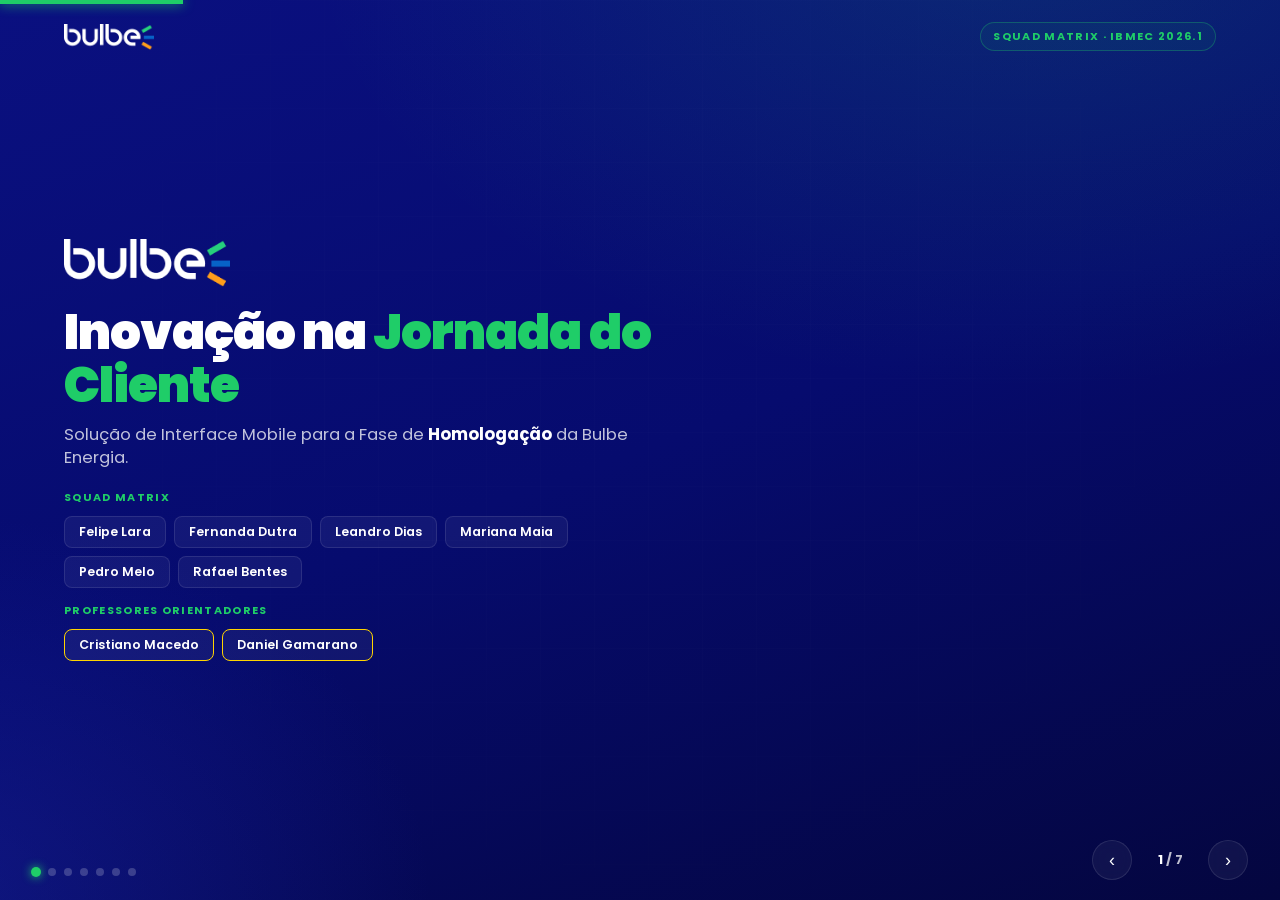
<file: apresentacao/index.html>
<!doctype html>
<html lang="pt-BR">
  <head>
    <meta charset="UTF-8" />
    <meta name="viewport" content="width=device-width, initial-scale=1.0" />
    <title>Bulbe Energia — Squad Matrix · Apresentação</title>
    <link rel="preconnect" href="https://fonts.googleapis.com" />
    <link rel="preconnect" href="https://fonts.gstatic.com" crossorigin />
    <link
      href="https://fonts.googleapis.com/css2?family=Poppins:wght@400;500;600;700;800;900&display=swap"
      rel="stylesheet"
    />
    <style>
      /* ==========================================================================
         APRESENTAÇÃO SQUAD MATRIX — IDENTIDADE VISUAL BULBE ENERGIA ORIGINAL
         ========================================================================== */
      :root {
        --bulbe-azul: #0a1080;
        --bulbe-azul-profundo: #060b6e;
        --bulbe-azul-noite: #04063f;
        --bulbe-azul-suave: #1b25a8;
        --bulbe-verde: #1fcd68;
        --bulbe-verde-forte: #16a356;
        --bulbe-amarelo: #ffd400;
        --bulbe-laranja: #ff9e1b;
        --bulbe-vermelho: #f60505;
        --branco: #ffffff;
        --azul-vidro: rgba(255, 255, 255, 0.05);
        --azul-vidro-borda: rgba(255, 255, 255, 0.1);
        --texto-suave: rgba(255, 255, 255, 0.75);
        --texto-fraco: rgba(255, 255, 255, 0.45);
      }
      * {
        box-sizing: border-box;
        margin: 0;
        padding: 0;
      }
      html,
      body {
        height: 100%;
        font-family:
          "Poppins",
          system-ui,
          -apple-system,
          sans-serif;
        background: var(--bulbe-azul-noite);
        color: #fff;
        overflow: hidden;
        -webkit-font-smoothing: antialiased;
      }
      .deck-bg {
        position: fixed;
        inset: 0;
        z-index: 0;
        background:
          radial-gradient(
            1200px 800px at 80% -10%,
            rgba(31, 205, 104, 0.15),
            transparent 60%
          ),
          radial-gradient(
            900px 700px at -5% 100%,
            rgba(27, 37, 168, 0.45),
            transparent 55%
          ),
          linear-gradient(160deg, #0a1080 0%, #060b6e 50%, #04063f 100%);
      }
      .deck-bg::before {
        content: "";
        position: absolute;
        inset: 0;
        opacity: 0.3;
        background-image:
          linear-gradient(rgba(255, 255, 255, 0.03) 1px, transparent 1px),
          linear-gradient(90deg, rgba(255, 255, 255, 0.03) 1px, transparent 1px);
        background-size: 54px 54px;
        mask-image: radial-gradient(
          circle at 50% 40%,
          #000 30%,
          transparent 85%
        );
      }
      .deck {
        position: relative;
        z-index: 1;
        height: 100vh;
        width: 100vw;
        overflow: hidden;
      }
      .track {
        display: flex;
        height: 100%;
        transition: transform 0.6s cubic-bezier(0.65, 0.05, 0.2, 1);
      }
      .slide {
        flex: 0 0 100vw;
        height: 100vh;
        padding: 84px 64px;
        display: flex;
        flex-direction: column;
        justify-content: center;
        position: relative;
      }

      .brandbar {
        position: fixed;
        top: 22px;
        left: 64px;
        right: 64px;
        z-index: 30;
        display: flex;
        align-items: center;
        justify-content: space-between;
        pointer-events: none;
      }
      .brandbar img {
        height: 26px;
      }
      .brandbar .squad-chip {
        font-size: 11px;
        font-weight: 700;
        letter-spacing: 0.12em;
        text-transform: uppercase;
        color: var(--bulbe-verde);
        border: 1px solid rgba(31, 205, 104, 0.3);
        padding: 5px 12px;
        border-radius: 999px;
        background: rgba(31, 205, 104, 0.06);
      }
      .eyebrow {
        display: inline-flex;
        align-items: center;
        gap: 8px;
        font-size: 12px;
        font-weight: 700;
        letter-spacing: 0.16em;
        text-transform: uppercase;
        color: var(--bulbe-verde);
        margin-bottom: 8px;
      }
      .eyebrow::before {
        content: "";
        width: 24px;
        height: 2px;
        background: var(--bulbe-verde);
      }
      .slide-num {
        position: absolute;
        top: 45%;
        right: 30px;
        transform: translateY(-50%);
        font-size: 160px;
        font-weight: 900;
        color: rgba(255, 255, 255, 0.015);
        line-height: 1;
        pointer-events: none;
        z-index: 0;
      }
      h2.headline {
        font-size: clamp(26px, 3.4vw, 44px);
        font-weight: 800;
        line-height: 1.1;
        letter-spacing: -0.02em;
        margin-bottom: 8px;
      }
      .accent {
        color: var(--bulbe-verde);
      }
      .accent-y {
        color: var(--bulbe-amarelo);
      }
      .sub {
        font-size: clamp(13.5px, 1.1vw, 16px);
        color: var(--texto-suave);
        font-weight: 400;
        line-height: 1.45;
        max-width: 72ch;
        margin-bottom: 12px;
      }
      .content-z {
        position: relative;
        z-index: 2;
        width: 100%;
      }

      /* Animações Originais */
      .track-animated [data-reveal] {
        opacity: 0;
        transform: translateY(16px);
      }
      .slide.is-active [data-reveal] {
        animation: reveal 0.6s cubic-bezier(0.2, 0.7, 0.2, 1) forwards;
        animation-delay: calc(var(--d, 0) * 1ms);
      }
      @keyframes reveal {
        to {
          opacity: 1;
          transform: translateY(0);
        }
      }
      .track-animated [data-reveal-x] {
        opacity: 0;
        transform: translateX(24px);
      }
      .slide.is-active [data-reveal-x] {
        animation: revealX 0.65s cubic-bezier(0.2, 0.7, 0.2, 1) forwards;
        animation-delay: calc(var(--d, 0) * 1ms);
      }
      @keyframes revealX {
        to {
          opacity: 1;
          transform: translateX(0);
        }
      }

      /* Grid e Componentes */
      .cover {
        display: grid;
        grid-template-columns: 1.25fr 1fr;
        align-items: center;
        gap: 32px;
      }
      .cover__logo {
        height: 48px;
        margin-bottom: 12px;
      }
      .cover h1 {
        font-size: clamp(32px, 3.8vw, 52px);
        font-weight: 900;
        line-height: 1.1;
        letter-spacing: -0.02em;
      }
      .cover__sub {
        font-size: clamp(15px, 1.3vw, 18px);
        color: var(--texto-suave);
        margin: 10px 0 20px;
        line-height: 1.4;
      }
      .squad {
        display: flex;
        flex-wrap: wrap;
        gap: 8px;
        max-width: 550px;
        margin-top: 14px;
      }
      .squad__title {
        width: 100%;
        font-size: 11px;
        letter-spacing: 0.12em;
        text-transform: uppercase;
        color: var(--bulbe-verde);
        font-weight: 700;
        margin-bottom: 2px;
      }
      .squad__name {
        font-size: 12.5px;
        font-weight: 600;
        color: #fff;
        padding: 6px 14px;
        border-radius: 8px;
        background: var(--azul-vidro);
        border: 1px solid var(--azul-vidro-borda);
      }
      .mascot-stage {
        position: relative;
        display: flex;
        align-items: center;
        justify-content: center;
        width: 100%;
      }
      .mascot {
        width: 100%;
        max-width: 320px;
        height: 500px;
        object-fit: contain;
        z-index: 2;
        filter: drop-shadow(0 20px 35px rgba(0, 0, 0, 0.35));
        animation: bob 4s ease-in-out infinite;
      }
      @keyframes bob {
        0%,
        100% {
          transform: translateY(0) rotate(-0.5deg);
        }
        50% {
          transform: translateY(-12px) rotate(0.5deg);
        }
      }

      .grid-2 {
        display: grid;
        grid-template-columns: 1.05fr 0.95fr;
        gap: 48px;
        align-items: center;
      }
      .bignum {
        font-size: 88px;
        font-weight: 900;
        line-height: 0.85;
        background: linear-gradient(180deg, #fff, var(--bulbe-amarelo));
        -webkit-background-clip: text;
        background-clip: text;
        -webkit-text-fill-color: transparent;
      }
      .bignum small {
        font-size: 20px;
        -webkit-text-fill-color: var(--bulbe-amarelo);
      }

      .timeline {
        position: relative;
        padding: 6px 0;
        margin: 16px 0 20px 0;
        display: flex;
        flex-direction: column;
        gap: 10px;
      }
      .timeline__bar {
        height: 6px;
        border-radius: 999px;
        background: rgba(255, 255, 255, 0.08);
        position: relative;
        overflow: hidden;
      }
      .timeline__fill {
        position: absolute;
        inset: 0;
        width: 0;
        background: linear-gradient(
          90deg,
          var(--bulbe-verde),
          var(--bulbe-amarelo) 60%,
          var(--bulbe-vermelho)
        );
        border-radius: 999px;
        transition: width 1.2s cubic-bezier(0.3, 0.8, 0.3, 1) 0.1s;
      }
      .is-active .timeline__fill.run {
        width: 100%;
      }
      .timeline__pts {
        display: flex;
        justify-content: space-between;
        width: 100%;
      }
      .timeline__pt b {
        display: block;
        font-size: 13px;
        font-weight: 700;
        line-height: 1.2;
      }
      .timeline__pt span {
        font-size: 11px;
        color: var(--texto-fraco);
        display: block;
        margin-top: 2px;
      }

      .pain-list {
        display: flex;
        flex-direction: column;
        gap: 10px;
      }
      .pain {
        display: flex;
        gap: 12px;
        padding: 12px 14px;
        border-radius: 10px;
        background: var(--azul-vidro);
        border: 1px solid var(--azul-vidro-borda);
      }
      .pain__icon {
        width: 32px;
        height: 32px;
        flex-shrink: 0;
        border-radius: 8px;
        display: grid;
        place-items: center;
        font-size: 14px;
        font-weight: 700;
        background: rgba(255, 255, 255, 0.04);
        color: var(--bulbe-verde);
        border: 1px solid var(--azul-vidro-borda);
      }
      .pain--crit {
        border-left: 3px solid var(--bulbe-vermelho);
      }
      .pain b {
        font-size: 14px;
        font-weight: 700;
      }
      .pain p {
        font-size: 12.5px;
        color: var(--texto-suave);
        margin-top: 1px;
        line-height: 1.35;
      }

      /* Layout Original Slide 3 */
      .hyp-flow {
        display: flex;
        align-items: center;
        gap: 10px;
        margin: 12px 0 20px;
      }
      .hyp-card {
        flex: 1;
        padding: 14px;
        border-radius: 12px;
        text-align: center;
        background: var(--azul-vidro);
        border: 1px solid var(--azul-vidro-borda);
      }
      .hyp-card b {
        display: block;
        font-size: 13.5px;
        margin-bottom: 2px;
      }
      .hyp-card span {
        display: block;
        font-size: 11.5px;
        color: var(--texto-suave);
        line-height: 1.3;
      }
      .hyp-plus {
        font-size: 18px;
        color: var(--bulbe-verde);
        font-weight: 800;
      }
      .hyp-result {
        flex: 1.1;
        padding: 16px;
        border-radius: 12px;
        text-align: center;
        background: linear-gradient(
          135deg,
          var(--bulbe-verde),
          var(--bulbe-verde-forte)
        );
        color: #04063f;
      }
      .hyp-result b {
        color: #04063f;
        font-weight: 800;
        font-size: 15px;
        display: block;
      }
      .hyp-result span {
        color: rgba(4, 6, 63, 0.85);
        font-weight: 600;
        font-size: 12px;
      }
      .just-grid {
        display: grid;
        grid-template-columns: repeat(3, 1fr);
        gap: 12px;
      }
      .just {
        padding: 14px;
        border-radius: 10px;
        background: var(--azul-vidro);
        border: 1px solid var(--azul-vidro-borda);
        border-top: 3px solid var(--bulbe-amarelo);
      }
      .just .n {
        font-size: 10px;
        font-weight: 800;
        color: var(--bulbe-amarelo);
        letter-spacing: 0.05em;
      }
      .just p {
        font-size: 12.5px;
        margin-top: 4px;
        line-height: 1.35;
        color: var(--texto-suave);
      }

      /* Iframe Original */
      .solution {
        display: grid;
        grid-template-columns: 260px 1fr;
        gap: 40px;
        align-items: center;
      }
      .phone {
        width: 250px;
        height: 500px;
        border-radius: 36px;
        padding: 8px;
        margin: 0 auto;
        background: linear-gradient(160deg, #1a2270, #04063f);
        box-shadow:
          0 25px 50px rgba(0, 0, 0, 0.4),
          inset 0 0 0 2px rgba(255, 255, 255, 0.08);
        position: relative;
      }
      .phone__screen {
        width: 100%;
        height: 100%;
        border-radius: 26px;
        overflow: hidden;
        background: #0a1080;
        position: relative;
        display: flex;
        justify-content: center;
        align-items: center;
      }
      .phone__screen iframe {
        width: 100%;
        height: 100%;
        border: 0;
        zoom: 0.6;
        display: block;
      }
      .phone-halo {
        position: absolute;
        inset: -15px;
        border-radius: 40px;
        z-index: -1;
        background: radial-gradient(
          circle,
          rgba(31, 205, 104, 0.2),
          transparent 70%
        );
        filter: blur(12px);
      }
      .feat-list {
        display: flex;
        flex-direction: column;
        gap: 12px;
        max-width: 650px;
      }
      .feat {
        display: flex;
        gap: 12px;
        padding: 14px;
        border-radius: 10px;
        background: var(--azul-vidro);
        border: 1px solid var(--azul-vidro-borda);
      }
      .feat__num {
        width: 32px;
        height: 32px;
        flex-shrink: 0;
        border-radius: 8px;
        display: grid;
        place-items: center;
        font-size: 13px;
        font-weight: 900;
        color: #04063f;
        background: linear-gradient(
          135deg,
          var(--bulbe-verde),
          var(--bulbe-amarelo)
        );
      }
      .feat__tag {
        font-size: 9.5px;
        font-weight: 700;
        color: var(--bulbe-amarelo);
        border: 1px solid rgba(255, 212, 0, 0.2);
        padding: 1px 6px;
        border-radius: 4px;
        background: rgba(255, 212, 0, 0.03);
        margin-left: 8px;
        text-transform: uppercase;
      }
      .feat b {
        font-size: 14.5px;
        font-weight: 800;
      }
      .feat p {
        font-size: 12.5px;
        color: var(--texto-suave);
        margin-top: 2px;
        line-height: 1.4;
      }

      /* Acessibilidade Original (Slide 12) */
      .a11y {
        display: grid;
        grid-template-columns: repeat(3, 1fr);
        gap: 16px;
        margin-top: 10px;
      }
      .a11y-card {
        padding: 20px 16px;
        border-radius: 14px;
        background: var(--azul-vidro);
        border: 1px solid var(--azul-vidro-borda);
      }
      .a11y-card .ico {
        width: 44px;
        height: 44px;
        border-radius: 10px;
        display: grid;
        place-items: center;
        font-size: 20px;
        margin-bottom: 12px;
        background: rgba(31, 205, 104, 0.1);
        border: 1px solid rgba(31, 205, 104, 0.2);
      }
      .a11y-card h3 {
        font-size: 16px;
        font-weight: 800;
        margin-bottom: 6px;
      }
      .a11y-card p {
        font-size: 12.5px;
        color: var(--texto-suave);
        line-height: 1.4;
      }
      .contrast-demo {
        display: flex;
        gap: 4px;
        margin-top: 10px;
      }
      .contrast-demo span {
        flex: 1;
        padding: 6px;
        border-radius: 4px;
        font-size: 10px;
        font-weight: 700;
        text-align: center;
      }
      .demo-btn {
        width: 100%;
        padding: 10px;
        border-radius: 8px;
        background: var(--bulbe-azul);
        color: #fff;
        font-weight: 700;
        font-size: 13px;
        text-align: center;
        border: 1px solid rgba(255, 255, 255, 0.1);
        margin-top: 10px;
      }

      /* KPIs Originais (Slide 13) */
      .kpis {
        display: grid;
        grid-template-columns: repeat(3, 1fr);
        gap: 16px;
        margin: 16px 0 24px;
      }
      .kpi {
        padding: 20px 16px;
        border-radius: 14px;
        background: var(--azul-vidro);
        border: 1px solid var(--azul-vidro-borda);
      }
      .kpi__tag {
        font-size: 26px;
        margin-bottom: 8px;
      }
      .kpi h3 {
        font-size: 16px;
        font-weight: 800;
        margin-bottom: 4px;
      }
      .kpi h3 .arrow-down {
        color: var(--bulbe-verde);
      }
      .kpi h3 .arrow-up {
        color: var(--bulbe-amarelo);
      }
      .kpi p {
        font-size: 12.5px;
        color: var(--texto-suave);
        line-height: 1.4;
      }
      .kpi--down {
        border-top: 3px solid var(--bulbe-verde);
      }
      .kpi--up {
        border-top: 3px solid var(--bulbe-amarelo);
      }
      .closing {
        display: flex;
        align-items: center;
        gap: 16px;
        padding: 16px 24px;
        border-radius: 12px;
        background: linear-gradient(
          135deg,
          rgba(31, 205, 104, 0.1),
          rgba(255, 212, 0, 0.04)
        );
        border: 1px solid rgba(31, 205, 104, 0.25);
        width: 100%;
        margin-top: auto;
      }
      .mini-mascot {
        width: 100px;
        height: 100px;
        object-fit: contain;
      }
      .closing__txt b {
        font-size: 20px;
        font-weight: 900;
      }
      .closing__txt span {
        display: block;
        font-size: 12.5px;
        color: var(--texto-suave);
        margin-top: 1px;
      }
      .closing img.logo {
        height: 24px;
        margin-left: auto;
      }

      /* Controles Globais */
      .progress {
        position: fixed;
        top: 0;
        left: 0;
        height: 4px;
        background: var(--bulbe-verde);
        z-index: 40;
        transition: width 0.6s ease;
        box-shadow: 0 0 12px var(--bulbe-verde);
      }
      .nav {
        position: fixed;
        bottom: 20px;
        right: 32px;
        z-index: 40;
        display: flex;
        align-items: center;
        gap: 14px;
      }
      .nav__btn {
        width: 40px;
        height: 40px;
        border-radius: 50%;
        border: 1px solid var(--azul-vidro-borda);
        background: var(--azul-vidro);
        color: #fff;
        font-size: 18px;
        display: grid;
        place-items: center;
        cursor: pointer;
        backdrop-filter: blur(8px);
        transition: all 0.2s ease;
      }
      .nav__btn:hover {
        background: var(--bulbe-verde);
        color: #04063f;
        border-color: var(--bulbe-verde);
        transform: scale(1.05);
      }
      .nav__count {
        font-size: 13px;
        font-weight: 700;
        color: var(--texto-suave);
        min-width: 48px;
        text-align: center;
      }
      .nav__count b {
        color: #fff;
      }
      .dots {
        position: fixed;
        bottom: 24px;
        left: 32px;
        z-index: 40;
        display: flex;
        gap: 8px;
      }
      .dot {
        width: 8px;
        height: 8px;
        border-radius: 50%;
        background: rgba(255, 255, 255, 0.2);
        cursor: pointer;
        transition: all 0.3s ease;
      }
      .dot.is-active {
        background: var(--bulbe-verde);
        transform: scale(1.25);
        box-shadow: 0 0 8px var(--bulbe-verde);
      }
      .hint {
        position: fixed;
        bottom: 24px;
        left: 50%;
        transform: translateX(-50%);
        z-index: 40;
        font-size: 11px;
        color: var(--texto-fraco);
        letter-spacing: 0.05em;
        animation: fadeHint 1s ease 3s forwards;
        opacity: 1;
      }
      .hint kbd {
        background: var(--azul-vidro);
        border: 1px solid var(--azul-vidro-borda);
        border-radius: 4px;
        padding: 1px 5px;
        font-family: inherit;
        font-size: 10px;
      }
      @keyframes fadeHint {
        to {
          opacity: 0;
          visibility: hidden;
        }
      }
    </style>
  </head>
  <body>
    <div class="deck-bg"></div>
    <div class="progress" id="progress"></div>
    <div class="brandbar">
      <img
        src="../public/logo.png"
        alt="Bulbe Energia"
        onerror="this.style.display = 'none'"
      />
      <span class="squad-chip">Squad Matrix · Ibmec 2026.1</span>
    </div>

    <div class="deck">
      <div class="track track-animated" id="track">
        <section class="slide cover">
          <div class="content-z">
            <img
              class="cover__logo"
              src="../public/logo.png"
              alt="Bulbe"
              data-reveal
              style="--d: 0"
              onerror="this.style.display = 'none'"
            />
            <h1 data-reveal style="--d: 120">
              Inovação na <span class="accent">Jornada do Cliente</span>
            </h1>
            <p class="cover__sub" data-reveal style="--d: 240">
              Solução de Interface Mobile para a Fase de
              <b style="color: #fff">Homologação</b> da Bulbe Energia.
            </p>

            <div class="squad" data-reveal style="--d: 360">
              <span class="squad__title">Squad Matrix</span>
              <span class="squad__name">Felipe Lara</span>
              <span class="squad__name">Fernanda Dutra</span>
              <span class="squad__name">Leandro Dias</span>
              <span class="squad__name">Mariana Maia</span>
              <span class="squad__name">Pedro Melo</span>
              <span class="squad__name">Rafael Bentes</span>
            </div>

            <div
              class="squad"
              data-reveal
              style="--d: 460"
              style="margin-top: 24px"
            >
              <span class="squad__title">Professores Orientadores</span>
              <span
                class="squad__name"
                style="border-color: var(--bulbe-amarelo)"
                >Cristiano Macedo</span
              >
              <span
                class="squad__name"
                style="border-color: var(--bulbe-amarelo)"
                >Daniel Gamarano</span
              >
            </div>
          </div>
        </section>

        <section class="slide">
          <span class="slide-num">02</span>
          <div class="content-z">
            <span class="eyebrow" data-reveal
              >O Contexto e a Dor do Negócio</span
            >
            <h2 class="headline" data-reveal style="--d: 80">
              O Gargalo dos <span class="accent-y">90 Dias</span>
            </h2>
            <div class="grid-2">
              <div>
                <div class="bignum" data-reveal style="--d: 140">
                  <span data-count="90" data-suffix="">0</span
                  ><small> dias</small>
                </div>
                <p class="sub" data-reveal style="--d: 200; margin-top: 2px">
                  A homologação regulatória junto à CEMIG demanda de
                  <b style="color: #fff">90 a 120 dias</b>, gerando um hiato
                  inativo crítico para a retenção inicial.
                </p>
                <div class="timeline" data-reveal style="--d: 260">
                  <div class="timeline__bar">
                    <div class="timeline__fill" id="t2fill"></div>
                  </div>
                  <div class="timeline__pts">
                    <div class="timeline__pt">
                      <b class="accent">Dia 0</b><span>Adesão</span>
                    </div>
                    <div class="timeline__pt">
                      <b>Vácuo Operacional</b><span>Sem feedback</span>
                    </div>
                    <div class="timeline__pt">
                      <b style="color: var(--bulbe-vermelho)">~120</b
                      ><span>1ª Cobrança</span>
                    </div>
                  </div>
                </div>
              </div>
              <div class="pain-list">
                <div class="pain pain--crit" data-reveal style="--d: 180">
                  <div class="pain__icon">1</div>
                  <div>
                    <b>Esquecimento Contratual</b>
                    <p>
                      Meses de espera ociosa causam o desengajamento da
                      assinatura.
                    </p>
                  </div>
                </div>
                <div class="pain pain--crit" data-reveal style="--d: 240">
                  <div class="pain__icon">2</div>
                  <div>
                    <b>Insegurança e Desconfiança</b>
                    <p>
                      A falta de feedback ativo faz o cliente duvidar da
                      eficiência da plataforma.
                    </p>
                  </div>
                </div>
                <div class="pain pain--crit" data-reveal style="--d: 360">
                  <div class="pain__icon">3</div>
                  <div>
                    <b>Inadimplência Crítica Inicial</b>
                    <p>
                      Clientes não pagam o boleto inicial por estranharem a
                      cobrança tardia.
                    </p>
                  </div>
                </div>
              </div>
            </div>
          </div>
        </section>

        <section class="slide">
          <span class="slide-num">03</span>
          <div class="content-z">
            <span class="eyebrow" data-reveal>Hipótese e Estratégia</span>
            <h2 class="headline" data-reveal style="--d: 80">
              Transformando <span class="accent">Espera</span> em
              <span class="accent-y">Valor Percebido</span>
            </h2>
            <p class="sub" data-reveal style="--d: 120">
              Se oferecermos acompanhamento em tempo real + simulações claras +
              benefícios antes do faturamento, reduzimos a ansiedade e engajamos
              o cliente no app.
            </p>
            <div class="hyp-flow">
              <div class="hyp-card" data-reveal style="--d: 180">
                <b>Acompanhamento</b
                ><span>Status em tempo real da homologação</span>
              </div>
              <div class="hyp-plus" data-reveal style="--d: 240">+</div>
              <div class="hyp-card" data-reveal style="--d: 280">
                <b>Simulação</b><span>Economia clara antes da 1ª fatura</span>
              </div>
              <div class="hyp-plus" data-reveal style="--d: 320">+</div>
              <div class="hyp-card" data-reveal style="--d: 360">
                <b>Benefícios</b><span>Vantagens reais imediatas</span>
              </div>
              <div class="hyp-plus" data-reveal style="--d: 400">→</div>
              <div class="hyp-result" data-reveal style="--d: 440">
                <b>Engajamento</b><span>Menos ansiedade, mais confiança</span>
              </div>
            </div>
            <div class="just-grid">
              <div class="just" data-reveal style="--d: 500">
                <span class="n">01 · NEGÓCIO</span>
                <p>Proteção do faturamento recorrente da Bulbe.</p>
              </div>
              <div class="just" data-reveal style="--d: 560">
                <span class="n">02 · OPERAÇÃO</span>
                <p>
                  Redução drástica do esforço e custo de atendimento manual.
                </p>
              </div>
              <div class="just" data-reveal style="--d: 620">
                <span class="n">03 · RELAÇÃO</span>
                <p>Confiança imediata com as Classes B, C e D.</p>
              </div>
            </div>
          </div>
        </section>

        <section class="slide">
          <span class="slide-num">04</span>
          <div class="content-z grid-2">
            <div class="mascot-stage" data-reveal style="--d: 100">
              <img
                class="mascot"
                src="../public/bulbinho-feliz.png"
                alt="Bulbinho Sorrindo Alegre"
                onerror="
                  this.src =
                    'https://placehold.co/320x450/1fcd68/ffffff?text=Bulbinho'
                "
              />
            </div>
            <div>
              <span class="eyebrow" data-reveal>O Rosto da Marca</span>
              <h2 class="headline" data-reveal style="--d: 80">
                Olá, eu sou o <span class="accent">Bulbinho!</span>
              </h2>
              <p class="sub" data-reveal style="--d: 140">
                Criado para humanizar a tecnologia e ser o guia do cliente na
                jornada de energia limpa.
              </p>

              <div class="pain-list" style="margin-top: 20px">
                <div
                  class="pain"
                  data-reveal
                  style="--d: 200"
                  style="border-left: 3px solid var(--bulbe-amarelo)"
                >
                  <div
                    class="pain__icon"
                    style="
                      color: var(--bulbe-amarelo);
                      border-color: rgba(255, 212, 0, 0.2);
                    "
                  >
                    💡
                  </div>
                  <div>
                    <b>A Importância de ter um Mascote</b>
                    <p>
                      O mascote quebra a barreira técnica e cria identificação.
                      Ele aproxima a marca do usuário, gerando confiança e
                      empatia em um setor tradicionalmente complexo e frio.
                    </p>
                  </div>
                </div>
                <div
                  class="pain"
                  data-reveal
                  style="--d: 280"
                  style="border-left: 3px solid var(--bulbe-verde)"
                >
                  <div
                    class="pain__icon"
                    style="
                      color: var(--bulbe-verde);
                      border-color: rgba(31, 205, 104, 0.2);
                    "
                  >
                    👆
                  </div>
                  <div>
                    <b>Como eu sou acionado?</b>
                    <p>
                      Atuo como um assistente contextual. O Bulbinho aparece em
                      <i>tooltips</i> (dicas interativas) para explicar
                      informações difíceis (como taxas da distribuidora)
                      exatamente na hora que o usuário tem dúvidas.
                    </p>
                  </div>
                </div>
              </div>
            </div>
          </div>
        </section>

        <section class="slide">
          <span class="slide-num">05</span>
          <div class="content-z solution">
            <div data-reveal style="--d: 100">
              <div class="phone">
                <div class="phone-halo"></div>
                <div class="phone__screen">
                  <iframe
                    data-src="../src/index.html"
                    title="Onboarding Interativo"
                    scrolling="no"
                  ></iframe>
                </div>
              </div>
            </div>
            <div>
              <span class="eyebrow" data-reveal-x style="--d: 60"
                >Solução de Interface Unificada</span
              >
              <h2 class="headline" data-reveal-x style="--d: 120">
                A Jornada <span class="accent">Completa</span> do Usuário
              </h2>
              <div class="feat-list">
                <div class="feat" data-reveal-x style="--d: 180">
                  <div class="feat__num">1</div>
                  <div>
                    <b>Onboarding Didático</b
                    ><span class="feat__tag">Transparência</span>
                    <p>
                      Explicação visual em 3 passos de como o desconto é gerado
                      e injetado na conta de luz, alinhando as expectativas
                      desde o início.
                    </p>
                  </div>
                </div>
                <div class="feat" data-reveal-x style="--d: 240">
                  <div class="feat__num">2</div>
                  <div>
                    <b>Status em Tempo Real</b
                    ><span class="feat__tag">Fim da Ansiedade</span>
                    <p>
                      O cliente sabe exatamente em qual etapa (Bulbe ou CEMIG)
                      sua solicitação está, reduzindo a ansiedade e chamados no
                      suporte.
                    </p>
                  </div>
                </div>
                <div class="feat" data-reveal-x style="--d: 300">
                  <div class="feat__num">3</div>
                  <div>
                    <b>Clube de Benefícios</b
                    ><span class="feat__tag">Engajamento</span>
                    <p>
                      "Impulsione sua primeira fatura" liberando parcerias com
                      cashback e descontos. O usuário se acostuma a abrir o app
                      antes mesmo de pagar.
                    </p>
                  </div>
                </div>
              </div>
            </div>
          </div>
        </section>

        <section class="slide">
          <span class="slide-num">06</span>
          <div class="content-z">
            <span class="eyebrow" data-reveal
              >Diferenciais de Acessibilidade Mobile</span
            >
            <h2 class="headline" data-reveal style="--d: 80">
              Design Inclusivo
              <span class="accent">para Todos os Públicos</span>
            </h2>
            <p class="sub" data-reveal style="--d: 140">
              Pensado para usuários reais, focando em simplicidade e clareza
              para qualquer dispositivo de entrada.
            </p>
            <div class="a11y">
              <div class="a11y-card" data-reveal style="--d: 220">
                <div class="ico">🔆</div>
                <h3>Contraste WCAG</h3>
                <p>
                  Cores institucionais aplicadas com alto contraste para
                  garantir leitura nítida.
                </p>
                <div class="contrast-demo">
                  <span style="background: var(--bulbe-azul); color: #fff"
                    >AA ✓</span
                  >
                  <span style="background: var(--bulbe-verde); color: #04063f"
                    >AA ✓</span
                  >
                  <span style="background: var(--bulbe-amarelo); color: #04063f"
                    >AA ✓</span
                  >
                </div>
              </div>
              <div class="a11y-card" data-reveal style="--d: 320">
                <div class="ico">💬</div>
                <h3>Linguagem humanizada</h3>
                <p>
                  O mascote Bulbinho traduz conceitos regulatórios e fiscais
                  complexos em diálogos simples.
                </p>
              </div>
              <div class="a11y-card" data-reveal style="--d: 420">
                <div class="ico">👆</div>
                <h3>Botões ampliados</h3>
                <p>
                  Elementos de clique grandes e full-width, fáceis de tocar em
                  celulares Android de entrada.
                </p>
                <div class="demo-btn">Quero economizar →</div>
              </div>
            </div>
          </div>
        </section>

        <section class="slide">
          <span class="slide-num">07</span>
          <div class="content-z">
            <span class="eyebrow" data-reveal
              >Conclusão e Impacto nos KPIs</span
            >
            <h2 class="headline" data-reveal style="--d: 60">
              Resultados Esperados <span class="accent">para a Bulbe</span>
            </h2>
            <div class="kpis">
              <div class="kpi kpi--down" data-reveal style="--d: 140">
                <div class="kpi__tag">📉</div>
                <h3>
                  <span class="arrow-down">Redução</span> da Inadimplência
                </h3>
                <p>
                  O acompanhamento transparente elimina a desconfiança no
                  recebimento da primeira conta.
                </p>
              </div>
              <div class="kpi kpi--down" data-reveal style="--d: 200">
                <div class="kpi__tag">📉</div>
                <h3><span class="arrow-down">Queda</span> no Churn Precoce</h3>
                <p>
                  O Clube de Benefícios retém o cliente engajado durante os 90
                  dias de espera da distribuidora.
                </p>
              </div>
              <div class="kpi kpi--up" data-reveal style="--d: 260">
                <div class="kpi__tag">📈</div>
                <h3>
                  <span class="arrow-up">Aumento</span> em NPS e Engajamento
                </h3>
                <p>
                  Transforma uma experiência frustrante em um ecossistema
                  digital transparente e focado no usuário.
                </p>
              </div>
            </div>
            <div class="closing" data-reveal style="--d: 340">
              <img
                class="mini-mascot"
                src="../public/bulbinho-normal.png"
                alt="Bulbinho Feliz"
                onerror="
                  this.src = 'https://placehold.co/100x100/1fcd68/ffffff?text=B'
                "
              />
              <div class="closing__txt">
                <b>Obrigado! 💚</b>
                <span
                  >Squad Matrix — Ibmec 2026.1 · Felipe Lara · Fernanda Dutra ·
                  Leandro Dias · Mariana Maia · Pedro Melo · Rafael Bentes</span
                >
              </div>
              <img
                class="logo"
                src="../public/logo.png"
                alt="Bulbe Energia"
                onerror="this.style.display = 'none'"
              />
            </div>
          </div>
        </section>
      </div>
    </div>

    <div class="dots" id="dots"></div>
    <div class="hint">
      Use <kbd>←</kbd> <kbd>→</kbd> ou <kbd>espaço</kbd> para navegar
    </div>
    <div class="nav">
      <button class="nav__btn" id="prev" aria-label="Anterior">‹</button>
      <span class="nav__count"
        ><b id="cur">1</b> / <span id="total">7</span></span
      >
      <button class="nav__btn" id="next" aria-label="Próximo">›</button>
    </div>

    <script>
      const track = document.getElementById("track");
      const slides = Array.from(track.children);
      const total = slides.length;
      let current = 0;
      const isMobile = () => window.innerWidth <= 768;
      const dotsWrap = document.getElementById("dots");

      slides.forEach((_, i) => {
        const d = document.createElement("div");
        d.className = "dot";
        d.addEventListener("click", () => go(i));
        dotsWrap.appendChild(d);
      });
      const dots = Array.from(dotsWrap.children);
      document.getElementById("total").textContent = total;

      function go(i) {
        current = Math.max(0, Math.min(total - 1, i));
        if (isMobile()) {
          slides[current].scrollIntoView({
            behavior: "smooth",
            block: "start",
          });
        } else {
          track.style.transform = `translateX(-${current * 100}vw)`;
        }
        slides.forEach((s, idx) =>
          s.classList.toggle("is-active", idx === current),
        );
        dots.forEach((d, idx) =>
          d.classList.toggle("is-active", idx === current),
        );
        document.getElementById("cur").textContent = current + 1;
        document.getElementById("progress").style.width =
          `${((current + 1) / total) * 100}%`;
        activate(slides[current]);
      }

      function activate(slide) {
        slide.querySelectorAll("[data-count]").forEach((el) => {
          const target = +el.dataset.count;
          const suffix = el.dataset.suffix || "";
          let start = null;
          const dur = 1200;
          function step(ts) {
            if (!start) start = ts;
            const p = Math.min((ts - start) / dur, 1);
            const eased = 1 - Math.pow(1 - p, 3);
            el.textContent = Math.round(eased * target) + suffix;
            if (p < 1) requestAnimationFrame(step);
          }
          requestAnimationFrame(step);
        });
        slide.querySelectorAll(".bar-fill, .timeline__fill").forEach((b) => {
          b.classList.remove("run");
          void b.offsetWidth;
          setTimeout(() => b.classList.add("run"), 150);
        });
        slide.querySelectorAll("iframe[data-src]").forEach((f) => {
          if (!f.src) f.src = f.dataset.src;
        });
      }

      document
        .getElementById("next")
        .addEventListener("click", () => go(current + 1));
      document
        .getElementById("prev")
        .addEventListener("click", () => go(current - 1));
      document.addEventListener("keydown", (e) => {
        if (e.key === "ArrowRight" || e.key === " " || e.key === "PageDown") {
          e.preventDefault();
          go(current + 1);
        } else if (e.key === "ArrowLeft" || e.key === "PageUp") {
          e.preventDefault();
          go(current - 1);
        } else if (e.key === "Home") go(0);
        else if (e.key === "End") go(total - 1);
      });
      window.addEventListener("resize", () => {
        if (!isMobile())
          track.style.transform = `translateX(-${current * 100}vw)`;
        else track.style.transform = "";
      });
      go(0);
    </script>
  </body>
</html>
</file>
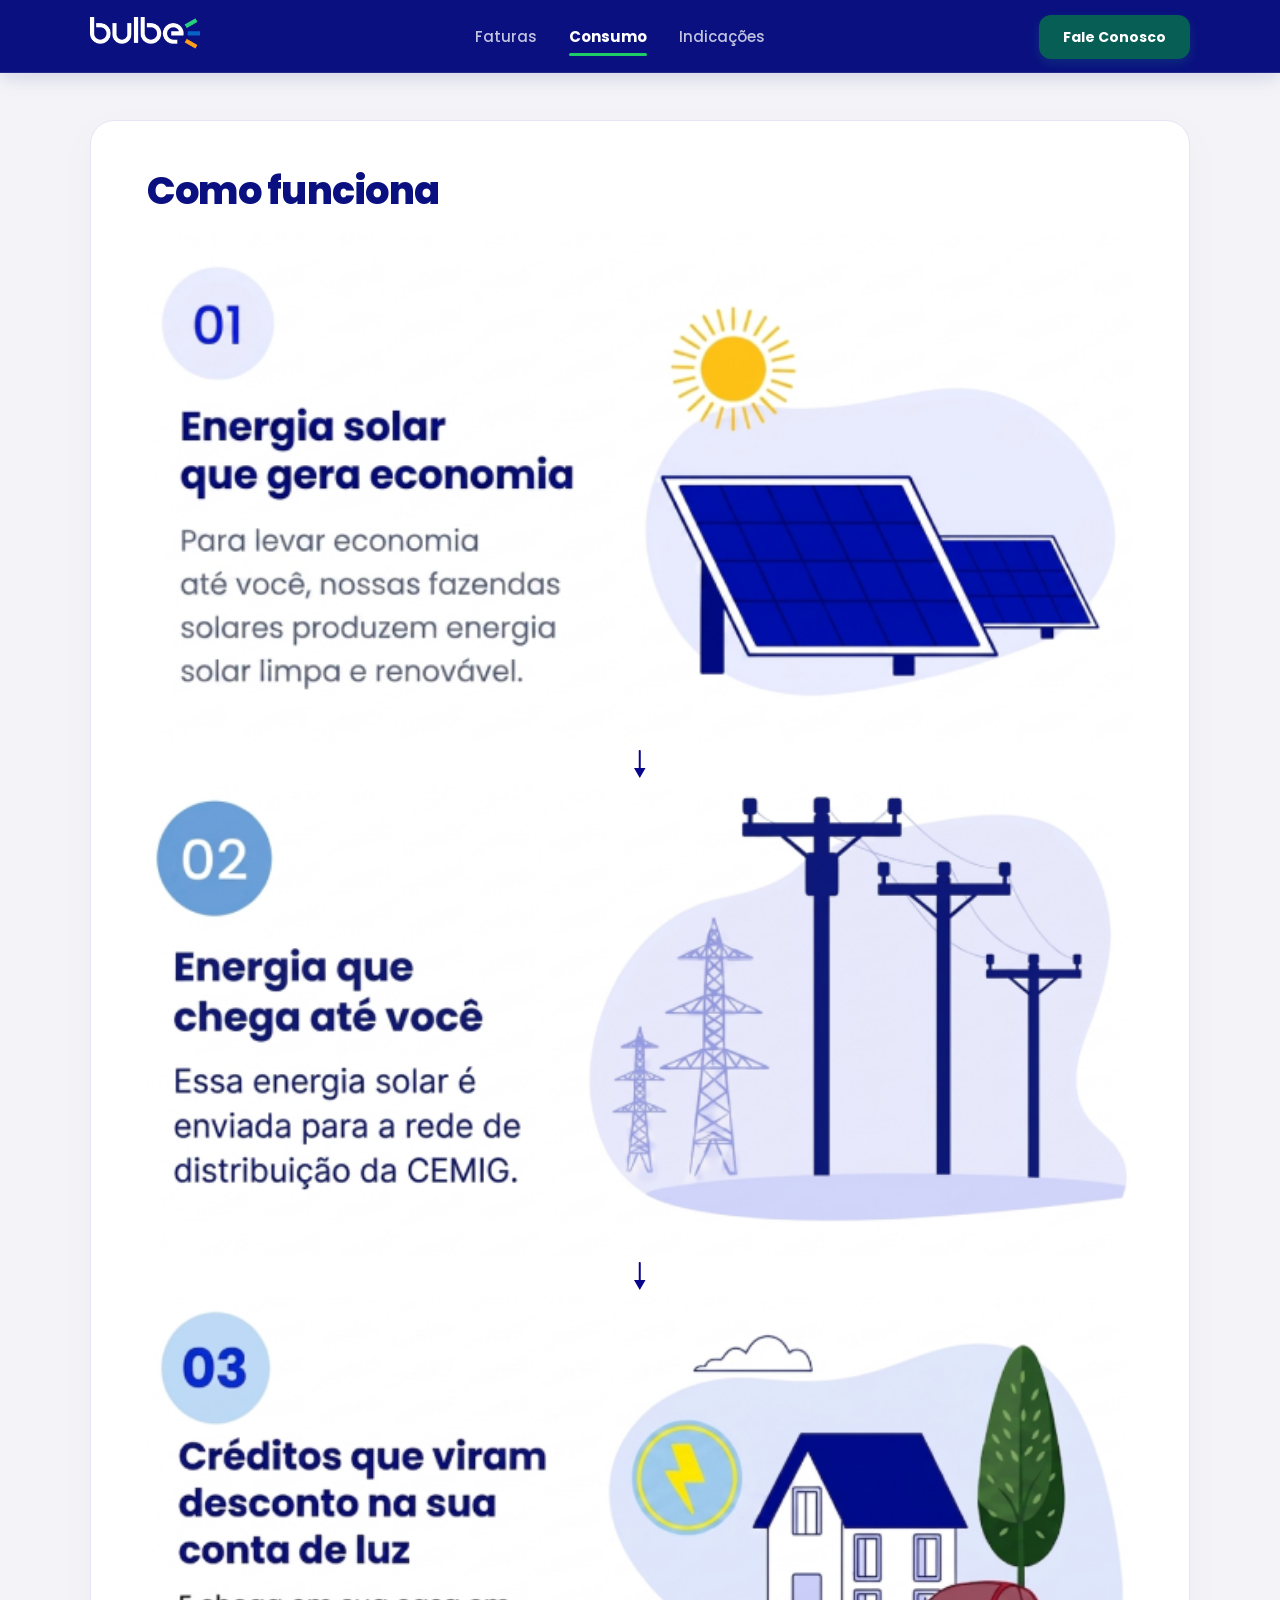
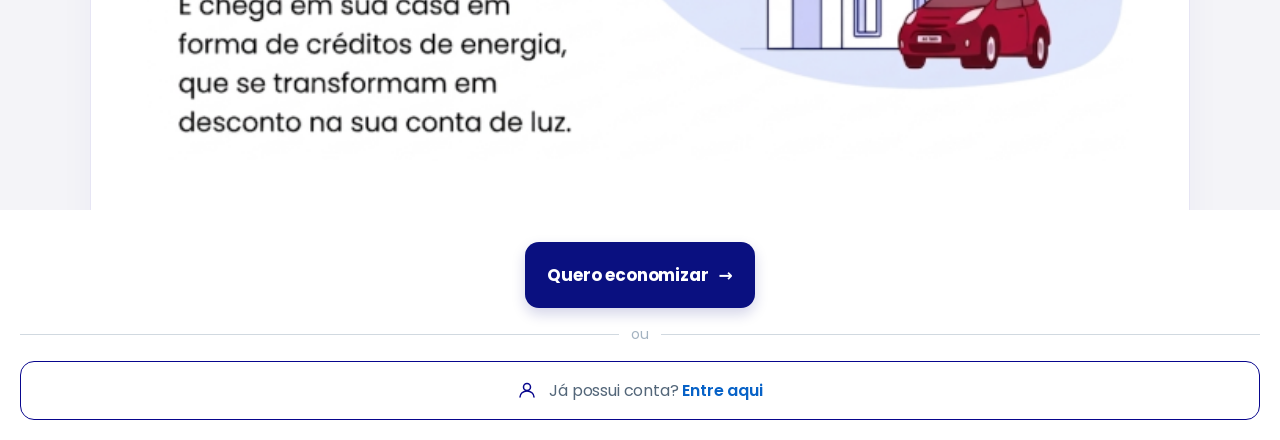
<file: src/index.html>
<!DOCTYPE html>
<html lang="pt-BR">

<head>
  <meta charset="UTF-8" />
  <meta name="viewport" content="width=device-width, initial-scale=1.0" />
  <title>Bulbe — Como funciona</title>
  <link rel="preconnect" href="https://fonts.googleapis.com" />
  <link rel="preconnect" href="https://fonts.gstatic.com" crossorigin />
  <link href="https://fonts.googleapis.com/css2?family=Poppins:wght@400;500;600;700;800&display=swap"
    rel="stylesheet" />
  <link rel="stylesheet" href="styles.css" />
</head>

<body>
  <div class="screen">
    <bulbe-header-desktop active-tab="consumo"></bulbe-header-desktop>
    <bulbe-header></bulbe-header>

    <bulbe-banner></bulbe-banner>

    <bulbe-sheet style="padding-bottom: 230px;">
      <h1 class="titulo-como-funciona">Como funciona</h1>

      <div class="passos">
        <img src="../public/como-funciona-1.png"
          alt="Passo 01: Energia solar que gera economia — nossas fazendas solares produzem energia limpa e renovável."
          class="passo__imagem" />

        <div class="seta-separador" aria-hidden="true">
          <img src="../public/seta-baixo.png" alt="" class="seta-separador__icone" />
        </div>

        <img src="../public/como-funciona-2.png"
          alt="Passo 02: Energia que chega até você — essa energia solar é enviada para a rede de distribuição da CEMIG."
          class="passo__imagem" />

        <div class="seta-separador" aria-hidden="true">
          <img src="../public/seta-baixo.png" alt="" class="seta-separador__icone" />
        </div>

        <img src="../public/como-funciona-3.png"
          alt="Passo 03: Créditos que viram desconto na sua conta de luz — chega em forma de créditos de energia que se transformam em desconto."
          class="passo__imagem" />
      </div>
    </bulbe-sheet>

    <div class="cta-stack">
      <a href="simular-desconto-nao-logado.html" class="btn-quero-economizar">
        Quero economizar <span aria-hidden="true">→</span>
      </a>
      <div class="cta-divisor">ou</div>
      <a href="status-pedido.html" class="btn-entrar" id="btn-entrar">
        <svg width="20" height="20" viewBox="0 0 20 20" fill="none" aria-hidden="true">
          <circle cx="10" cy="7" r="3.5" stroke="#08068d" stroke-width="1.5" />
          <path d="M3 17c0-3.314 3.134-6 7-6s7 2.686 7 6" stroke="#08068d" stroke-width="1.5" stroke-linecap="round" />
        </svg>
        <span>Já possui conta? <span class="btn-entrar__accent">Entre aqui</span></span>
      </a>
    </div>
  </div>

  <script src="components.js"></script>
</body>

</html>
</file>
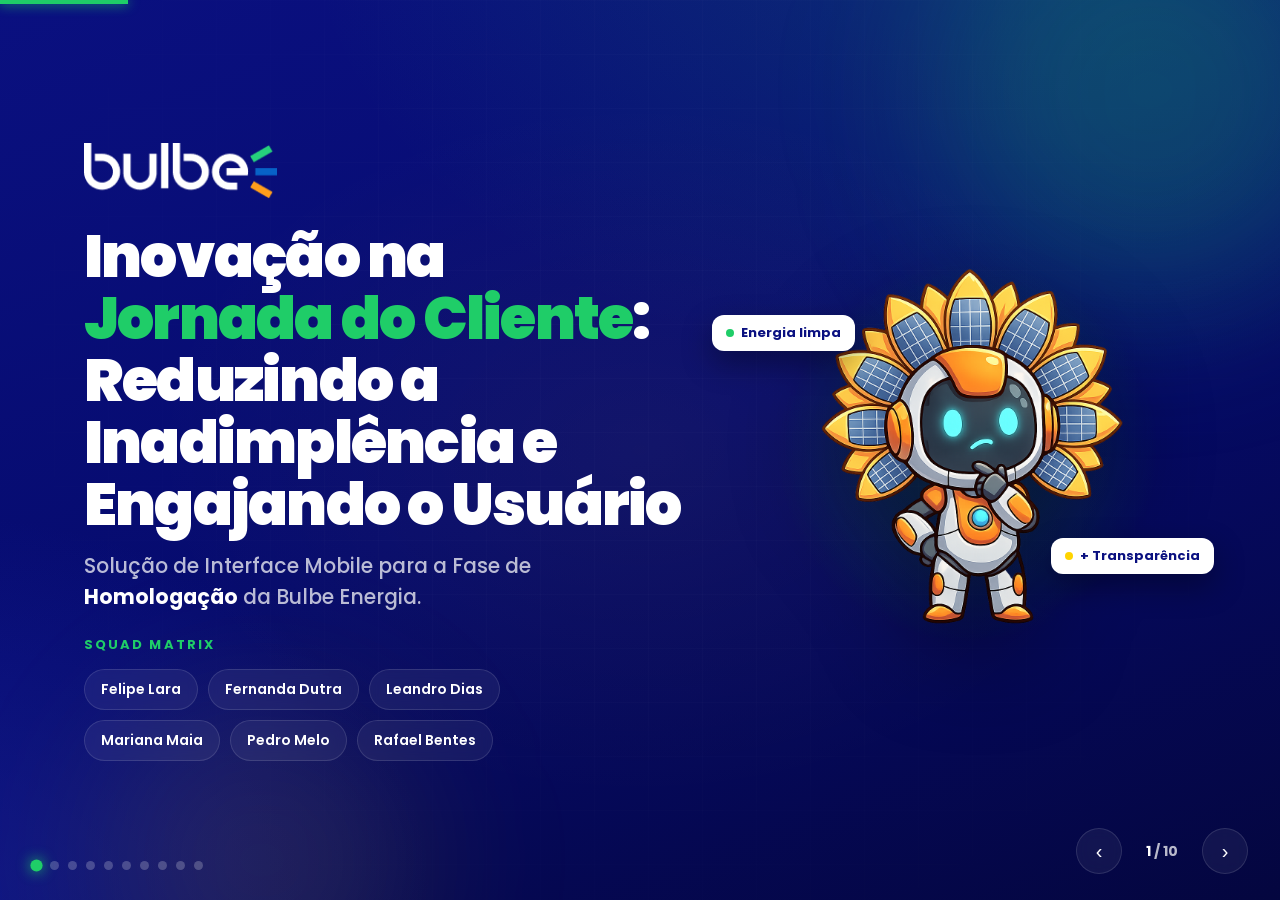
<file: apresentacao.html>
<!DOCTYPE html>
<html lang="pt-BR">

<head>
  <meta charset="UTF-8" />
  <meta name="viewport" content="width=device-width, initial-scale=1.0" />
  <title>Bulbe Energia — Squad Matrix · Apresentação</title>
  <link rel="preconnect" href="https://fonts.googleapis.com" />
  <link rel="preconnect" href="https://fonts.gstatic.com" crossorigin />
  <link href="https://fonts.googleapis.com/css2?family=Poppins:wght@400;500;600;700;800;900&display=swap"
    rel="stylesheet" />
  <style>
    /* ==========================================================================
       APRESENTAÇÃO SQUAD MATRIX — IDENTIDADE VISUAL BULBE ENERGIA
       ========================================================================== */
    :root {
      --bulbe-azul: #0A1080;
      --bulbe-azul-profundo: #060B6E;
      --bulbe-azul-noite: #04063f;
      --bulbe-azul-suave: #1B25A8;
      --bulbe-verde: #1FCD68;
      --bulbe-verde-forte: #16A356;
      --bulbe-amarelo: #FFD400;
      --bulbe-laranja: #FF9E1B;
      --bulbe-vermelho: #F60505;
      --branco: #ffffff;
      --azul-vidro: rgba(255, 255, 255, 0.06);
      --azul-vidro-borda: rgba(255, 255, 255, 0.12);
      --texto-suave: rgba(255, 255, 255, 0.72);
      --texto-fraco: rgba(255, 255, 255, 0.5);
    }

    * {
      box-sizing: border-box;
      margin: 0;
      padding: 0;
    }

    html,
    body {
      height: 100%;
      font-family: 'Poppins', system-ui, -apple-system, sans-serif;
      background: var(--bulbe-azul-noite);
      color: #fff;
      overflow: hidden;
      -webkit-font-smoothing: antialiased;
    }

    /* ---------- Fundo institucional com brilho verde e malha de painéis solares ---------- */
    .deck-bg {
      position: fixed;
      inset: 0;
      z-index: 0;
      background:
        radial-gradient(1200px 800px at 80% -10%, rgba(31, 205, 104, 0.18), transparent 60%),
        radial-gradient(900px 700px at -5% 100%, rgba(27, 37, 168, 0.55), transparent 55%),
        radial-gradient(700px 500px at 50% 50%, rgba(255, 212, 0, 0.05), transparent 70%),
        linear-gradient(160deg, #0A1080 0%, #060B6E 50%, #04063f 100%);
    }

    .deck-bg::before {
      content: "";
      position: absolute;
      inset: 0;
      opacity: 0.4;
      background-image:
        linear-gradient(rgba(255, 255, 255, 0.04) 1px, transparent 1px),
        linear-gradient(90deg, rgba(255, 255, 255, 0.04) 1px, transparent 1px);
      background-size: 54px 54px;
      mask-image: radial-gradient(circle at 50% 40%, #000 30%, transparent 85%);
      -webkit-mask-image: radial-gradient(circle at 50% 40%, #000 30%, transparent 85%);
    }

    .glow {
      position: fixed;
      border-radius: 50%;
      filter: blur(80px);
      z-index: 0;
      pointer-events: none;
      animation: float 14s ease-in-out infinite;
    }

    .glow--green {
      width: 420px;
      height: 420px;
      background: rgba(31, 205, 104, 0.22);
      top: -120px;
      right: -80px;
    }

    .glow--yellow {
      width: 320px;
      height: 320px;
      background: rgba(255, 212, 0, 0.10);
      bottom: -120px;
      left: 8%;
      animation-delay: -5s;
    }

    @keyframes float {

      0%,
      100% {
        transform: translate(0, 0);
      }

      50% {
        transform: translate(-30px, 40px);
      }
    }

    /* ---------- Estrutura do deck ---------- */
    .deck {
      position: relative;
      z-index: 1;
      height: 100vh;
      width: 100vw;
      overflow: hidden;
    }

    .track {
      display: flex;
      height: 100%;
      transition: transform 0.7s cubic-bezier(0.65, 0.05, 0.2, 1);
    }

    .slide {
      flex: 0 0 100vw;
      height: 100vh;
      padding: 92px 84px 88px;
      display: flex;
      flex-direction: column;
      justify-content: center;
      position: relative;
      overflow: hidden;
    }

    /* ---------- Marca: chip do squad e logo ---------- */
    .brandbar {
      position: fixed;
      top: 26px;
      left: 84px;
      right: 84px;
      z-index: 30;
      display: flex;
      align-items: center;
      justify-content: space-between;
      pointer-events: none;
      transition: opacity 0.4s ease;
    }

    body.on-cover .brandbar {
      opacity: 0;
    }

    .brandbar img {
      height: 30px;
      filter: drop-shadow(0 2px 8px rgba(0, 0, 0, 0.4));
    }

    .brandbar .squad-chip {
      font-size: 12px;
      font-weight: 700;
      letter-spacing: 0.14em;
      text-transform: uppercase;
      color: var(--bulbe-verde);
      border: 1px solid rgba(31, 205, 104, 0.4);
      padding: 6px 14px;
      border-radius: 999px;
      background: rgba(31, 205, 104, 0.08);
    }

    /* ---------- Tipografia ---------- */
    .eyebrow {
      display: inline-flex;
      align-items: center;
      gap: 9px;
      font-size: 13px;
      font-weight: 700;
      letter-spacing: 0.18em;
      text-transform: uppercase;
      color: var(--bulbe-verde);
      margin-bottom: 22px;
    }

    .eyebrow::before {
      content: "";
      width: 30px;
      height: 2px;
      background: var(--bulbe-verde);
      border-radius: 2px;
    }

    .slide-num {
      position: absolute;
      top: 50%;
      right: 40px;
      transform: translateY(-50%);
      font-size: 200px;
      font-weight: 900;
      color: rgba(255, 255, 255, 0.025);
      line-height: 1;
      pointer-events: none;
      z-index: 0;
      letter-spacing: -0.04em;
    }

    h1.display {
      font-size: clamp(38px, 5vw, 76px);
      font-weight: 900;
      line-height: 1.04;
      letter-spacing: -0.03em;
      max-width: 16ch;
    }

    h2.headline {
      font-size: clamp(34px, 4.2vw, 60px);
      font-weight: 800;
      line-height: 1.06;
      letter-spacing: -0.025em;
      max-width: 18ch;
      margin-bottom: 14px;
    }

    .accent {
      color: var(--bulbe-verde);
    }

    .accent-y {
      color: var(--bulbe-amarelo);
    }

    .sub {
      font-size: clamp(16px, 1.5vw, 21px);
      color: var(--texto-suave);
      font-weight: 500;
      line-height: 1.5;
      max-width: 56ch;
    }

    .content-z {
      position: relative;
      z-index: 2;
    }

    /* ---------- Animação de revelação por slide ---------- */
    [data-reveal] {
      opacity: 0;
      transform: translateY(28px);
    }

    .slide.is-active [data-reveal] {
      animation: reveal 0.75s cubic-bezier(0.2, 0.7, 0.2, 1) forwards;
      animation-delay: calc(var(--d, 0) * 1ms);
    }

    @keyframes reveal {
      to {
        opacity: 1;
        transform: translateY(0);
      }
    }

    [data-reveal-x] {
      opacity: 0;
      transform: translateX(40px);
    }

    .slide.is-active [data-reveal-x] {
      animation: revealX 0.8s cubic-bezier(0.2, 0.7, 0.2, 1) forwards;
      animation-delay: calc(var(--d, 0) * 1ms);
    }

    @keyframes revealX {
      to {
        opacity: 1;
        transform: translateX(0);
      }
    }

    /* ==========================================================================
       SLIDE 1 — CAPA
       ========================================================================== */
    .cover {
      display: grid;
      grid-template-columns: 1.35fr 1fr;
      align-items: center;
      gap: 40px;
    }

    .cover__logo {
      height: 56px;
      margin-bottom: 20px;
    }

    .cover h1 {
      font-size: clamp(40px, 4.6vw, 68px);
      font-weight: 900;
      line-height: 1.05;
      letter-spacing: -0.03em;
    }

    .cover__sub {
      font-size: clamp(17px, 1.6vw, 22px);
      color: var(--texto-suave);
      font-weight: 500;
      margin: 16px 0 22px;
      max-width: 44ch;
      line-height: 1.5;
    }

    .squad {
      display: flex;
      flex-wrap: wrap;
      gap: 10px;
      max-width: 46ch;
    }

    .squad__title {
      width: 100%;
      font-size: 13px;
      letter-spacing: 0.16em;
      text-transform: uppercase;
      color: var(--bulbe-verde);
      font-weight: 700;
      margin-bottom: 4px;
    }

    .squad__name {
      font-size: 14px;
      font-weight: 600;
      color: #fff;
      padding: 9px 16px;
      border-radius: 999px;
      background: var(--azul-vidro);
      border: 1px solid var(--azul-vidro-borda);
      backdrop-filter: blur(6px);
    }

    .mascot-stage {
      position: relative;
      display: flex;
      align-items: center;
      justify-content: center;
    }

    .mascot-stage::before {
      content: "";
      position: absolute;
      width: 420px;
      height: 420px;
      border-radius: 50%;
      background: radial-gradient(circle, rgba(31, 205, 104, 0.25), transparent 65%);
      animation: pulse 4s ease-in-out infinite;
    }

    .mascot {
      width: 100%;
      max-width: 380px;
      position: relative;
      z-index: 2;
      filter: drop-shadow(0 30px 50px rgba(0, 0, 0, 0.45));
      animation: bob 5s ease-in-out infinite;
    }

    @keyframes bob {

      0%,
      100% {
        transform: translateY(0) rotate(-1deg);
      }

      50% {
        transform: translateY(-18px) rotate(1deg);
      }
    }

    @keyframes pulse {

      0%,
      100% {
        transform: scale(0.92);
        opacity: 0.7;
      }

      50% {
        transform: scale(1.05);
        opacity: 1;
      }
    }

    .orbit-tag {
      position: absolute;
      z-index: 3;
      font-size: 13px;
      font-weight: 700;
      background: #fff;
      color: var(--bulbe-azul);
      padding: 8px 14px;
      border-radius: 12px;
      box-shadow: 0 12px 30px rgba(0, 0, 0, 0.35);
      display: flex;
      align-items: center;
      gap: 7px;
    }

    .orbit-tag .dot {
      width: 8px;
      height: 8px;
      border-radius: 50%;
    }

    .orbit-tag--1 {
      top: 14%;
      left: -6%;
      animation: bob 6s ease-in-out infinite;
    }

    .orbit-tag--2 {
      bottom: 18%;
      right: -4%;
      animation: bob 5.5s ease-in-out infinite reverse;
    }

    /* ==========================================================================
       SLIDE 2 — PROBLEMA · GARGALO DOS 90 DIAS
       ========================================================================== */
    .grid-2 {
      display: grid;
      grid-template-columns: 1fr 1fr;
      gap: 54px;
      align-items: center;
    }

    .timeline {
      position: relative;
      padding: 30px 0;
      margin-top: 8px;
    }

    .timeline__bar {
      height: 14px;
      border-radius: 999px;
      background: rgba(255, 255, 255, 0.08);
      position: relative;
      overflow: hidden;
    }

    .timeline__fill {
      position: absolute;
      inset: 0;
      width: 0;
      background: linear-gradient(90deg, var(--bulbe-verde), var(--bulbe-amarelo) 60%, var(--bulbe-vermelho));
      border-radius: 999px;
      transition: width 1.6s cubic-bezier(0.3, 0.8, 0.3, 1) 0.3s;
    }

    .is-active .timeline__fill.run {
      width: 100%;
    }

    .timeline__pts {
      display: flex;
      justify-content: space-between;
      margin-top: 16px;
    }

    .timeline__pt {
      text-align: center;
    }

    .timeline__pt b {
      display: block;
      font-size: 15px;
      font-weight: 700;
    }

    .timeline__pt span {
      font-size: 12px;
      color: var(--texto-fraco);
    }

    .bignum {
      font-size: 150px;
      font-weight: 900;
      line-height: 0.9;
      letter-spacing: -0.05em;
      background: linear-gradient(180deg, #fff, var(--bulbe-amarelo));
      -webkit-background-clip: text;
      background-clip: text;
      -webkit-text-fill-color: transparent;
    }

    .bignum small {
      font-size: 28px;
      -webkit-text-fill-color: var(--bulbe-amarelo);
      font-weight: 700;
      margin-left: 12px;
      letter-spacing: 0;
    }

    .pain-list {
      display: flex;
      flex-direction: column;
      gap: 14px;
    }

    .pain {
      display: flex;
      gap: 14px;
      padding: 16px 18px;
      border-radius: 14px;
      background: var(--azul-vidro);
      border: 1px solid var(--azul-vidro-borda);
    }

    .pain__icon {
      width: 38px;
      height: 38px;
      flex-shrink: 0;
      border-radius: 10px;
      display: grid;
      place-items: center;
      font-size: 19px;
      background: rgba(246, 5, 5, 0.15);
      border: 1px solid rgba(246, 5, 5, 0.3);
    }

    .pain b {
      font-size: 15px;
      font-weight: 700;
    }

    .pain p {
      font-size: 13px;
      color: var(--texto-suave);
      margin-top: 2px;
      line-height: 1.4;
    }

    .quote {
      margin-top: 26px;
      padding: 22px 24px;
      border-radius: 16px;
      background: rgba(31, 205, 104, 0.08);
      border-left: 4px solid var(--bulbe-verde);
      position: relative;
    }

    .quote p {
      font-size: 17px;
      font-style: italic;
      line-height: 1.5;
      color: #fff;
    }

    .quote cite {
      display: block;
      margin-top: 10px;
      font-size: 13px;
      font-style: normal;
      color: var(--bulbe-verde);
      font-weight: 700;
    }

    /* ==========================================================================
       SLIDE 3 — HIPÓTESE
       ========================================================================== */
    .hyp-flow {
      display: flex;
      align-items: stretch;
      gap: 16px;
      margin: 32px 0 38px;
      flex-wrap: wrap;
    }

    .hyp-card {
      flex: 1;
      min-width: 180px;
      padding: 22px;
      border-radius: 18px;
      text-align: center;
      background: var(--azul-vidro);
      border: 1px solid var(--azul-vidro-borda);
    }

    .hyp-card .ico {
      font-size: 30px;
      margin-bottom: 10px;
    }

    .hyp-card b {
      display: block;
      font-size: 16px;
      font-weight: 700;
      margin-bottom: 4px;
    }

    .hyp-card span {
      font-size: 12.5px;
      color: var(--texto-suave);
      line-height: 1.4;
    }

    .hyp-plus {
      display: grid;
      place-items: center;
      font-size: 28px;
      color: var(--bulbe-verde);
      font-weight: 800;
    }

    .hyp-result {
      flex: 1.1;
      min-width: 200px;
      padding: 22px;
      border-radius: 18px;
      text-align: center;
      background: linear-gradient(135deg, var(--bulbe-verde), var(--bulbe-verde-forte));
      color: #04063f;
      box-shadow: 0 18px 40px rgba(31, 205, 104, 0.3);
    }

    .hyp-result b {
      color: #04063f;
    }

    .hyp-result span {
      color: rgba(4, 6, 63, 0.78);
      font-weight: 600;
    }

    .just-grid {
      display: grid;
      grid-template-columns: repeat(3, 1fr);
      gap: 18px;
    }

    .just {
      padding: 22px;
      border-radius: 16px;
      background: var(--azul-vidro);
      border: 1px solid var(--azul-vidro-borda);
      border-top: 3px solid var(--bulbe-amarelo);
    }

    .just .n {
      font-size: 13px;
      font-weight: 800;
      color: var(--bulbe-amarelo);
      letter-spacing: 0.1em;
    }

    .just p {
      font-size: 14.5px;
      color: #fff;
      margin-top: 8px;
      line-height: 1.45;
      font-weight: 500;
    }

    /* ==========================================================================
       SLIDE 4 — BENCHMARK
       ========================================================================== */
    .bench {
      display: flex;
      flex-direction: column;
      gap: 16px;
      margin-top: 14px;
      max-width: 1000px;
    }

    .bench-row {
      display: grid;
      grid-template-columns: 220px 1fr 320px;
      align-items: center;
      gap: 22px;
      padding: 20px 24px;
      border-radius: 16px;
      background: var(--azul-vidro);
      border: 1px solid var(--azul-vidro-borda);
    }

    .bench-row--us {
      background: rgba(255, 212, 0, 0.07);
      border-color: rgba(255, 212, 0, 0.35);
    }

    .bench-co b {
      font-size: 19px;
      font-weight: 800;
    }

    .bench-co span {
      display: block;
      font-size: 12px;
      color: var(--texto-fraco);
      margin-top: 2px;
    }

    .bench-bar {
      display: flex;
      align-items: center;
      gap: 14px;
    }

    .bar-track {
      flex: 1;
      height: 12px;
      border-radius: 999px;
      background: rgba(255, 255, 255, 0.08);
      overflow: hidden;
    }

    .bar-fill {
      height: 100%;
      width: 0;
      border-radius: 999px;
      transition: width 1.3s cubic-bezier(0.3, 0.8, 0.3, 1);
    }

    .is-active .bar-fill.run {
      width: var(--w);
    }

    .bar-fill--good {
      background: linear-gradient(90deg, var(--bulbe-verde), var(--bulbe-verde-forte));
    }

    .bar-fill--mid {
      background: linear-gradient(90deg, var(--bulbe-amarelo), var(--bulbe-laranja));
    }

    .bar-fill--low {
      background: linear-gradient(90deg, var(--bulbe-laranja), var(--bulbe-vermelho));
    }

    .bench-nota {
      font-size: 26px;
      font-weight: 900;
      width: 78px;
    }

    .bench-nota small {
      font-size: 14px;
      color: var(--texto-fraco);
      font-weight: 600;
    }

    .bench-desc {
      font-size: 13.5px;
      color: var(--texto-suave);
      line-height: 1.4;
    }

    .bench-opp {
      margin-top: 8px;
      display: inline-flex;
      align-items: center;
      gap: 8px;
      font-size: 11px;
      font-weight: 800;
      color: var(--bulbe-amarelo);
      text-transform: uppercase;
      letter-spacing: 0.1em;
    }

    /* ==========================================================================
       SLIDE 5 — PERSONAS
       ========================================================================== */
    .personas {
      display: grid;
      grid-template-columns: repeat(3, 1fr);
      gap: 24px;
      margin-top: 18px;
    }

    .persona {
      padding: 28px 24px;
      border-radius: 22px;
      position: relative;
      overflow: hidden;
      background: var(--azul-vidro);
      border: 1px solid var(--azul-vidro-borda);
      transition: transform 0.3s ease;
    }

    .slide.is-active .persona:hover {
      transform: translateY(-6px);
    }

    .persona::after {
      content: "";
      position: absolute;
      top: -40px;
      right: -40px;
      width: 120px;
      height: 120px;
      border-radius: 50%;
      background: var(--pc, var(--bulbe-verde));
      opacity: 0.12;
    }

    .persona__avatar {
      width: 76px;
      height: 76px;
      border-radius: 50%;
      display: grid;
      place-items: center;
      font-size: 32px;
      margin-bottom: 18px;
      border: 2px solid var(--pc);
      background: color-mix(in srgb, var(--pc) 18%, transparent);
    }

    .persona__name {
      font-size: 21px;
      font-weight: 800;
    }

    .persona__role {
      font-size: 12.5px;
      color: var(--texto-fraco);
      margin-bottom: 16px;
    }

    .persona__desc {
      font-size: 14px;
      color: var(--texto-suave);
      line-height: 1.5;
      min-height: 92px;
    }

    .persona__foco {
      margin-top: 16px;
      padding: 12px 14px;
      border-radius: 12px;
      font-size: 13px;
      font-weight: 700;
      background: color-mix(in srgb, var(--pc) 16%, transparent);
      color: var(--pc);
      display: flex;
      align-items: center;
      gap: 8px;
    }

    /* ==========================================================================
       SLIDES 6–8 — SOLUÇÃO COM MOCKUP DE CELULAR (telas reais do app)
       ========================================================================== */
    .solution {
      display: grid;
      grid-template-columns: 360px 1fr;
      gap: 64px;
      align-items: center;
    }

    .phone {
      width: 312px;
      height: 624px;
      border-radius: 44px;
      padding: 12px;
      margin: 0 auto;
      background: linear-gradient(160deg, #1a2270, #04063f);
      box-shadow: 0 40px 80px rgba(0, 0, 0, 0.5), inset 0 0 0 2px rgba(255, 255, 255, 0.08);
      position: relative;
    }

    .phone::before {
      content: "";
      position: absolute;
      top: 22px;
      left: 50%;
      transform: translateX(-50%);
      width: 110px;
      height: 26px;
      background: #04063f;
      border-radius: 0 0 16px 16px;
      z-index: 3;
    }

    .phone__screen {
      width: 100%;
      height: 100%;
      border-radius: 32px;
      overflow: hidden;
      background: #0A1080;
      position: relative;
    }

    .phone__screen iframe {
      width: 390px;
      height: 818px;
      border: 0;
      transform: scale(0.738);
      transform-origin: top left;
      display: block;
      pointer-events: none;
    }

    .phone-halo {
      position: absolute;
      inset: -30px;
      border-radius: 60px;
      z-index: -1;
      background: radial-gradient(circle, rgba(31, 205, 104, 0.25), transparent 70%);
      filter: blur(20px);
    }

    .feat-list {
      display: flex;
      flex-direction: column;
      gap: 20px;
      max-width: 620px;
    }

    .feat {
      display: flex;
      gap: 18px;
      padding: 20px 22px;
      border-radius: 16px;
      background: var(--azul-vidro);
      border: 1px solid var(--azul-vidro-borda);
    }

    .feat__num {
      width: 44px;
      height: 44px;
      flex-shrink: 0;
      border-radius: 12px;
      display: grid;
      place-items: center;
      font-size: 19px;
      font-weight: 900;
      color: #04063f;
      background: linear-gradient(135deg, var(--bulbe-verde), var(--bulbe-amarelo));
    }

    .feat b {
      font-size: 17px;
      font-weight: 800;
    }

    .feat p {
      font-size: 14px;
      color: var(--texto-suave);
      margin-top: 4px;
      line-height: 1.5;
    }

    /* ==========================================================================
       SLIDE 9 — ACESSIBILIDADE
       ========================================================================== */
    .a11y {
      display: grid;
      grid-template-columns: repeat(3, 1fr);
      gap: 24px;
      margin-top: 24px;
    }

    .a11y-card {
      padding: 30px 26px;
      border-radius: 20px;
      position: relative;
      background: var(--azul-vidro);
      border: 1px solid var(--azul-vidro-borda);
    }

    .a11y-card .ico {
      width: 60px;
      height: 60px;
      border-radius: 16px;
      display: grid;
      place-items: center;
      font-size: 28px;
      margin-bottom: 18px;
      background: rgba(31, 205, 104, 0.14);
      border: 1px solid rgba(31, 205, 104, 0.3);
    }

    .a11y-card h3 {
      font-size: 20px;
      font-weight: 800;
      margin-bottom: 10px;
    }

    .a11y-card p {
      font-size: 14px;
      color: var(--texto-suave);
      line-height: 1.55;
    }

    .a11y-demo {
      margin-top: 16px;
    }

    .contrast-demo {
      display: flex;
      gap: 8px;
    }

    .contrast-demo span {
      flex: 1;
      padding: 10px;
      border-radius: 8px;
      font-size: 12px;
      font-weight: 700;
      text-align: center;
    }

    .demo-btn {
      width: 100%;
      padding: 14px;
      border-radius: 12px;
      background: var(--bulbe-azul);
      color: #fff;
      font-weight: 700;
      font-size: 15px;
      text-align: center;
      border: 1px solid rgba(255, 255, 255, 0.15);
    }

    /* ==========================================================================
       SLIDE 10 — CONCLUSÃO / KPIs
       ========================================================================== */
    .kpis {
      display: grid;
      grid-template-columns: repeat(3, 1fr);
      gap: 24px;
      margin: 30px 0 40px;
    }

    .kpi {
      padding: 30px 26px;
      border-radius: 22px;
      position: relative;
      overflow: hidden;
      background: var(--azul-vidro);
      border: 1px solid var(--azul-vidro-borda);
    }

    .kpi__tag {
      display: inline-flex;
      align-items: center;
      gap: 8px;
      font-size: 38px;
      margin-bottom: 14px;
    }

    .kpi h3 {
      font-size: 21px;
      font-weight: 800;
      margin-bottom: 10px;
    }

    .kpi h3 .arrow-down {
      color: var(--bulbe-verde);
    }

    .kpi h3 .arrow-up {
      color: var(--bulbe-amarelo);
    }

    .kpi p {
      font-size: 14px;
      color: var(--texto-suave);
      line-height: 1.55;
    }

    .kpi--up {
      border-top: 3px solid var(--bulbe-amarelo);
    }

    .kpi--down {
      border-top: 3px solid var(--bulbe-verde);
    }

    .closing {
      display: flex;
      align-items: center;
      gap: 24px;
      padding: 26px 30px;
      border-radius: 20px;
      background: linear-gradient(135deg, rgba(31, 205, 104, 0.14), rgba(255, 212, 0, 0.06));
      border: 1px solid rgba(31, 205, 104, 0.3);
    }

    .closing img.mini-mascot {
      width: 88px;
      height: 88px;
      animation: bob 5s ease-in-out infinite;
    }

    .closing__txt b {
      font-size: 28px;
      font-weight: 900;
    }

    .closing__txt span {
      display: block;
      font-size: 15px;
      color: var(--texto-suave);
      margin-top: 4px;
    }

    .closing img.logo {
      height: 36px;
      margin-left: auto;
    }

    /* ==========================================================================
       NAVEGAÇÃO
       ========================================================================== */
    .progress {
      position: fixed;
      top: 0;
      left: 0;
      height: 4px;
      background: var(--bulbe-verde);
      z-index: 40;
      transition: width 0.6s ease;
      box-shadow: 0 0 12px var(--bulbe-verde);
    }

    .nav {
      position: fixed;
      bottom: 26px;
      right: 32px;
      z-index: 40;
      display: flex;
      align-items: center;
      gap: 14px;
    }

    .nav__btn {
      width: 46px;
      height: 46px;
      border-radius: 50%;
      border: 1px solid var(--azul-vidro-borda);
      background: var(--azul-vidro);
      color: #fff;
      font-size: 20px;
      display: grid;
      place-items: center;
      cursor: pointer;
      backdrop-filter: blur(8px);
      transition: all 0.2s ease;
    }

    .nav__btn:hover {
      background: var(--bulbe-verde);
      color: #04063f;
      border-color: var(--bulbe-verde);
      transform: scale(1.06);
    }

    .nav__count {
      font-size: 14px;
      font-weight: 700;
      color: var(--texto-suave);
      min-width: 52px;
      text-align: center;
    }

    .nav__count b {
      color: #fff;
    }

    .dots {
      position: fixed;
      bottom: 30px;
      left: 32px;
      z-index: 40;
      display: flex;
      gap: 9px;
    }

    .dot {
      width: 9px;
      height: 9px;
      border-radius: 50%;
      background: rgba(255, 255, 255, 0.22);
      cursor: pointer;
      transition: all 0.3s ease;
    }

    .dot.is-active {
      background: var(--bulbe-verde);
      transform: scale(1.35);
      box-shadow: 0 0 10px var(--bulbe-verde);
    }

    .hint {
      position: fixed;
      bottom: 30px;
      left: 50%;
      transform: translateX(-50%);
      z-index: 40;
      font-size: 12px;
      color: var(--texto-fraco);
      letter-spacing: 0.05em;
      animation: fadeHint 1s ease 3s forwards;
      opacity: 1;
    }

    .hint kbd {
      background: var(--azul-vidro);
      border: 1px solid var(--azul-vidro-borda);
      border-radius: 6px;
      padding: 2px 7px;
      font-family: inherit;
      font-size: 11px;
      margin: 0 2px;
    }

    @keyframes fadeHint {
      to {
        opacity: 0;
        visibility: hidden;
      }
    }

    /* ---------- Tablet (≤ 1100px) ---------- */
    @media (max-width: 1100px) {
      .slide {
        padding: 56px 40px 80px;
      }

      .brandbar {
        left: 40px;
        right: 40px;
      }

      .cover,
      .grid-2,
      .solution {
        grid-template-columns: 1fr;
        gap: 28px;
      }

      .mascot-stage,
      .slide-num {
        display: none;
      }

      .personas,
      .just-grid,
      .a11y,
      .kpis,
      .hyp-flow {
        grid-template-columns: 1fr;
      }

      .bench-row {
        grid-template-columns: 1fr;
        gap: 10px;
      }

      .phone {
        width: 260px;
        height: 520px;
      }

      .phone__screen iframe {
        width: 390px;
        height: 818px;
        transform: scale(0.615);
      }
    }

    /* ---------- Mobile (≤ 768px) ---------- */
    @media (max-width: 768px) {

      html,
      body {
        overflow: auto;
      }

      .deck {
        height: auto;
        overflow: visible;
      }

      .track {
        flex-direction: column;
        height: auto;
        transition: none;
        transform: none !important;
      }

      .slide {
        flex: none;
        width: 100%;
        height: auto;
        min-height: 100svh;
        padding: 80px 20px 96px;
        display: flex;
        flex-direction: column;
        justify-content: flex-start;
      }

      /* Brandbar */
      .brandbar {
        left: 20px;
        right: 20px;
        top: 14px;
      }

      .brandbar img {
        height: 22px;
      }

      .brandbar .squad-chip {
        font-size: 10px;
        padding: 4px 10px;
      }

      body.on-cover .brandbar {
        opacity: 1;
      }

      /* Tipografia */
      h1.display {
        font-size: clamp(28px, 7vw, 42px);
      }

      h2.headline {
        font-size: clamp(24px, 6.5vw, 38px);
      }

      .sub {
        font-size: 15px;
      }

      .eyebrow {
        font-size: 11px;
        margin-bottom: 14px;
      }

      .bignum {
        font-size: 80px;
      }

      .bignum small {
        font-size: 20px;
      }

      /* Capa */
      .cover {
        grid-template-columns: 1fr;
        gap: 20px;
      }

      .cover h1 {
        font-size: clamp(26px, 7vw, 40px);
      }

      .cover__sub {
        font-size: 15px;
        margin: 14px 0 22px;
      }

      .cover__logo {
        height: 38px;
        margin-bottom: 20px;
      }

      .squad {
        gap: 7px;
      }

      .squad__name {
        font-size: 13px;
        padding: 7px 13px;
      }

      /* Grids */
      .grid-2,
      .solution {
        grid-template-columns: 1fr;
        gap: 20px;
      }

      .personas {
        grid-template-columns: 1fr;
        gap: 16px;
      }

      .just-grid {
        grid-template-columns: 1fr;
        gap: 12px;
      }

      .a11y {
        grid-template-columns: 1fr;
        gap: 16px;
      }

      .kpis {
        grid-template-columns: 1fr;
        gap: 16px;
      }

      .hyp-flow {
        flex-direction: column;
        gap: 10px;
      }

      .hyp-plus {
        font-size: 20px;
      }

      /* Phone mockup — escondido no mobile */
      .phone {
        display: none;
      }

      /* Bench */
      .bench-row {
        grid-template-columns: 1fr;
        gap: 8px;
        padding: 14px 16px;
      }

      .bench-co b {
        font-size: 16px;
      }

      .bench-nota {
        font-size: 22px;
      }

      /* Pain / feat / cards */
      .pain {
        padding: 12px 14px;
        gap: 10px;
      }

      .pain__icon {
        width: 32px;
        height: 32px;
        font-size: 16px;
      }

      .feat {
        padding: 14px 16px;
        gap: 12px;
      }

      .feat__num {
        width: 36px;
        height: 36px;
        font-size: 16px;
      }

      .feat b {
        font-size: 15px;
      }

      .feat p {
        font-size: 13px;
      }

      /* Quote */
      .quote p {
        font-size: 14px;
      }

      .quote cite {
        font-size: 12px;
      }

      /* KPI / a11y */
      .kpi {
        padding: 20px 18px;
      }

      .kpi h3 {
        font-size: 17px;
      }

      .kpi p {
        font-size: 13px;
      }

      .a11y-card {
        padding: 20px 18px;
      }

      .a11y-card h3 {
        font-size: 17px;
      }

      /* Closing */
      .closing {
        flex-wrap: wrap;
        gap: 14px;
        padding: 18px 20px;
      }

      .closing img.mini-mascot {
        width: 64px;
        height: 64px;
      }

      .closing__txt b {
        font-size: 20px;
      }

      .closing__txt span {
        font-size: 13px;
      }

      .closing img.logo {
        height: 26px;
        margin-left: 0;
      }

      /* Navegação — botões reposicionados */
      .nav {
        bottom: 16px;
        right: 16px;
        gap: 10px;
      }

      .nav__btn {
        width: 40px;
        height: 40px;
        font-size: 18px;
      }

      .nav__count {
        font-size: 13px;
      }

      .dots {
        bottom: 20px;
        left: 16px;
      }

      .hint {
        display: none;
      }

      .progress {
        display: none;
      }
    }

    /* ---------- Phones pequenos (≤ 400px) ---------- */
    @media (max-width: 400px) {
      .slide {
        padding: 72px 14px 88px;
      }

      .brandbar {
        left: 14px;
        right: 14px;
      }

      .squad__name {
        font-size: 12px;
        padding: 6px 11px;
      }

      .bignum {
        font-size: 64px;
      }
    }
  </style>
</head>

<body>
  <div class="deck-bg"></div>
  <div class="glow glow--green"></div>
  <div class="glow glow--yellow"></div>

  <div class="progress" id="progress"></div>
  <div class="brandbar">
    <img src="public/logo.png" alt="Bulbe Energia" />
    <span class="squad-chip">Squad Matrix · Ibmec 2026.1</span>
  </div>

  <div class="deck">
    <div class="track" id="track">

      <!-- ============ SLIDE 1 · CAPA ============ -->
      <section class="slide cover">
        <div class="content-z">
          <img class="cover__logo" src="public/logo.png" alt="Bulbe" data-reveal style="--d:0" />
          <h1 data-reveal style="--d:120">
            Inovação na <span class="accent">Jornada do Cliente</span>:<br>
            Reduzindo a Inadimplência e Engajando o Usuário
          </h1>
          <p class="cover__sub" data-reveal style="--d:260">
            Solução de Interface Mobile para a Fase de <b style="color:#fff">Homologação</b> da Bulbe Energia.
          </p>
          <div class="squad" data-reveal style="--d:400">
            <span class="squad__title">Squad Matrix</span>
            <span class="squad__name">Felipe Lara</span>
            <span class="squad__name">Fernanda Dutra</span>
            <span class="squad__name">Leandro Dias</span>
            <span class="squad__name">Mariana Maia</span>
            <span class="squad__name">Pedro Melo</span>
            <span class="squad__name">Rafael Bentes</span>
          </div>
        </div>
        <div class="mascot-stage" data-reveal style="--d:300">
          <div class="orbit-tag orbit-tag--1"><span class="dot" style="background:var(--bulbe-verde)"></span> Energia
            limpa</div>
          <div class="orbit-tag orbit-tag--2"><span class="dot" style="background:var(--bulbe-amarelo)"></span> +
            Transparência</div>
          <img class="mascot" src="public/pre-fatura-bulbinho.png" alt="Bulbinho, mascote da Bulbe" />
        </div>
      </section>

      <!-- ============ SLIDE 2 · PROBLEMA ============ -->
      <section class="slide">
        <span class="slide-num">02</span>
        <div class="content-z">
          <span class="eyebrow" data-reveal>O Contexto e a Dor do Negócio</span>
          <h2 class="headline" data-reveal style="--d:80">O Gargalo dos <span class="accent-y">90 Dias</span></h2>
          <div class="grid-2">
            <div>
              <div class="bignum" data-reveal style="--d:160">
                <span data-count="90" data-suffix="">0</span><small> dias</small>
              </div>
              <p class="sub" data-reveal style="--d:220; margin-top:4px">
                A homologação junto à CEMIG demora de <b style="color:#fff">3 a 4 meses</b> após a adesão do cliente.
              </p>
              <div class="timeline" data-reveal style="--d:300">
                <div class="timeline__bar">
                  <div class="timeline__fill" id="t2fill"></div>
                </div>
                <div class="timeline__pts">
                  <div class="timeline__pt"><b class="accent">Dia 0</b><span>Adesão</span></div>
                  <div class="timeline__pt"><b>Vácuo</b><span>Sem contato</span></div>
                  <div class="timeline__pt"><b style="color:var(--bulbe-vermelho)">~120</b><span>1ª fatura</span></div>
                </div>
              </div>
              <div class="quote" data-reveal style="--d:420">
                <p>"Recebemos muitos relatos de clientes que não receberam a conta devido ao tempo de implementação que
                  pode chegar a 4 meses."</p>
                <cite>— Fernando · Gerente Comercial, Bulbe</cite>
              </div>
            </div>
            <div class="pain-list">
              <div class="pain" data-reveal style="--d:220">
                <div class="pain__icon">⏳</div>
                <div><b>Prazo crítico</b>
                  <p>3 a 4 meses entre a adesão e a primeira fatura com desconto.</p>
                </div>
              </div>
              <div class="pain" data-reveal style="--d:300">
                <div class="pain__icon">📵</div>
                <div><b>Vácuo de comunicação</b>
                  <p>O cliente fica sem informações sobre o andamento do processo.</p>
                </div>
              </div>
              <div class="pain" data-reveal style="--d:380">
                <div class="pain__icon">😟</div>
                <div><b>Impacto no comportamento</b>
                  <p>A falta de contato gera ansiedade, desconfiança e esquecimento da contratação.</p>
                </div>
              </div>
              <div class="pain" data-reveal style="--d:460">
                <div class="pain__icon">📉</div>
                <div><b>Consequência comercial</b>
                  <p>Alta inadimplência na primeira fatura e cancelamentos precoces (churn).</p>
                </div>
              </div>
            </div>
          </div>
        </div>
      </section>

      <!-- ============ SLIDE 3 · HIPÓTESE ============ -->
      <section class="slide">
        <span class="slide-num">03</span>
        <div class="content-z">
          <span class="eyebrow" data-reveal>Hipótese e Justificativa Estratégica</span>
          <h2 class="headline" data-reveal style="--d:80">Transformando <span class="accent">Espera</span> em <span
              class="accent-y">Valor Percebido</span></h2>
          <p class="sub" data-reveal style="--d:140">Se oferecermos acompanhamento em tempo real + simulações claras +
            benefícios antes do faturamento, reduzimos a ansiedade e engajamos o cliente no app.</p>
          <div class="hyp-flow">
            <div class="hyp-card" data-reveal style="--d:220">
              <div class="ico">📍</div><b>Acompanhamento</b><span>Status em tempo real da homologação</span>
            </div>
            <div class="hyp-plus" data-reveal style="--d:280">+</div>
            <div class="hyp-card" data-reveal style="--d:320">
              <div class="ico">🧮</div><b>Simulação</b><span>Economia clara antes da 1ª fatura</span>
            </div>
            <div class="hyp-plus" data-reveal style="--d:380">+</div>
            <div class="hyp-card" data-reveal style="--d:420">
              <div class="ico">🎁</div><b>Benefícios</b><span>Vantagens reais imediatas</span>
            </div>
            <div class="hyp-plus" data-reveal style="--d:480">→</div>
            <div class="hyp-result" data-reveal style="--d:520">
              <div class="ico">🚀</div><b>Engajamento</b><span>Menos ansiedade, mais confiança</span>
            </div>
          </div>
          <div class="just-grid">
            <div class="just" data-reveal style="--d:580"><span class="n">01 · NEGÓCIO</span>
              <p>Proteção do faturamento recorrente da Bulbe.</p>
            </div>
            <div class="just" data-reveal style="--d:660"><span class="n">02 · OPERAÇÃO</span>
              <p>Redução drástica do esforço e custo de atendimento manual.</p>
            </div>
            <div class="just" data-reveal style="--d:740"><span class="n">03 · RELAÇÃO</span>
              <p>Confiança imediata com as Classes B, C e D.</p>
            </div>
          </div>
        </div>
      </section>

      <!-- ============ SLIDE 4 · BENCHMARK ============ -->
      <section class="slide">
        <span class="slide-num">04</span>
        <div class="content-z">
          <span class="eyebrow" data-reveal>Análise de Mercado · Benchmark</span>
          <h2 class="headline" data-reveal style="--d:80">Onde o Mercado Acerta e <span class="accent">Onde a Bulbe Pode
              Evoluir</span></h2>
          <div class="bench">
            <div class="bench-row" data-reveal style="--d:180">
              <div class="bench-co"><b>Clarke Energia</b><span>Organização da UI</span></div>
              <div class="bench-bar">
                <div class="bar-track">
                  <div class="bar-fill bar-fill--good" style="--w:80%"></div>
                </div>
                <div class="bench-nota">4<small>/5</small></div>
              </div>
              <div class="bench-desc">Simulador de economia excelente e funcional, sem necessidade de login.</div>
            </div>
            <div class="bench-row" data-reveal style="--d:300">
              <div class="bench-co"><b>Cemig SIM</b><span>Explicação de Etapas</span></div>
              <div class="bench-bar">
                <div class="bar-track">
                  <div class="bar-fill bar-fill--mid" style="--w:60%"></div>
                </div>
                <div class="bench-nota">3<small>/5</small></div>
              </div>
              <div class="bench-desc">Possui "Jornada de adesão", mas com hierarquia visual poluída.</div>
            </div>
            <div class="bench-row bench-row--us" data-reveal style="--d:420">
              <div class="bench-co"><b class="accent-y">Bulbe Atual</b><span>Navegação Entendida</span></div>
              <div class="bench-bar">
                <div class="bar-track">
                  <div class="bar-fill bar-fill--low" style="--w:20%"></div>
                </div>
                <div class="bench-nota">1<small>/5</small></div>
              </div>
              <div>
                <div class="bench-desc">Design moderno, mas falta interatividade e clareza sobre os processos.</div>
                <div class="bench-opp">⚡ Nossa oportunidade</div>
              </div>
            </div>
          </div>
        </div>
      </section>

      <!-- ============ SLIDE 5 · PERSONAS ============ -->
      <section class="slide">
        <span class="slide-num">05</span>
        <div class="content-z">
          <span class="eyebrow" data-reveal>Foco no Usuário</span>
          <h2 class="headline" data-reveal style="--d:80">Quem São Nossos Usuários e <span class="accent">o Que Eles
              Buscam?</span></h2>
          <div class="personas">
            <div class="persona" style="--pc:var(--bulbe-verde)" data-reveal style="--d:180">
              <div class="persona__avatar">👩🏽</div>
              <div class="persona__name">Maria Aparecida</div>
              <div class="persona__role">47 anos · Aux. de Serviços Gerais</div>
              <p class="persona__desc">Insegura com a falta de retorno e com termos excessivamente técnicos.</p>
              <div class="persona__foco">🎯 Transparência no status</div>
            </div>
            <div class="persona" style="--pc:var(--bulbe-amarelo)" data-reveal style="--d:300">
              <div class="persona__avatar">👨🏻</div>
              <div class="persona__name">Paulo</div>
              <div class="persona__role">25 anos · Telemarketing</div>
              <p class="persona__desc">Usuário digital focado em economizar para o lazer. Quer praticidade.</p>
              <div class="persona__foco">🎯 Ver a economia real, simples</div>
            </div>
            <div class="persona" style="--pc:#5b9bff" data-reveal style="--d:420">
              <div class="persona__avatar">👩🏼‍💼</div>
              <div class="persona__name">Helena</div>
              <div class="persona__role">35 anos · Coordenadora T&D</div>
              <p class="persona__desc">Classe B, analítica, busca dados concretos e descontos reais.</p>
              <div class="persona__foco">🎯 Simulador interativo</div>
            </div>
          </div>
        </div>
      </section>

      <!-- ============ SLIDE 6 · SOLUÇÃO · ATRAÇÃO & SIMULAÇÃO ============ -->
      <section class="slide">
        <span class="slide-num">06</span>
        <div class="content-z solution">
          <div data-reveal style="--d:120">
            <div class="phone">
              <div class="phone-halo"></div>
              <div class="phone__screen"><iframe data-src="src/resultado.html" title="Simulador de economia"
                  scrolling="no"></iframe></div>
            </div>
          </div>
          <div>
            <span class="eyebrow" data-reveal-x style="--d:60">Solução de Interface · Atração</span>
            <h2 class="headline" data-reveal-x style="--d:120">Transparência <span class="accent">Desde o Primeiro
                Contato</span></h2>
            <div class="feat-list">
              <div class="feat" data-reveal-x style="--d:220">
                <div class="feat__num">1</div>
                <div><b>Onboarding didático</b>
                  <p>Explicação visual em 3 passos de como o desconto é gerado e injetado na conta.</p>
                </div>
              </div>
              <div class="feat" data-reveal-x style="--d:320">
                <div class="feat__num">2</div>
                <div><b>Simulador de economia interativo</b>
                  <p>O usuário descobre a economia mensal e anual com um clique, quebrando a objeção de "bom demais para
                    ser verdade".</p>
                </div>
              </div>
              <div class="feat" data-reveal-x style="--d:420">
                <div class="feat__num">3</div>
                <div><b>Detalhamento amigável com o Bulbinho</b>
                  <p>O mascote explica o que compõe o desconto, separando taxas de iluminação e impostos para alinhar
                    expectativas.</p>
                </div>
              </div>
            </div>
          </div>
        </div>
      </section>

      <!-- ============ SLIDE 7 · SOLUÇÃO · STATUS EM TEMPO REAL ============ -->
      <section class="slide">
        <span class="slide-num">07</span>
        <div class="content-z solution">
          <div data-reveal style="--d:120">
            <div class="phone">
              <div class="phone-halo"></div>
              <div class="phone__screen"><iframe data-src="src/status-pedido.html"
                  title="Status do pedido em tempo real" scrolling="no"></iframe></div>
            </div>
          </div>
          <div>
            <span class="eyebrow" data-reveal-x style="--d:60">Solução de Interface · O Fim da Ansiedade</span>
            <h2 class="headline" data-reveal-x style="--d:120">Acompanhamento de Status <span class="accent">em Tempo
                Real</span></h2>
            <div class="feat-list">
              <div class="feat" data-reveal-x style="--d:220">
                <div class="feat__num">⏱</div>
                <div><b>Linha do tempo visual</b>
                  <p>Divisão clara do processo de homologação em 4 etapas numeradas e fáceis de entender.</p>
                </div>
              </div>
              <div class="feat" data-reveal-x style="--d:320">
                <div class="feat__num">📍</div>
                <div><b>Status ativo</b>
                  <p>O cliente sabe exatamente em qual mesa seu pedido está (Bulbe ou CEMIG), reduzindo a ansiedade e os
                    chamados no suporte.</p>
                </div>
              </div>
              <div class="feat" data-reveal-x style="--d:420">
                <div class="feat__num">🎨</div>
                <div><b>Diferenciação cromática</b>
                  <p>Etapas concluídas e futuras em cores distintas — leitura fácil para qualquer nível de alfabetização
                    digital.</p>
                </div>
              </div>
            </div>
          </div>
        </div>
      </section>

      <!-- ============ SLIDE 8 · SOLUÇÃO · ENGAJAMENTO ============ -->
      <section class="slide">
        <span class="slide-num">08</span>
        <div class="content-z solution">
          <div data-reveal style="--d:120">
            <div class="phone">
              <div class="phone-halo"></div>
              <div class="phone__screen"><iframe data-src="src/impulsione-fatura.html" title="Clube de benefícios Bulbe"
                  scrolling="no"></iframe></div>
            </div>
          </div>
          <div>
            <span class="eyebrow" data-reveal-x style="--d:60">Solução de Interface · Engajamento Antecipado</span>
            <h2 class="headline" data-reveal-x style="--d:120">Gerando Valor <span class="accent-y">Antes da Primeira
                Fatura</span></h2>
            <div class="feat-list">
              <div class="feat" data-reveal-x style="--d:220">
                <div class="feat__num">📊</div>
                <div><b>Tela educativa pré-gráfico</b>
                  <p>Em vez de erro ou tela em branco, o app avisa de forma amigável que os gráficos estão sendo
                    preparados.</p>
                </div>
              </div>
              <div class="feat" data-reveal-x style="--d:320">
                <div class="feat__num">🎁</div>
                <div><b>Clube de Benefícios Bulbe</b>
                  <p>"Impulsione sua primeira fatura" libera parcerias com cashback e descontos (Inter, Livelo, Drogaria
                    Araújo).</p>
                </div>
              </div>
              <div class="feat" data-reveal-x style="--d:420">
                <div class="feat__num">🔁</div>
                <div><b>Gatilho de hábito</b>
                  <p>Vantagens reais imediatas: o cliente se acostuma a abrir o app e se prepara para pagar a 1ª conta
                    corretamente.</p>
                </div>
              </div>
            </div>
          </div>
        </div>
      </section>

      <!-- ============ SLIDE 9 · ACESSIBILIDADE ============ -->
      <section class="slide">
        <span class="slide-num">09</span>
        <div class="content-z">
          <span class="eyebrow" data-reveal>Diferenciais de Acessibilidade Mobile</span>
          <h2 class="headline" data-reveal style="--d:80">Design Inclusivo <span class="accent">para Todos os
              Públicos</span></h2>
          <p class="sub" data-reveal style="--d:140">Pensado para a Maria Aparecida e o Sr. José Aldo — usuários reais,
            dispositivos de entrada.</p>
          <div class="a11y">
            <div class="a11y-card" data-reveal style="--d:240">
              <div class="ico">🔆</div>
              <h3>Contraste WCAG</h3>
              <p>Cores institucionais aplicadas com alto contraste para garantir leitura nítida.</p>
              <div class="a11y-demo contrast-demo">
                <span style="background:var(--bulbe-azul);color:#fff">AA ✓</span>
                <span style="background:var(--bulbe-verde);color:#04063f">AA ✓</span>
                <span style="background:var(--bulbe-amarelo);color:#04063f">AA ✓</span>
              </div>
            </div>
            <div class="a11y-card" data-reveal style="--d:360">
              <div class="ico">💬</div>
              <h3>Linguagem humanizada</h3>
              <p>O mascote Bulbinho traduz conceitos regulatórios e fiscais complexos em diálogos simples.</p>
              <div class="a11y-demo" style="display:flex;align-items:center;gap:12px;margin-top:18px">
                <img src="public/pre-fatura-bulbinho.png" style="width:54px;height:54px" alt="Bulbinho" />
                <span
                  style="font-size:13px;background:rgba(255,255,255,.08);padding:10px 14px;border-radius:12px;border:1px solid var(--azul-vidro-borda)">"Tiramos
                  os impostos e aplicamos até 15% de desconto 💡"</span>
              </div>
            </div>
            <div class="a11y-card" data-reveal style="--d:480">
              <div class="ico">👆</div>
              <h3>Botões ampliados</h3>
              <p>Elementos de clique grandes e full-width, fáceis de tocar em celulares Android de entrada.</p>
              <div class="a11y-demo">
                <div class="demo-btn">Quero economizar →</div>
              </div>
            </div>
          </div>
        </div>
      </section>

      <!-- ============ SLIDE 10 · CONCLUSÃO / KPIs ============ -->
      <section class="slide">
        <span class="slide-num">10</span>
        <div class="content-z">
          <span class="eyebrow" data-reveal>Conclusão e Impacto nos KPIs</span>
          <h2 class="headline" data-reveal style="--d:80">Resultados Esperados <span class="accent">para a Bulbe
              Energia</span></h2>
          <div class="kpis">
            <div class="kpi kpi--down" data-reveal style="--d:200">
              <div class="kpi__tag">📉</div>
              <h3><span class="arrow-down">Redução</span> da Inadimplência</h3>
              <p>O acompanhamento transparente elimina a desconfiança no recebimento da primeira conta.</p>
            </div>
            <div class="kpi kpi--down" data-reveal style="--d:320">
              <div class="kpi__tag">📉</div>
              <h3><span class="arrow-down">Queda</span> no Churn Precoce</h3>
              <p>O Clube de Benefícios retém o cliente engajado durante os 90 dias de espera da distribuidora.</p>
            </div>
            <div class="kpi kpi--up" data-reveal style="--d:440">
              <div class="kpi__tag">📈</div>
              <h3><span class="arrow-up">Aumento</span> em NPS e Engajamento</h3>
              <p>Transforma uma experiência frustrante em um ecossistema digital transparente, simples e focado no
                usuário.</p>
            </div>
          </div>
          <div class="closing" data-reveal style="--d:560">
            <img class="mini-mascot" src="public/pre-fatura-bulbinho.png" alt="Bulbinho" />
            <div class="closing__txt">
              <b>Obrigado! 💚</b>
              <span>Squad Matrix — Ibmec 2026.1 · Felipe · Fernanda · Leandro · Mariana · Pedro · Rafael</span>
            </div>
            <img class="logo" src="public/logo.png" alt="Bulbe Energia" />
          </div>
        </div>
      </section>

    </div>
  </div>

  <!-- Navegação -->
  <div class="dots" id="dots"></div>
  <div class="hint">Use <kbd>←</kbd> <kbd>→</kbd> ou <kbd>espaço</kbd> para navegar</div>
  <div class="nav">
    <button class="nav__btn" id="prev" aria-label="Anterior">‹</button>
    <span class="nav__count"><b id="cur">1</b> / <span id="total">10</span></span>
    <button class="nav__btn" id="next" aria-label="Próximo">›</button>
  </div>

  <script>
    const track = document.getElementById('track');
    const slides = Array.from(track.children);
    const total = slides.length;
    let current = 0;

    const isMobile = () => window.innerWidth <= 768;

    // Dots
    const dotsWrap = document.getElementById('dots');
    slides.forEach((_, i) => {
      const d = document.createElement('div');
      d.className = 'dot';
      d.addEventListener('click', () => go(i));
      dotsWrap.appendChild(d);
    });
    const dots = Array.from(dotsWrap.children);
    document.getElementById('total').textContent = total;

    function go(i) {
      current = Math.max(0, Math.min(total - 1, i));

      if (isMobile()) {
        // Mobile: scroll suave até o slide alvo
        slides[current].scrollIntoView({ behavior: 'smooth', block: 'start' });
      } else {
        // Desktop: carrossel horizontal
        track.style.transform = `translateX(-${current * 100}vw)`;
      }

      slides.forEach((s, idx) => s.classList.toggle('is-active', idx === current));
      dots.forEach((d, idx) => d.classList.toggle('is-active', idx === current));
      document.getElementById('cur').textContent = current + 1;
      document.getElementById('progress').style.width = `${((current + 1) / total) * 100}%`;
      document.body.classList.toggle('on-cover', current === 0);
      activate(slides[current]);
    }

    // Ativa animações dependentes (contadores, barras, iframes) ao entrar no slide
    function activate(slide) {
      slide.querySelectorAll('[data-count]').forEach(el => {
        const target = +el.dataset.count;
        const suffix = el.dataset.suffix || '';
        let start = null;
        const dur = 1400;
        function step(ts) {
          if (!start) start = ts;
          const p = Math.min((ts - start) / dur, 1);
          const eased = 1 - Math.pow(1 - p, 3);
          el.textContent = Math.round(eased * target) + suffix;
          if (p < 1) requestAnimationFrame(step);
        }
        requestAnimationFrame(step);
      });
      slide.querySelectorAll('.bar-fill, .timeline__fill').forEach(b => {
        b.classList.remove('run');
        void b.offsetWidth;
        setTimeout(() => b.classList.add('run'), 200);
      });
      slide.querySelectorAll('iframe[data-src]').forEach(f => {
        if (!f.src) f.src = f.dataset.src;
      });
    }

    // No mobile, detecta qual slide está visível via IntersectionObserver
    const observer = new IntersectionObserver(entries => {
      if (!isMobile()) return;
      entries.forEach(entry => {
        if (entry.isIntersecting && entry.intersectionRatio >= 0.5) {
          const idx = slides.indexOf(entry.target);
          if (idx !== -1 && idx !== current) {
            current = idx;
            slides.forEach((s, i) => s.classList.toggle('is-active', i === current));
            dots.forEach((d, i) => d.classList.toggle('is-active', i === current));
            document.getElementById('cur').textContent = current + 1;
            document.body.classList.toggle('on-cover', current === 0);
            activate(slides[current]);
          }
        }
      });
    }, { threshold: 0.5 });
    slides.forEach(s => observer.observe(s));

    document.getElementById('next').addEventListener('click', () => go(current + 1));
    document.getElementById('prev').addEventListener('click', () => go(current - 1));
    document.addEventListener('keydown', e => {
      if (e.key === 'ArrowRight' || e.key === ' ' || e.key === 'PageDown') { e.preventDefault(); go(current + 1); }
      else if (e.key === 'ArrowLeft' || e.key === 'PageUp') { e.preventDefault(); go(current - 1); }
      else if (e.key === 'Home') go(0);
      else if (e.key === 'End') go(total - 1);
      else if (e.key === 'f') { document.documentElement.requestFullscreen?.(); }
    });

    // Swipe horizontal — desktop/tablet
    let tx = 0, ty = 0;
    track.addEventListener('touchstart', e => {
      tx = e.touches[0].clientX;
      ty = e.touches[0].clientY;
    }, { passive: true });
    track.addEventListener('touchend', e => {
      if (isMobile()) return; // mobile usa scroll nativo
      const dx = e.changedTouches[0].clientX - tx;
      const dy = e.changedTouches[0].clientY - ty;
      if (Math.abs(dx) > Math.abs(dy) && Math.abs(dx) > 60) go(current + (dx < 0 ? 1 : -1));
    }, { passive: true });

    // Reajusta transform ao redimensionar (desktop ↔ tablet)
    window.addEventListener('resize', () => {
      if (!isMobile()) {
        track.style.transform = `translateX(-${current * 100}vw)`;
      } else {
        track.style.transform = '';
      }
    });

    go(0);
  </script>
</body>

</html>
</file>
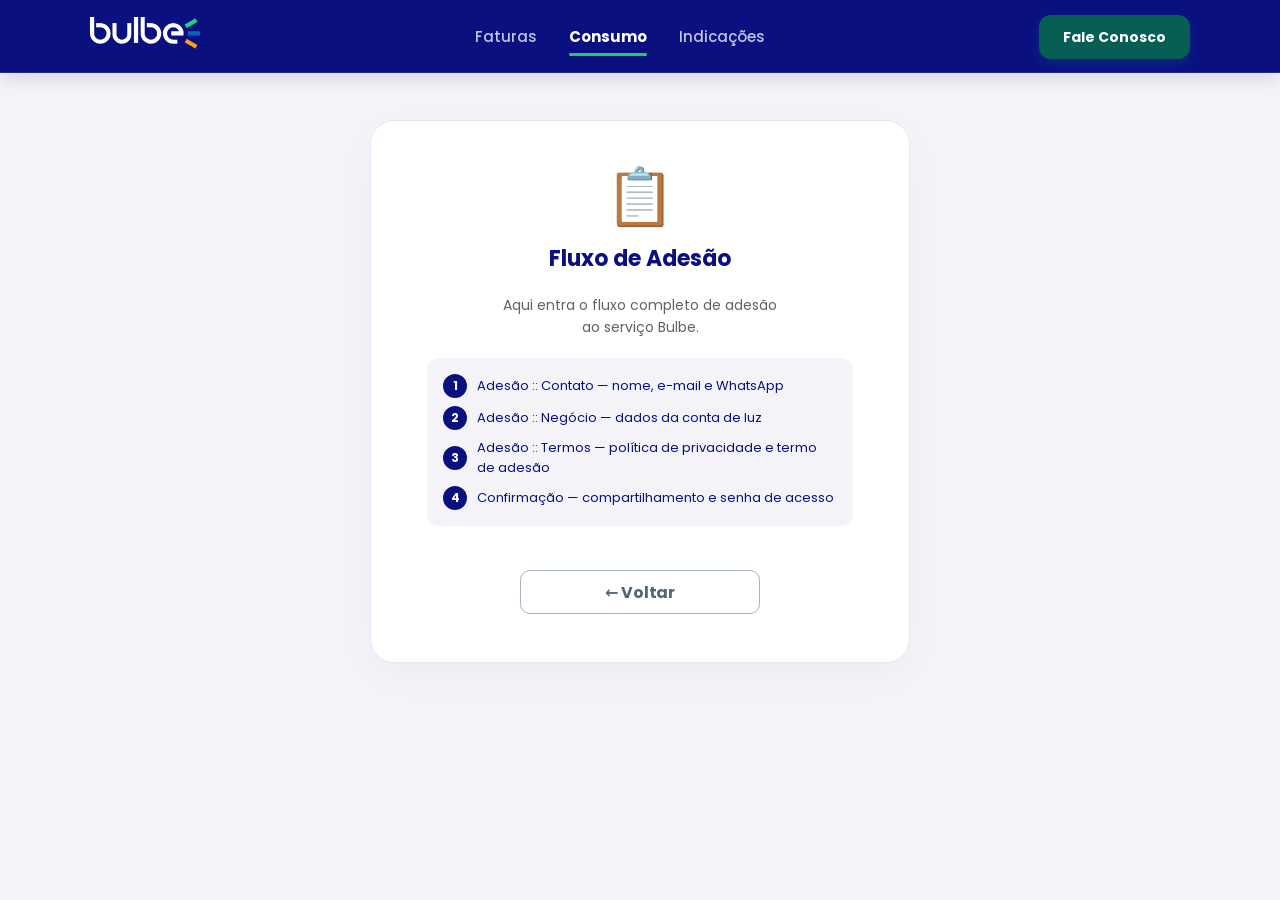
<file: src/adesao.html>
<!DOCTYPE html>
<html lang="pt-BR">

<head>
  <meta charset="UTF-8" />
  <meta name="viewport" content="width=device-width, initial-scale=1.0" />
  <title>Bulbe — Adesão</title>
  <link rel="preconnect" href="https://fonts.googleapis.com" />
  <link rel="preconnect" href="https://fonts.gstatic.com" crossorigin />
  <link href="https://fonts.googleapis.com/css2?family=Poppins:wght@300;400;500;600;700;800&display=swap" rel="stylesheet" />
  <link rel="stylesheet" href="styles.css" />
</head>

<body>
  <div class="screen">
    <bulbe-header-desktop active-tab="consumo"></bulbe-header-desktop>
    <bulbe-header></bulbe-header>

    <bulbe-banner></bulbe-banner>

    <bulbe-sheet tipo="placeholder">

      <div class="placeholder__icone" aria-hidden="true">📋</div>

      <h1 class="placeholder__titulo">Fluxo de Adesão</h1>

      <p class="placeholder__descricao">
        Aqui entra o fluxo completo de adesão ao serviço Bulbe.
      </p>

      <div class="placeholder__fluxo" aria-label="Etapas do fluxo de adesão">
        <div class="placeholder__etapa">
          <span class="placeholder__num">1</span>
          <span>Adesão :: Contato — nome, e-mail e WhatsApp</span>
        </div>
        <div class="placeholder__etapa">
          <span class="placeholder__num">2</span>
          <span>Adesão :: Negócio — dados da conta de luz</span>
        </div>
        <div class="placeholder__etapa">
          <span class="placeholder__num">3</span>
          <span>Adesão :: Termos — política de privacidade e termo de adesão</span>
        </div>
        <div class="placeholder__etapa">
          <span class="placeholder__num">4</span>
          <span>Confirmação — compartilhamento e senha de acesso</span>
        </div>
      </div>

      <a href="resultado.html" class="btn btn--ghost pre-grafico__btn">← Voltar</a>

    </bulbe-sheet>
  </div>

  <script src="components.js"></script>
</body>

</html>
</file>
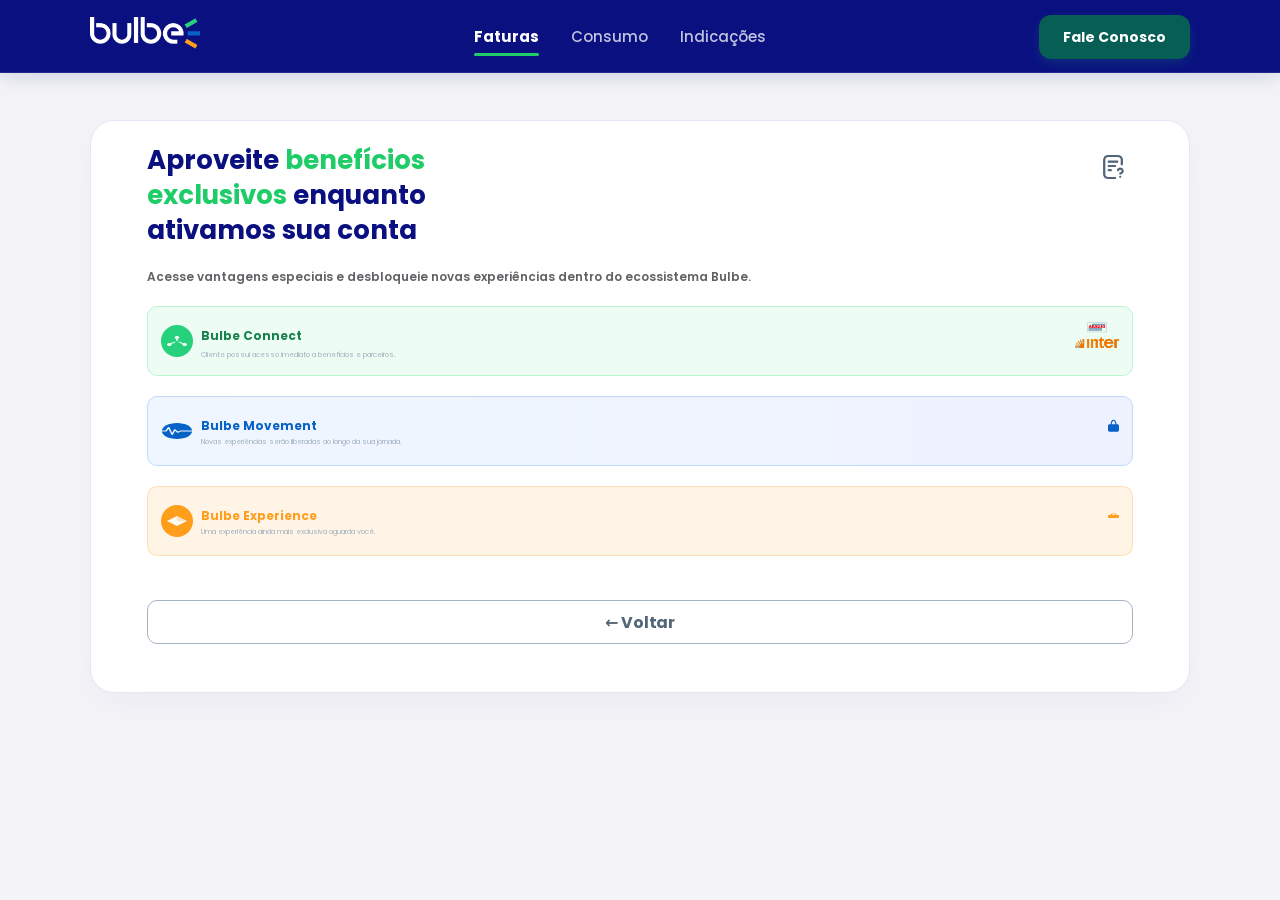
<file: src/beneficios.html>
<!DOCTYPE html>
<html lang="pt-BR">

<head>
  <meta charset="UTF-8" />
  <meta name="viewport" content="width=device-width, initial-scale=1.0" />
  <title>Bulbe — Benefícios</title>
  <link rel="preconnect" href="https://fonts.googleapis.com" />
  <link rel="preconnect" href="https://fonts.gstatic.com" crossorigin />
  <link href="https://fonts.googleapis.com/css2?family=Poppins:wght@400;500;600;700;800&display=swap"
    rel="stylesheet" />
  <link rel="stylesheet" href="styles.css" />
</head>

<body>
  <div class="screen">
    <bulbe-header-desktop active-tab="faturas"></bulbe-header-desktop>
    <bulbe-header></bulbe-header>

    <bulbe-banner></bulbe-banner>

    <bulbe-sheet tipo="beneficios">

      <div class="beneficios__head">
        <h1 class="beneficios__titulo">
          Aproveite <span class="beneficios__verde">benefícios</span><br>
          <strong class="beneficios__verde">exclusivos</strong> enquanto<br>
          ativamos sua conta
        </h1>
        <button class="icon-btn title__help" type="button" aria-label="Saiba mais sobre os benefícios">
          <img src="../public/tooltip.png" alt="Saiba mais"
            style="width: 26px; height: 26px; object-fit: contain;" />
        </button>
      </div>

      <p class="beneficios__subtitulo">
        Acesse vantagens especiais e desbloqueie novas experiências dentro do ecossistema Bulbe.
      </p>

      <div class="beneficios__cards">

        <!-- Bulbe Connect — ativo -->
        <div class="beneficio-card beneficio-card--connect">
          <div class="beneficio-card__icone-wrap beneficio-card__icone-wrap--verde">
            <img src="../public/beneficio-connect-icon.svg" alt="" class="beneficio-card__icone" />
          </div>
          <div class="beneficio-card__corpo">
            <div class="beneficio-card__linha-topo">
              <span class="beneficio-card__nome beneficio-card__nome--verde">Bulbe Connect</span>
              <div class="beneficio-card__parceiros">
                <img src="../public/beneficio-parceiro-araujo.png" alt="Araújo" class="beneficio-card__parceiro beneficio-card__parceiro--grande" />
                <img src="../public/beneficio-parceiro-inter.png" alt="Inter" class="beneficio-card__parceiro" />
              </div>
            </div>
            <p class="beneficio-card__desc">Cliente possui acesso imediato a benefícios e parceiros.</p>
          </div>
        </div>

        <!-- Bulbe Movement — bloqueado -->
        <div class="beneficio-card beneficio-card--movement">
          <div class="beneficio-card__icone-wrap">
            <img src="../public/beneficio-movement-icon.svg" alt="" class="beneficio-card__icone--full" />
          </div>
          <div class="beneficio-card__corpo">
            <div class="beneficio-card__linha-topo">
              <span class="beneficio-card__nome beneficio-card__nome--azul">Bulbe Movement</span>
              <svg class="beneficio-card__cadeado" viewBox="0 0 11.1743 12.515" fill="none" xmlns="http://www.w3.org/2000/svg" aria-hidden="true">
                <path d="M9.97706 5.06543H1.19725C0.536026 5.06543 0 5.89925 0 6.92781V10.6526C0 11.6812 0.536026 12.515 1.19725 12.515H9.97706C10.6383 12.515 11.1743 11.6812 11.1743 10.6526V6.92781C11.1743 5.89925 10.6383 5.06543 9.97706 5.06543Z" fill="#0762c7"/>
                <path d="M3.17432 6C3.17759 -0.550137 8.10921 -0.781864 8.17432 5.99977" stroke="#0762c7" stroke-width="1.2"/>
              </svg>
            </div>
            <p class="beneficio-card__desc">Novas experiências serão liberadas ao longo da sua jornada.</p>
          </div>
        </div>

        <!-- Bulbe Experience — bloqueado -->
        <div class="beneficio-card beneficio-card--experience">
          <div class="beneficio-card__icone-wrap beneficio-card__icone-wrap--laranja">
            <img src="../public/beneficio-experience-icon.svg" alt="" class="beneficio-card__icone" />
          </div>
          <div class="beneficio-card__corpo">
            <div class="beneficio-card__linha-topo">
              <span class="beneficio-card__nome beneficio-card__nome--laranja">Bulbe Experience</span>
              <img src="../public/beneficio-cadeado.svg" alt="Bloqueado" class="beneficio-card__cadeado" />
            </div>
            <p class="beneficio-card__desc">Uma experiência ainda mais exclusiva aguarda você.</p>
          </div>
        </div>

      </div>

      <a href="resultado.html" class="btn btn--ghost pre-grafico__btn">← Voltar</a>

    </bulbe-sheet>

    <bulbe-footer active-tab="faturas"></bulbe-footer>
  </div>

  <script src="components.js"></script>
  <script src="script.js"></script>
</body>

</html>
</file>
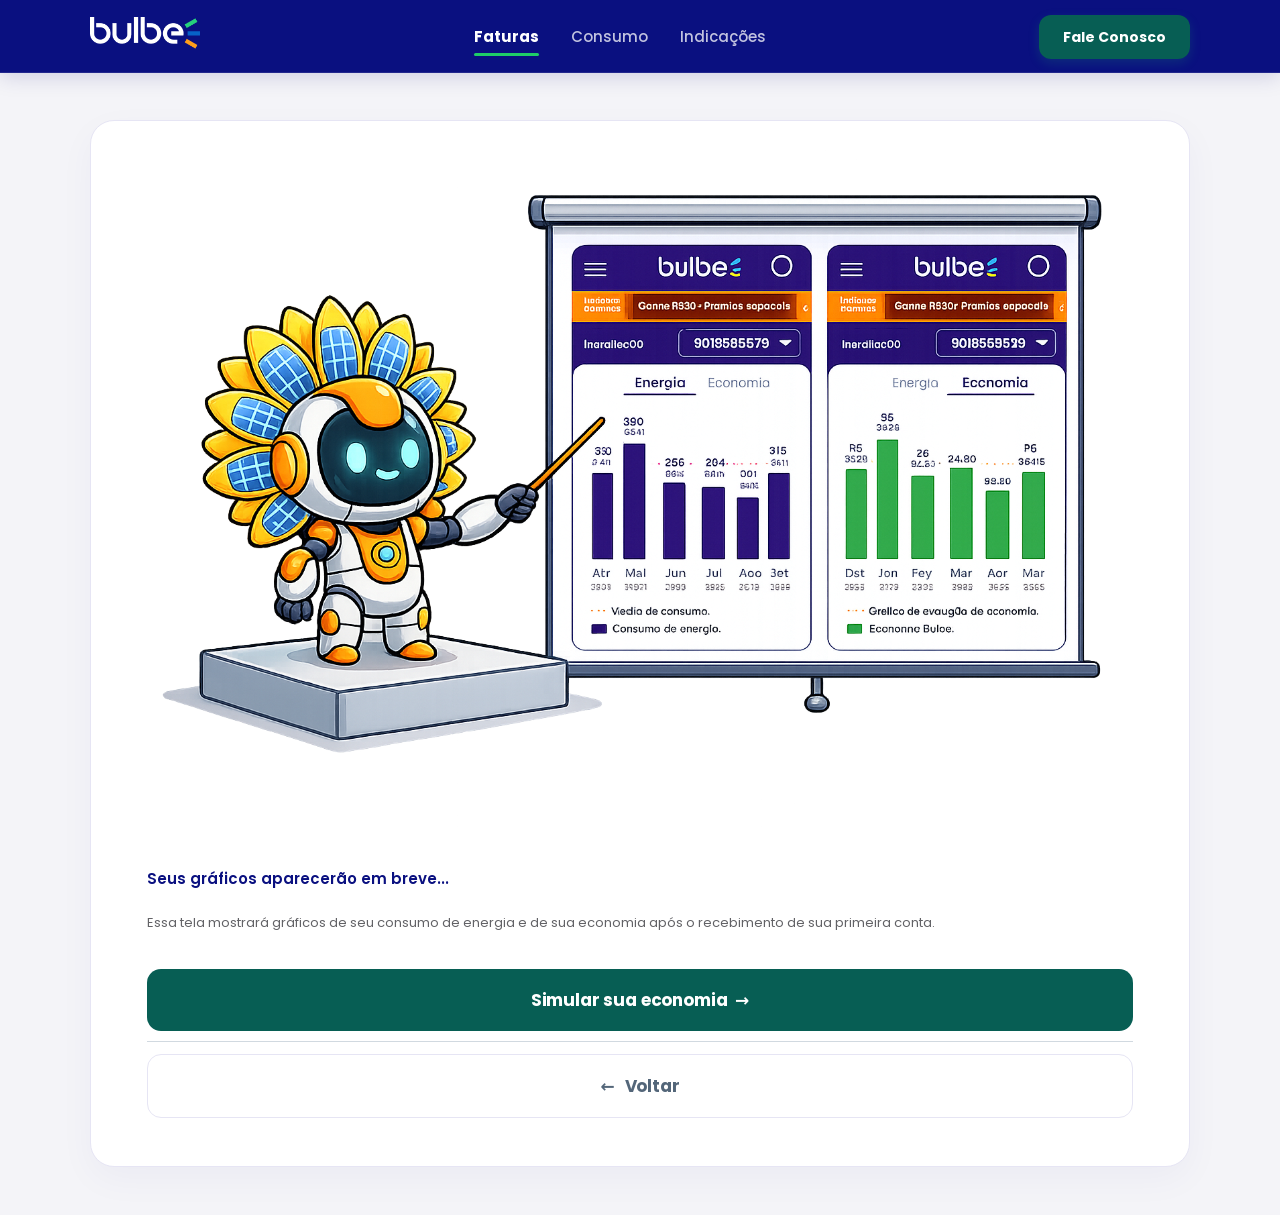
<file: src/faturas.html>
<!DOCTYPE html>
<html lang="pt-BR">

<head>
  <meta charset="UTF-8" />
  <meta name="viewport" content="width=device-width, initial-scale=1.0" />
  <title>Bulbe — Faturas</title>
  <link rel="preconnect" href="https://fonts.googleapis.com" />
  <link rel="preconnect" href="https://fonts.gstatic.com" crossorigin />
  <link href="https://fonts.googleapis.com/css2?family=Poppins:wght@400;500;600;700;800&display=swap"
    rel="stylesheet" />
  <link rel="stylesheet" href="styles.css" />
</head>

<body>
  <div class="screen">
    <bulbe-header-desktop active-tab="faturas"></bulbe-header-desktop>
    <bulbe-header variant="app"></bulbe-header>

    <bulbe-banner></bulbe-banner>

    <bulbe-sheet>
      <div class="sem-faturas">

        <img
          class="sem-faturas__ilustracao"
          src="../public/pre-grafico.png"
          alt=""
          aria-hidden="true"
        />

        <p class="sem-faturas__titulo">Seus gráficos aparecerão em breve...</p>
        <p class="sem-faturas__descricao">Essa tela mostrará gráficos de seu consumo de energia e de sua economia após o recebimento de sua primeira conta.</p>

        <a href="simular-desconto.html" class="btn btn--success">
          Simular sua economia &nbsp;→
        </a>

        <hr class="sem-faturas__divisor" />

        <a href="status-pedido.html" class="btn btn--ghost">
          <span aria-hidden="true" class="txt--ghost">←</span> Voltar
        </a>

      </div>
    </bulbe-sheet>

    <bulbe-footer active-tab="consumo"></bulbe-footer>
  </div>

  <script src="components.js"></script>
  <script src="script.js"></script>
</body>

</html>
</file>
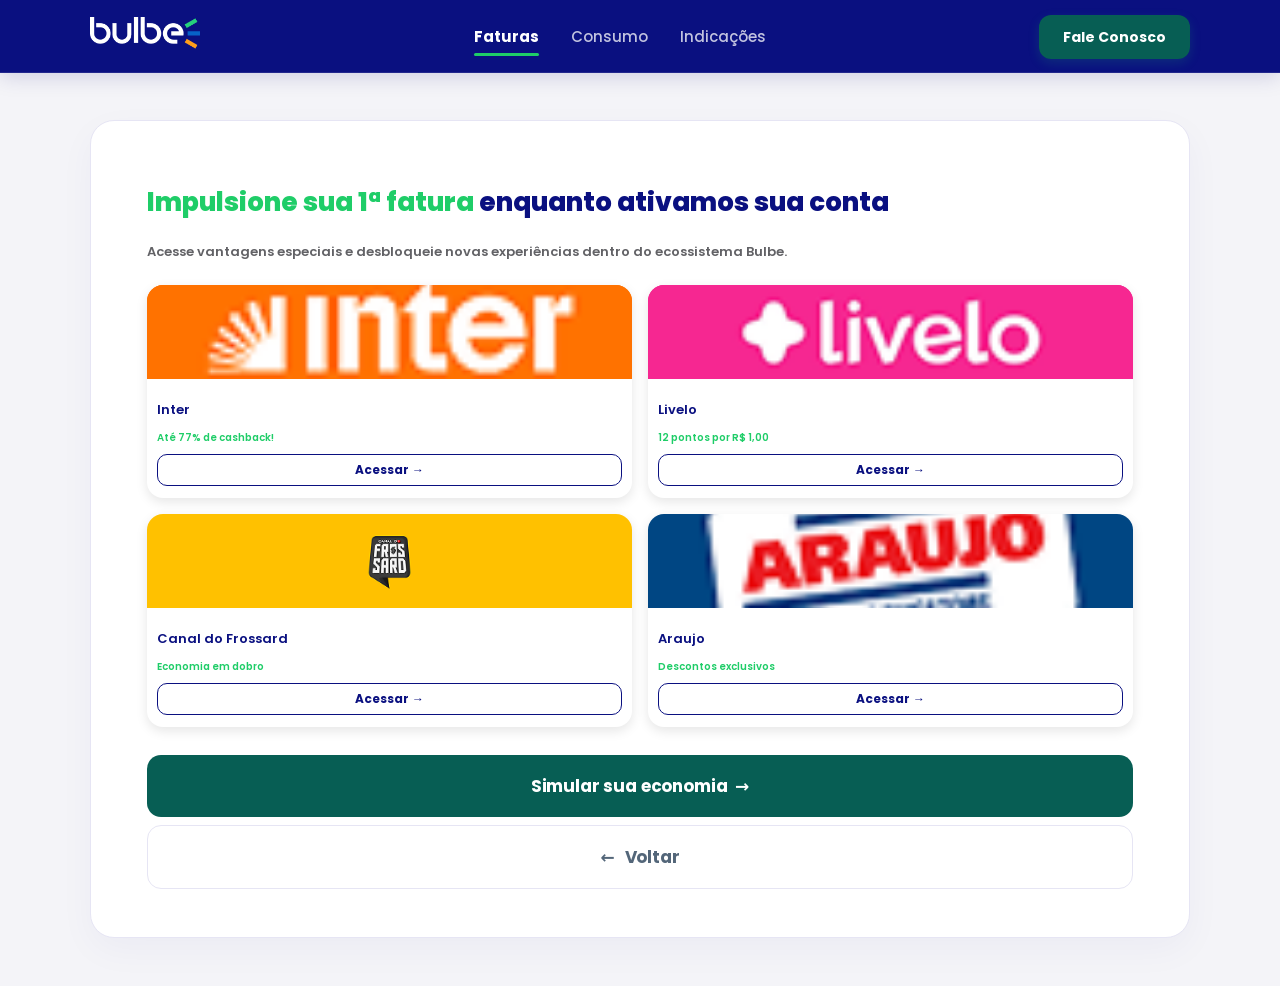
<file: src/impulsione-fatura.html>
<!DOCTYPE html>
<html lang="pt-BR">

<head>
  <meta charset="UTF-8" />
  <meta name="viewport" content="width=device-width, initial-scale=1.0" />
  <title>Bulbe — Impulsione sua fatura</title>
  <link rel="preconnect" href="https://fonts.googleapis.com" />
  <link rel="preconnect" href="https://fonts.gstatic.com" crossorigin />
  <link href="https://fonts.googleapis.com/css2?family=Poppins:wght@400;500;600;700;800&display=swap"
    rel="stylesheet" />
  <link rel="stylesheet" href="styles.css" />
</head>

<body>
  <div class="screen">
    <bulbe-header-desktop active-tab="faturas"></bulbe-header-desktop>
    <bulbe-header variant="app"></bulbe-header>

    <bulbe-banner></bulbe-banner>

    <bulbe-sheet>
      <h1 class="impulsione-titulo">
        <span class="impulsione-titulo__verde">Impulsione sua 1ª fatura </span><span
          class="impulsione-titulo__azul">enquanto ativamos sua conta</span>
      </h1>
      <p class="impulsione-descricao">Acesse vantagens especiais e desbloqueie novas experiências dentro do ecossistema
        Bulbe.</p>

      <div class="parceiro-grid">

        <div class="parceiro-card">
          <div class="parceiro-card__topo" style="background: #ff7200;">
            <img src="../public/inter.png" alt="Inter" />
          </div>
          <div class="parceiro-card__corpo">
            <p class="parceiro-card__nome">Inter</p>
            <p class="parceiro-card__beneficio">Até 77% de cashback!</p>
            <a href="#" class="parceiro-card__btn">Acessar →</a>
          </div>
        </div>

        <div class="parceiro-card">
          <div class="parceiro-card__topo" style="background: #f62791;">
            <img src="../public/livelo.png" alt="Livelo" />
          </div>
          <div class="parceiro-card__corpo">
            <p class="parceiro-card__nome">Livelo</p>
            <p class="parceiro-card__beneficio">12 pontos por R$ 1,00</p>
            <a href="#" class="parceiro-card__btn">Acessar →</a>
          </div>
        </div>

        <div class="parceiro-card">
          <div class="parceiro-card__topo parceiro-card__topo--frossard">
            <img src="../public/frossard.png" alt="Canal do Frossard" />
          </div>
          <div class="parceiro-card__corpo">
            <p class="parceiro-card__nome">Canal do Frossard</p>
            <p class="parceiro-card__beneficio">Economia em dobro</p>
            <a href="#" class="parceiro-card__btn">Acessar →</a>
          </div>
        </div>

        <div class="parceiro-card">
          <div class="parceiro-card__topo parceiro-card__topo--araujo">
            <img src="../public/araujo.png" alt="Araújo" />
          </div>
          <div class="parceiro-card__corpo">
            <p class="parceiro-card__nome">Araujo</p>
            <p class="parceiro-card__beneficio">Descontos exclusivos</p>
            <a href="#" class="parceiro-card__btn">Acessar →</a>
          </div>
        </div>

      </div>

      <a href="simular-desconto.html" class="btn btn--success">
        Simular sua economia &nbsp;→
      </a>

      <a href="status-pedido.html" class="btn btn--ghost" style="margin-top: 8px;">
        <span aria-hidden="true" class="txt--ghost">←</span> Voltar
      </a>
    </bulbe-sheet>

    <bulbe-footer active-tab="faturas"></bulbe-footer>
  </div>

  <script src="components.js"></script>
  <script src="script.js"></script>
</body>

</html>
</file>
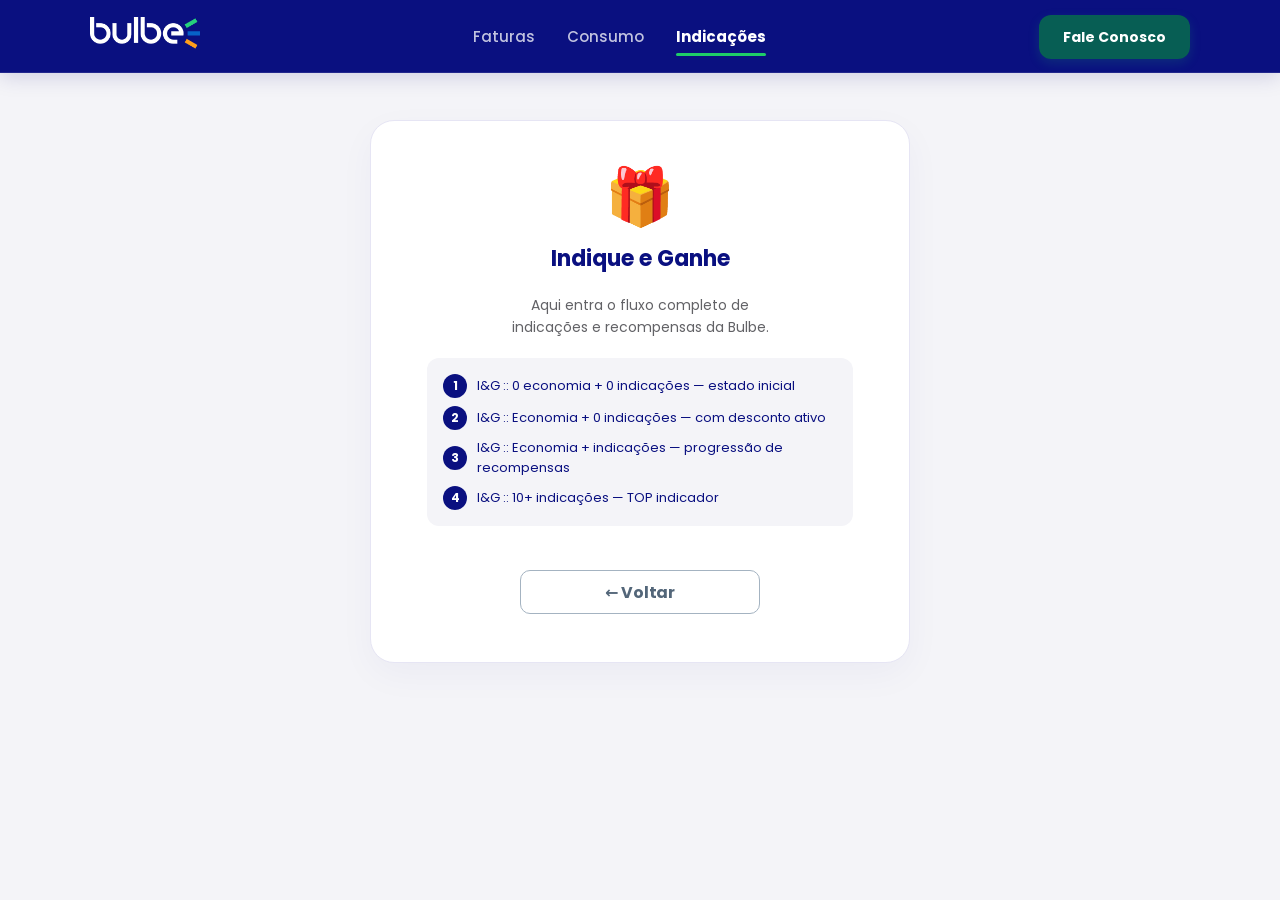
<file: src/indique-ganhe.html>
<!DOCTYPE html>
<html lang="pt-BR">

<head>
  <meta charset="UTF-8" />
  <meta name="viewport" content="width=device-width, initial-scale=1.0" />
  <title>Bulbe — Indique e Ganhe</title>
  <link rel="preconnect" href="https://fonts.googleapis.com" />
  <link rel="preconnect" href="https://fonts.gstatic.com" crossorigin />
  <link href="https://fonts.googleapis.com/css2?family=Poppins:wght@300;400;500;600;700;800&display=swap" rel="stylesheet" />
  <link rel="stylesheet" href="styles.css" />
</head>

<body>
  <div class="screen">
    <bulbe-header-desktop active-tab="indicacoes"></bulbe-header-desktop>
    <bulbe-header variant="app"></bulbe-header>

    <bulbe-banner></bulbe-banner>

    <bulbe-sheet tipo="placeholder">

      <div class="placeholder__icone" aria-hidden="true">🎁</div>

      <h1 class="placeholder__titulo">Indique e Ganhe</h1>

      <p class="placeholder__descricao">
        Aqui entra o fluxo completo de indicações e recompensas da Bulbe.
      </p>

      <div class="placeholder__fluxo" aria-label="Estados do fluxo de indicações">
        <div class="placeholder__etapa">
          <span class="placeholder__num">1</span>
          <span>I&amp;G :: 0 economia + 0 indicações — estado inicial</span>
        </div>
        <div class="placeholder__etapa">
          <span class="placeholder__num">2</span>
          <span>I&amp;G :: Economia + 0 indicações — com desconto ativo</span>
        </div>
        <div class="placeholder__etapa">
          <span class="placeholder__num">3</span>
          <span>I&amp;G :: Economia + indicações — progressão de recompensas</span>
        </div>
        <div class="placeholder__etapa">
          <span class="placeholder__num">4</span>
          <span>I&amp;G :: 10+ indicações — TOP indicador</span>
        </div>
      </div>

      <a href="faturas.html" class="btn btn--ghost pre-grafico__btn">← Voltar</a>

    </bulbe-sheet>

    <bulbe-footer active-tab="indicacoes"></bulbe-footer>
  </div>

  <script src="components.js"></script>
</body>

</html>
</file>
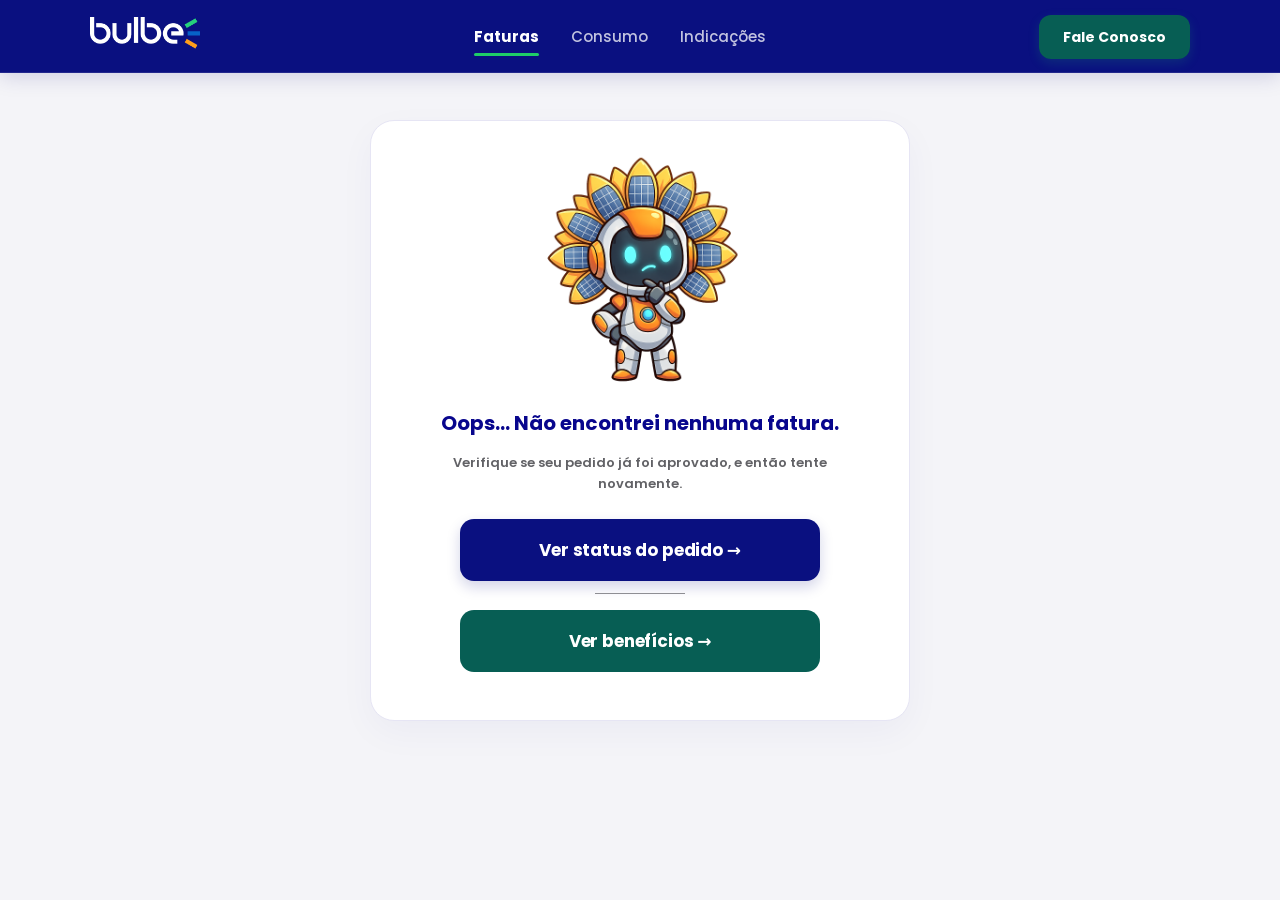
<file: src/pre-fatura.html>
<!DOCTYPE html>
<html lang="pt-BR">

<head>
  <meta charset="UTF-8" />
  <meta name="viewport" content="width=device-width, initial-scale=1.0" />
  <title>Bulbe — Faturas</title>
  <link rel="preconnect" href="https://fonts.googleapis.com" />
  <link rel="preconnect" href="https://fonts.gstatic.com" crossorigin />
  <link href="https://fonts.googleapis.com/css2?family=Poppins:wght@400;500;600;700;800&display=swap"
    rel="stylesheet" />
  <link rel="stylesheet" href="styles.css" />
</head>

<body>
  <div class="screen">
    <bulbe-header-desktop active-tab="faturas"></bulbe-header-desktop>
    <bulbe-header></bulbe-header>

    <bulbe-banner></bulbe-banner>

    <bulbe-sheet tipo="pre-fatura">

      <img src="../public/pre-fatura-bulbinho.png" alt="" class="pre-fatura__ilustracao" aria-hidden="true" />

      <h1 class="pre-fatura__titulo">Oops... Não encontrei nenhuma fatura.</h1>

      <p class="pre-fatura__descricao">Verifique se seu pedido já foi aprovado, e então tente novamente.</p>

      <div class="pre-fatura__acoes">
        <a href="status-pedido.html" class="btn btn--primary">Ver status do pedido →</a>
        <div class="pre-fatura__divisor" aria-hidden="true"></div>
        <a href="beneficios.html" class="btn btn--success">Ver benefícios →</a>
      </div>

    </bulbe-sheet>

    <bulbe-footer active-tab="faturas"></bulbe-footer>
  </div>

  <script src="components.js"></script>
  <script src="script.js"></script>
</body>

</html>
</file>
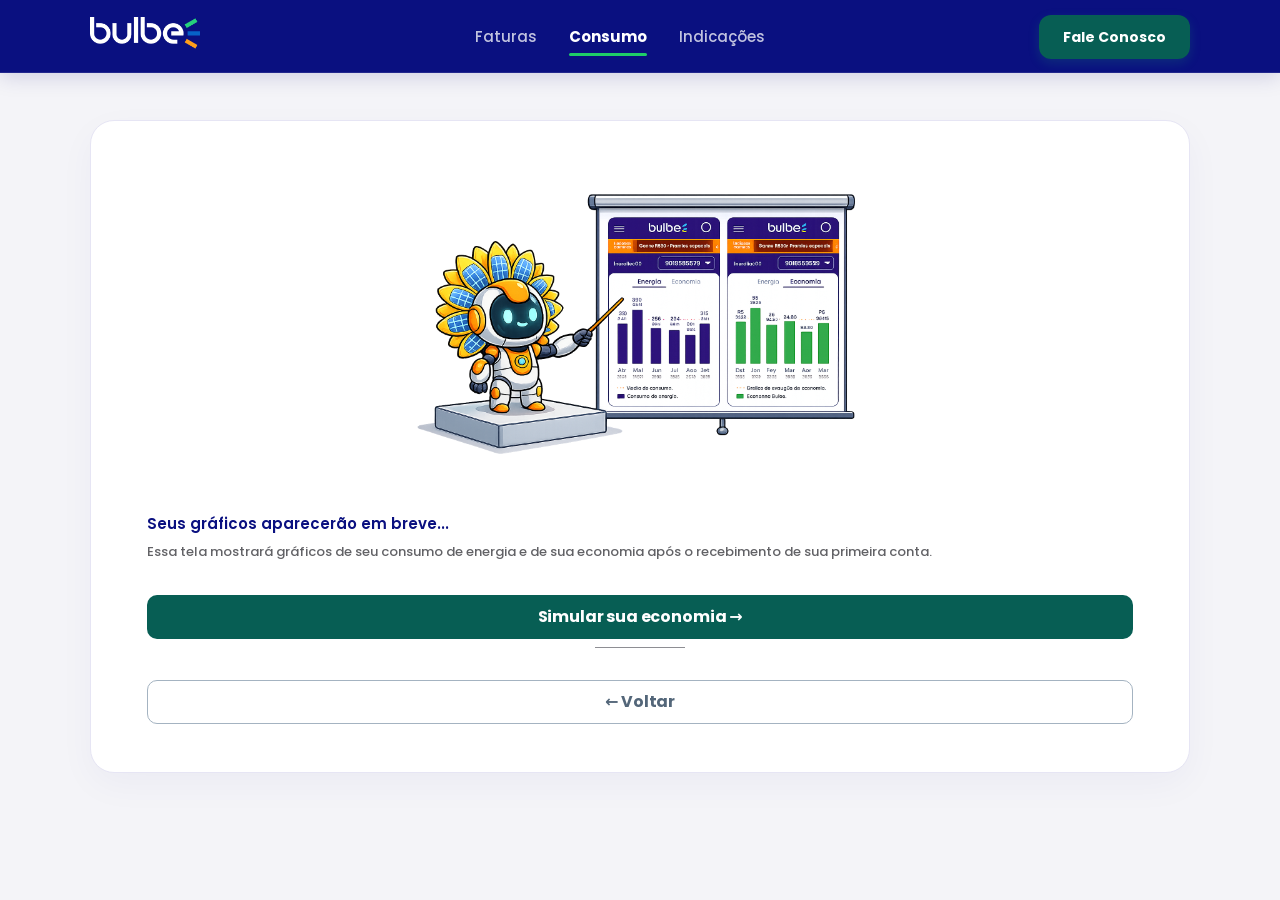
<file: src/pre-grafico.html>
<!DOCTYPE html>
<html lang="pt-BR">

<head>
  <meta charset="UTF-8" />
  <meta name="viewport" content="width=device-width, initial-scale=1.0" />
  <title>Bulbe — Consumo</title>
  <link rel="preconnect" href="https://fonts.googleapis.com" />
  <link rel="preconnect" href="https://fonts.gstatic.com" crossorigin />
  <link href="https://fonts.googleapis.com/css2?family=Poppins:wght@400;500;600;700;800&display=swap"
    rel="stylesheet" />
  <link rel="stylesheet" href="styles.css" />
</head>

<body>
  <div class="screen">
    <bulbe-header-desktop active-tab="consumo"></bulbe-header-desktop>
    <bulbe-header></bulbe-header>

    <bulbe-banner></bulbe-banner>

    <bulbe-sheet tipo="consumo">
      <img
        src="../public/pre-grafico.png"
        alt="Gráficos de consumo em breve"
        class="pre-grafico__ilustracao"
      />
      <div class="pre-grafico__corpo">
        <p class="pre-grafico__titulo">Seus gráficos aparecerão em breve...</p>
        <p class="pre-grafico__descricao">
          Essa tela mostrará gráficos de seu consumo de energia e de sua
          economia após o recebimento de sua primeira conta.
        </p>
        <a href="simular-desconto.html" class="btn btn--success pre-grafico__btn">Simular sua economia →</a>
        <div class="pre-fatura__divisor" aria-hidden="true"></div>
        <a href="faturas.html" class="btn btn--ghost pre-grafico__btn">← Voltar</a>
      </div>
    </bulbe-sheet>

    <bulbe-footer active-tab="consumo"></bulbe-footer>
  </div>

  <script src="components.js"></script>
  <script src="script.js"></script>
</body>

</html>
</file>
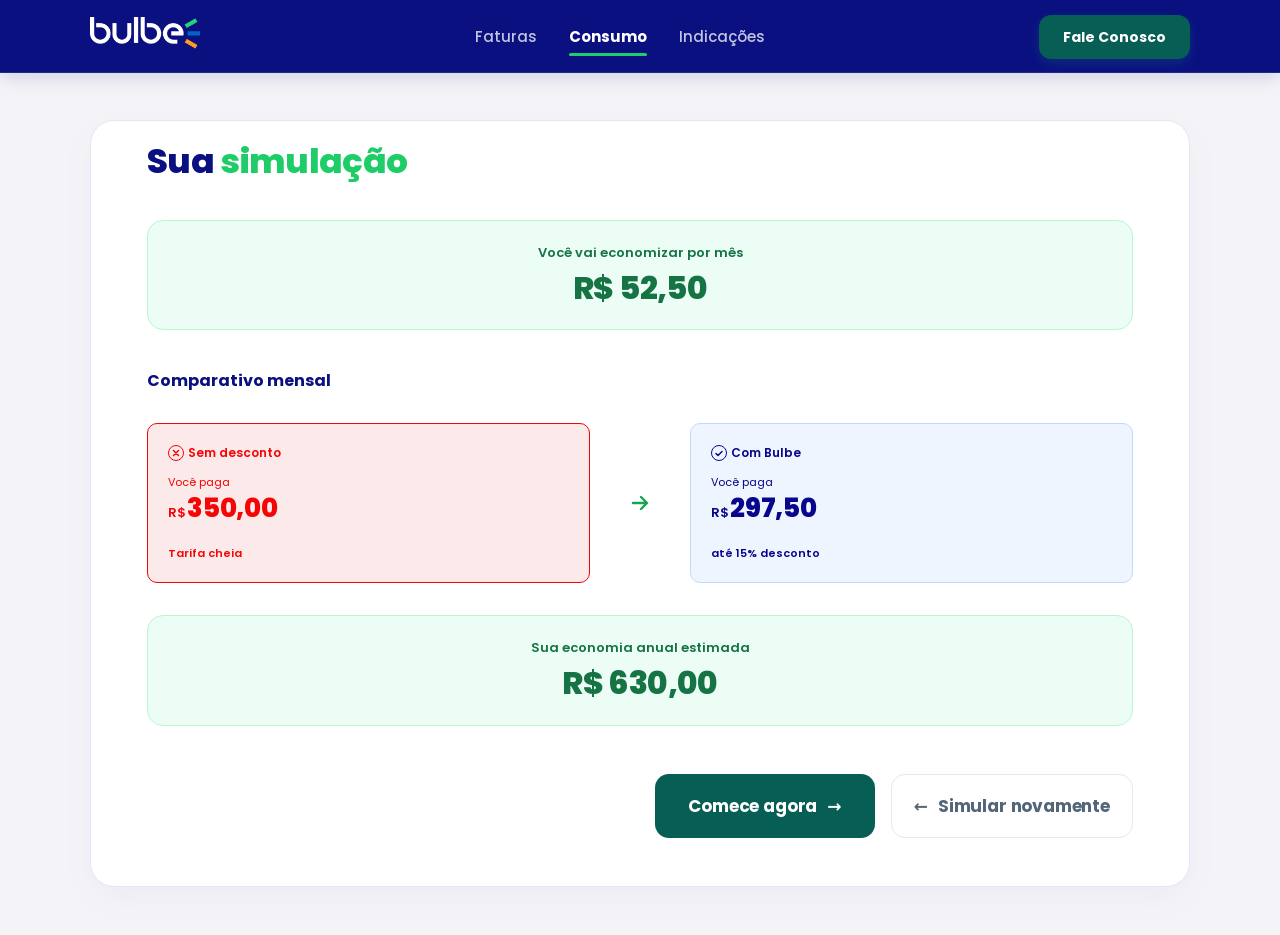
<file: src/resultado.html>
<!DOCTYPE html>
<html lang="pt-BR">

<head>
  <meta charset="UTF-8" />
  <meta name="viewport" content="width=device-width, initial-scale=1.0" />
  <title>Bulbe — Resultado da simulação</title>
  <link rel="preconnect" href="https://fonts.googleapis.com" />
  <link rel="preconnect" href="https://fonts.gstatic.com" crossorigin />
  <link href="https://fonts.googleapis.com/css2?family=Poppins:wght@400;500;600;700;800&display=swap"
    rel="stylesheet" />
  <link rel="stylesheet" href="styles.css" />
</head>

<body>
  <div class="screen">
    <bulbe-header-desktop active-tab="consumo"></bulbe-header-desktop>
    <bulbe-header></bulbe-header>

    <bulbe-banner></bulbe-banner>

    <bulbe-sheet tipo="resultado">
      <h1 class="title title--compact">
        Sua <span class="title--accent">simulação</span>
      </h1>

      <bulbe-metric-card
        label="Você vai economizar por mês"
        value="52,50"
        data-result="monthlySavings"
      ></bulbe-metric-card>

      <h2 class="section-title">Comparativo mensal</h2>

      <div class="compare">
        <article class="compare__card compare__card--bad">
          <h3 class="compare__head">
            <svg class="compare__icon" viewBox="0 0 16 16" fill="none" xmlns="http://www.w3.org/2000/svg" aria-hidden="true">
              <circle cx="8" cy="8" r="7.5" stroke="currentColor" stroke-width="1"/>
              <path d="M5.5 5.5L10.5 10.5M10.5 5.5L5.5 10.5" stroke="currentColor" stroke-width="1.5" stroke-linecap="round"/>
            </svg>
            Sem desconto
          </h3>
          <p class="compare__sub">Você paga</p>
          <p class="compare__value">
            <span class="compare__currency">R$</span>
            <span class="compare__amount" data-result="fullPrice">350,00</span>
          </p>
          <p class="compare__tag">Tarifa cheia</p>
        </article>

        <span class="compare__arrow" aria-hidden="true">
          <svg viewBox="0 0 24 24" fill="none">
            <path d="M5 12h13M13 6l6 6-6 6" stroke="currentColor" stroke-width="2.4" stroke-linecap="round"
              stroke-linejoin="round" />
          </svg>
        </span>

        <article class="compare__card compare__card--good">
          <h3 class="compare__head">
            <svg class="compare__icon" viewBox="0 0 16 16" fill="none" xmlns="http://www.w3.org/2000/svg" aria-hidden="true">
              <circle cx="8" cy="8" r="7.5" stroke="currentColor" stroke-width="1"/>
              <path d="M5 8.5L7 10.5L11 6.5" stroke="currentColor" stroke-width="1.5" stroke-linecap="round" stroke-linejoin="round"/>
            </svg>
            Com Bulbe
          </h3>
          <p class="compare__sub">Você paga</p>
          <p class="compare__value">
            <span class="compare__currency">R$</span>
            <span class="compare__amount" data-result="bulbePrice">297,50</span>
          </p>
          <p class="compare__tag">até 15% desconto</p>
        </article>
      </div>

      <bulbe-metric-card
        label="Sua economia anual estimada"
        value="630,00"
        data-result="annualSavings"
      ></bulbe-metric-card>
      <div id="resultado-detalhamento" class="resultado-detalhamento" style="display:none;">
        <p class="resultado-detalhamento__titulo">Detalhamento da simulação</p>
        <div class="sim-detalhe__linhas">
          <div class="sim-detalhe__linha">
            <div class="sim-detalhe__linha-esq">
              <span class="sim-detalhe__fonte">CEMIG</span>
              <span class="sim-detalhe__kwh">50 kWh</span>
            </div>
            <span class="sim-detalhe__preco">R$ 51,18</span>
          </div>
          <div class="sim-detalhe__linha">
            <div class="sim-detalhe__linha-esq">
              <span class="sim-detalhe__fonte">Bulbe Energia</span>
              <span class="sim-detalhe__kwh">199 kWh</span>
            </div>
            <div class="sim-detalhe__preco-duplo">
              <span class="sim-detalhe__preco-riscado">R$ 199,13</span>
              <span class="sim-detalhe__preco-novo">R$ 169,26</span>
            </div>
          </div>
          <hr class="sim-detalhe__divisor" />
          <div class="sim-detalhe__linha sim-detalhe__linha--subtotal">
            <div class="sim-detalhe__linha-esq">
              <span class="sim-detalhe__fonte">Subtotal 1</span>
              <span class="sim-detalhe__kwh">249 kWh</span>
            </div>
            <span class="sim-detalhe__preco">R$ 220,44</span>
          </div>
        </div>
      </div>

      <div class="footer-result__container">
        <a href="adesao.html" class="btn btn--success" id="ctaStart" onclick="alert('Funcionalidade em desenvolvimento!'); return false;">
          Comece agora <span aria-hidden="true">→</span>
        </a>
        <a href="simular-desconto.html" class="btn btn--ghost">
          <span aria-hidden="true" class="txt--ghost">←</span> Simular novamente
        </a>
      </div>
    </bulbe-sheet>

    <bulbe-footer active-tab="consumo"></bulbe-footer>
  </div>

  <script src="components.js"></script>
  <script src="script.js"></script>
</body>

</html>
</file>
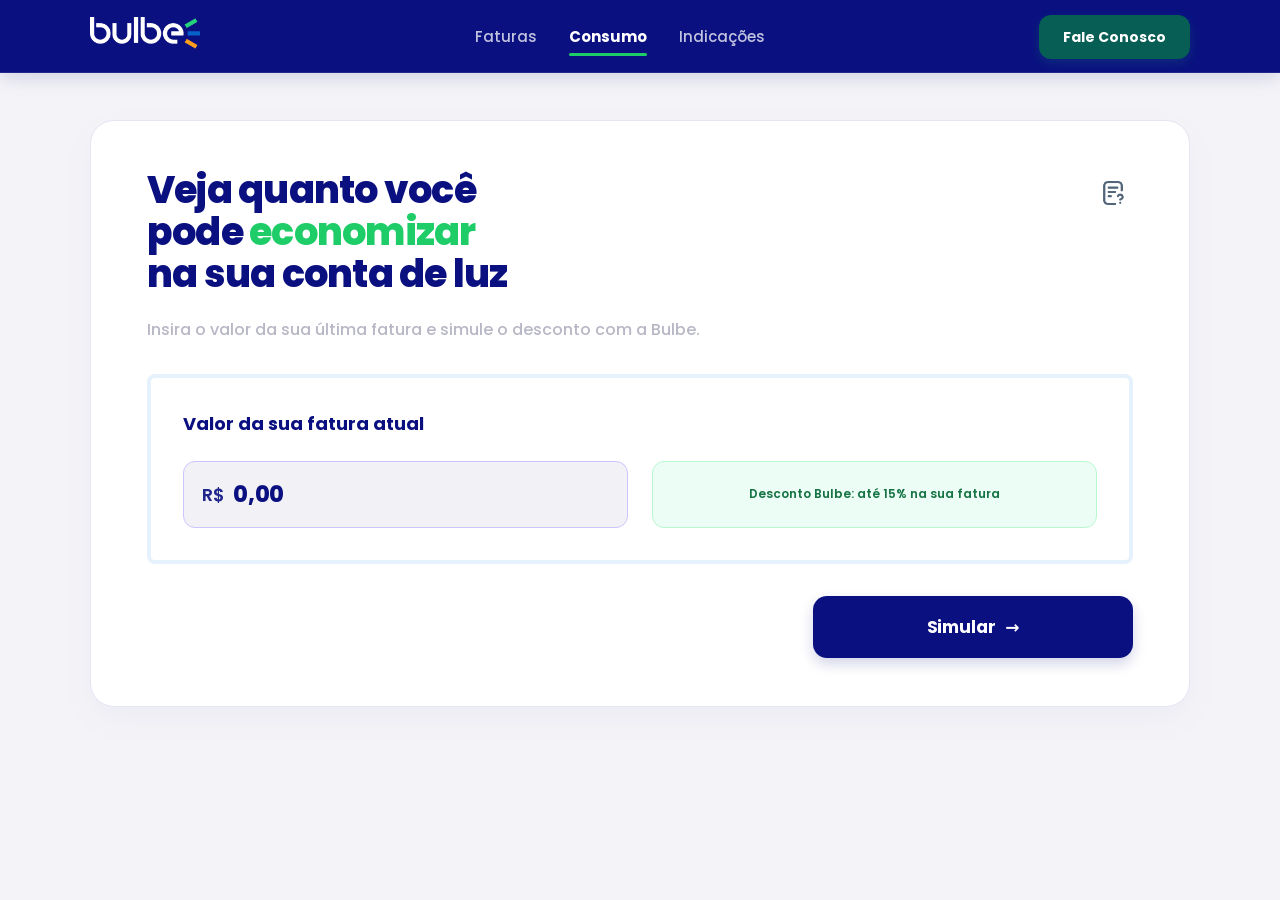
<file: src/simular-desconto-nao-logado.html>
<!DOCTYPE html>
<html lang="pt-BR">

<head>
  <meta charset="UTF-8" />
  <meta name="viewport" content="width=device-width, initial-scale=1.0" />
  <title>Bulbe — Simular desconto</title>
  <link rel="preconnect" href="https://fonts.googleapis.com" />
  <link rel="preconnect" href="https://fonts.gstatic.com" crossorigin />
  <link href="https://fonts.googleapis.com/css2?family=Poppins:wght@400;500;600;700;800&display=swap"
    rel="stylesheet" />
  <link rel="stylesheet" href="styles.css" />
</head>

<body>
  <div class="screen">
    <bulbe-header-desktop active-tab="consumo"></bulbe-header-desktop>
    <bulbe-header></bulbe-header>

    <bulbe-banner></bulbe-banner>

    <bulbe-sheet>
      <div class="sheet__head">
        <h1 class="title">
          Veja quanto você<br />
          pode <span class="title--accent">economizar</span><br />
          na sua conta de luz
        </h1>
        <button class="icon-btn title__help" aria-label="Como funciona a simulação">
          <img src="../public/tooltip.png" alt="Como funciona a simulação"
            style="width: 26px; height: 26px; object-fit: contain;" />
        </button>
      </div>

      <p class="lead">Insira o valor da sua última fatura e simule o desconto com a Bulbe.</p>

      <bulbe-fatura-card></bulbe-fatura-card>

      <button form="simulador" type="submit" class="btn btn--primary">
        Simular <span aria-hidden="true">→</span>
      </button>

    </bulbe-sheet>

    <bulbe-footer active-tab="consumo"></bulbe-footer>
  </div>

  <script src="components.js"></script>
  <script src="script.js"></script>
</body>

</html>
</file>
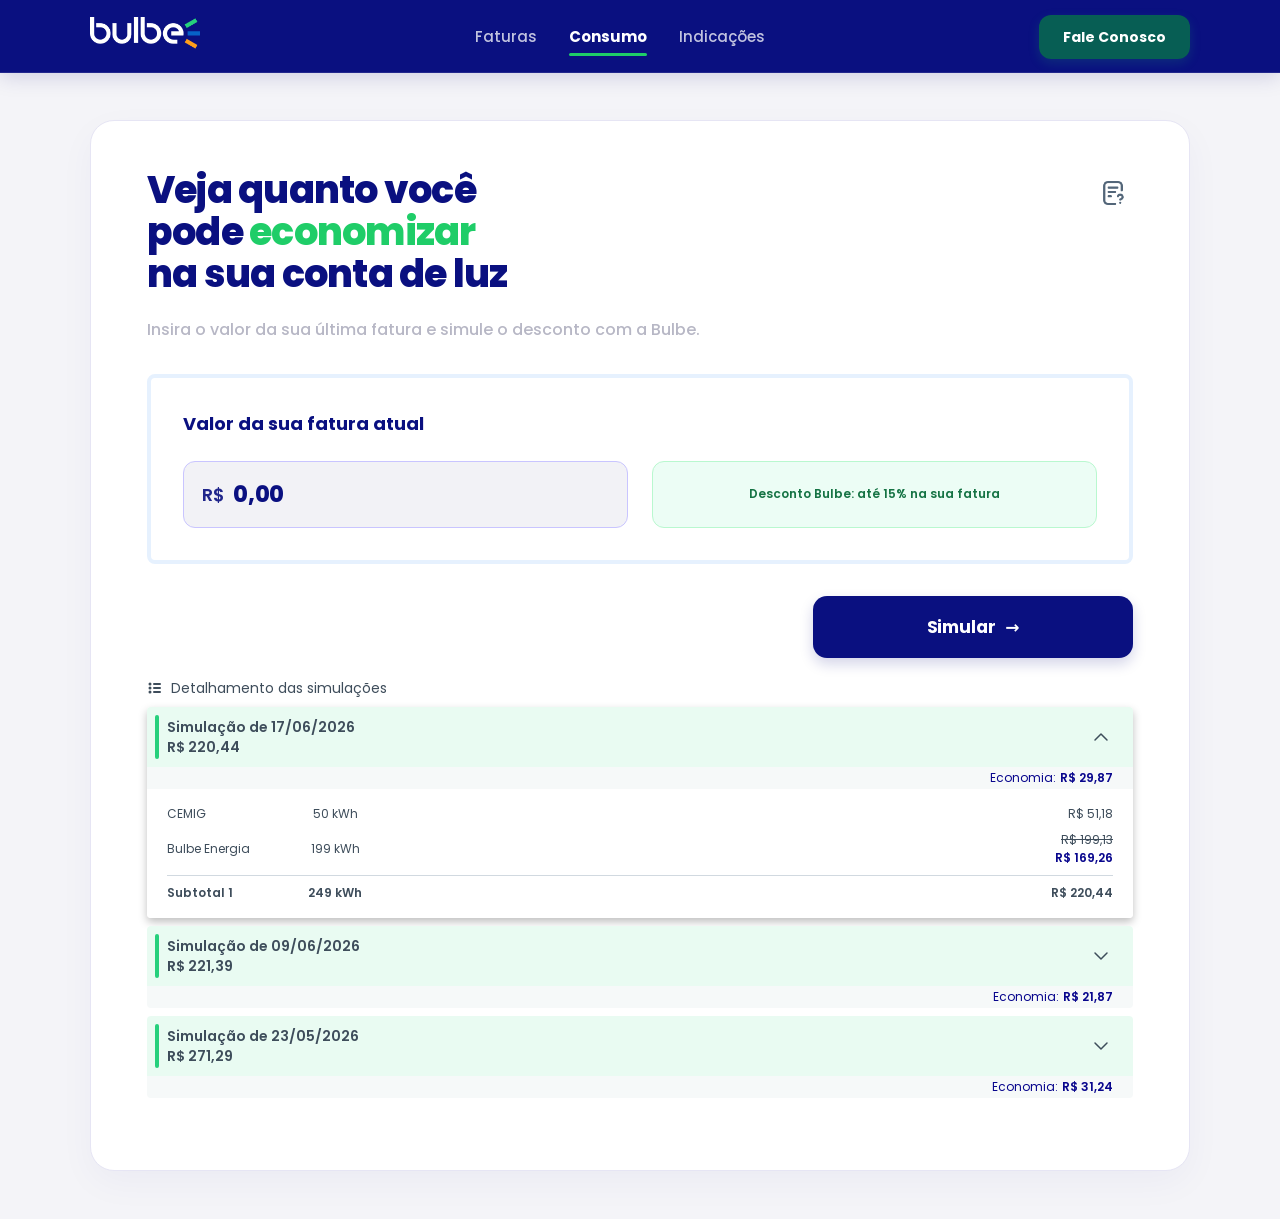
<file: src/simular-desconto.html>
<!DOCTYPE html>
<html lang="pt-BR">

<head>
  <meta charset="UTF-8" />
  <meta name="viewport" content="width=device-width, initial-scale=1.0" />
  <title>Bulbe — Simular desconto</title>
  <link rel="preconnect" href="https://fonts.googleapis.com" />
  <link rel="preconnect" href="https://fonts.gstatic.com" crossorigin />
  <link href="https://fonts.googleapis.com/css2?family=Poppins:wght@400;500;600;700;800&display=swap"
    rel="stylesheet" />
  <link rel="stylesheet" href="styles.css" />
</head>

<body>
  <div class="screen">
    <bulbe-header-desktop active-tab="consumo"></bulbe-header-desktop>
    <bulbe-header></bulbe-header>

    <bulbe-banner></bulbe-banner>

    <bulbe-sheet>
      <div class="sheet__head">
        <h1 class="title">
          Veja quanto você<br />
          pode <span class="title--accent">economizar</span><br />
          na sua conta de luz
        </h1>
        <button class="icon-btn title__help" aria-label="Como funciona a simulação">
          <img src="../public/tooltip.png" alt="Como funciona a simulação"
            style="width: 26px; height: 26px; object-fit: contain;" />
        </button>
      </div>

      <p class="lead">Insira o valor da sua última fatura e simule o desconto com a Bulbe.</p>

      <bulbe-fatura-card></bulbe-fatura-card>

      <button form="simulador" type="submit" class="btn btn--primary">
        Simular <span aria-hidden="true">→</span>
      </button>

      <div class="sim-detalhe">
        <p class="sim-detalhe__secao-titulo">
          <svg width="16" height="16" viewBox="0 0 16 16" fill="none" aria-hidden="true">
            <circle cx="3" cy="4" r="1.5" fill="#3e4d5b"/>
            <rect x="6" y="3" width="8" height="2" rx="1" fill="#3e4d5b"/>
            <circle cx="3" cy="8" r="1.5" fill="#3e4d5b"/>
            <rect x="6" y="7" width="8" height="2" rx="1" fill="#3e4d5b"/>
            <circle cx="3" cy="12" r="1.5" fill="#3e4d5b"/>
            <rect x="6" y="11" width="8" height="2" rx="1" fill="#3e4d5b"/>
          </svg>
          Detalhamento das simulações
        </p>

        <div class="sim-detalhe__item is-open">
          <button type="button" class="sim-detalhe__header" aria-expanded="true">
            <div class="sim-detalhe__accent"></div>
            <div class="sim-detalhe__info">
              <span class="sim-detalhe__data">Simulação de 17/06/2026</span>
              <span class="sim-detalhe__valor">R$ 220,44</span>
            </div>
            <svg class="sim-detalhe__chevron" viewBox="0 0 24 24" fill="none" aria-hidden="true">
              <path d="M6 9l6 6 6-6" stroke="#3e4d5b" stroke-width="1.5" stroke-linecap="round" stroke-linejoin="round"/>
            </svg>
          </button>
          <div class="sim-detalhe__economia-bar">
            <span>Economia:</span> <strong>R$ 29,87</strong>
          </div>
          <div class="sim-detalhe__corpo">
            <div class="sim-detalhe__linhas">
              <div class="sim-detalhe__linha">
                <div class="sim-detalhe__linha-esq">
                  <span class="sim-detalhe__fonte">CEMIG</span>
                  <span class="sim-detalhe__kwh">50 kWh</span>
                </div>
                <span class="sim-detalhe__preco">R$ 51,18</span>
              </div>
              <div class="sim-detalhe__linha">
                <div class="sim-detalhe__linha-esq">
                  <span class="sim-detalhe__fonte">Bulbe Energia</span>
                  <span class="sim-detalhe__kwh">199 kWh</span>
                </div>
                <div class="sim-detalhe__preco-duplo">
                  <span class="sim-detalhe__preco-riscado">R$ 199,13</span>
                  <span class="sim-detalhe__preco-novo">R$ 169,26</span>
                </div>
              </div>
              <hr class="sim-detalhe__divisor" />
              <div class="sim-detalhe__linha sim-detalhe__linha--subtotal">
                <div class="sim-detalhe__linha-esq">
                  <span class="sim-detalhe__fonte">Subtotal 1</span>
                  <span class="sim-detalhe__kwh">249 kWh</span>
                </div>
                <span class="sim-detalhe__preco">R$ 220,44</span>
              </div>
            </div>
          </div>
        </div>

        <div class="sim-detalhe__item">
          <button type="button" class="sim-detalhe__header" aria-expanded="false">
            <div class="sim-detalhe__accent"></div>
            <div class="sim-detalhe__info">
              <span class="sim-detalhe__data">Simulação de 09/06/2026</span>
              <span class="sim-detalhe__valor">R$ 221,39</span>
            </div>
            <svg class="sim-detalhe__chevron" viewBox="0 0 24 24" fill="none" aria-hidden="true">
              <path d="M6 9l6 6 6-6" stroke="#3e4d5b" stroke-width="1.5" stroke-linecap="round" stroke-linejoin="round"/>
            </svg>
          </button>
          <div class="sim-detalhe__economia-bar">
            <span>Economia:</span> <strong>R$ 21,87</strong>
          </div>
          <div class="sim-detalhe__corpo"></div>
        </div>

        <div class="sim-detalhe__item">
          <button type="button" class="sim-detalhe__header" aria-expanded="false">
            <div class="sim-detalhe__accent"></div>
            <div class="sim-detalhe__info">
              <span class="sim-detalhe__data">Simulação de 23/05/2026</span>
              <span class="sim-detalhe__valor">R$ 271,29</span>
            </div>
            <svg class="sim-detalhe__chevron" viewBox="0 0 24 24" fill="none" aria-hidden="true">
              <path d="M6 9l6 6 6-6" stroke="#3e4d5b" stroke-width="1.5" stroke-linecap="round" stroke-linejoin="round"/>
            </svg>
          </button>
          <div class="sim-detalhe__economia-bar">
            <span>Economia:</span> <strong>R$ 31,24</strong>
          </div>
          <div class="sim-detalhe__corpo"></div>
        </div>
      </div>

    </bulbe-sheet>

    <bulbe-footer active-tab="consumo"></bulbe-footer>
  </div>

  <script src="components.js"></script>
  <script src="script.js"></script>
</body>

</html>
</file>
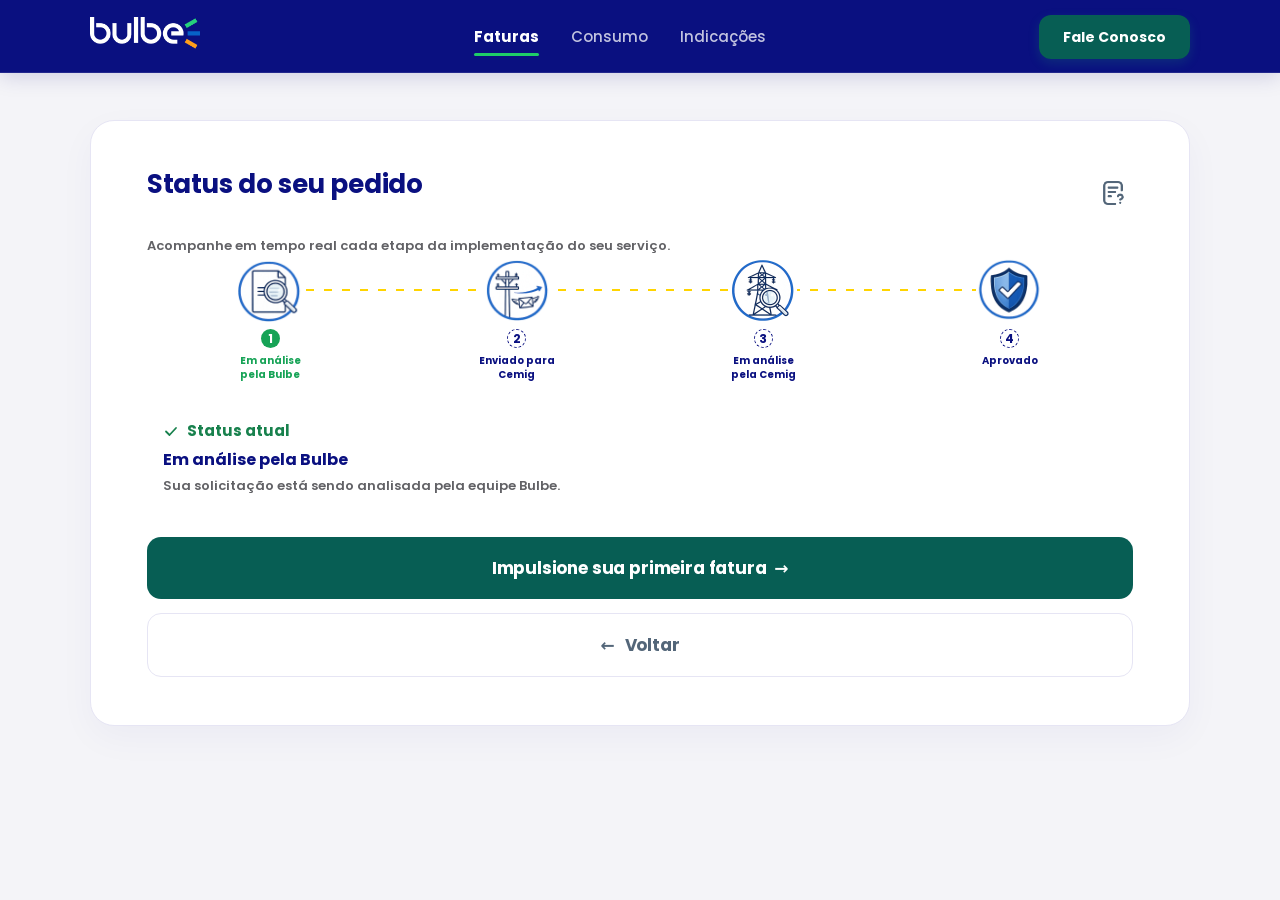
<file: src/status-pedido.html>
<!DOCTYPE html>
<html lang="pt-BR">

<head>
  <meta charset="UTF-8" />
  <meta name="viewport" content="width=device-width, initial-scale=1.0" />
  <title>Bulbe — Status do pedido</title>
  <link rel="preconnect" href="https://fonts.googleapis.com" />
  <link rel="preconnect" href="https://fonts.gstatic.com" crossorigin />
  <link href="https://fonts.googleapis.com/css2?family=Poppins:wght@400;500;600;700;800&display=swap"
    rel="stylesheet" />
  <link rel="stylesheet" href="styles.css" />
</head>

<body>
  <div class="screen">
    <bulbe-header-desktop active-tab="faturas"></bulbe-header-desktop>
    <bulbe-header variant="app"></bulbe-header>

    <bulbe-banner></bulbe-banner>

    <bulbe-sheet>
      <div class="sheet__head">
        <h1 class="status-titulo">Status do seu pedido</h1>
        <button class="icon-btn title__help" aria-label="Entender as etapas do pedido" type="button">
          <img src="../public/tooltip.png" alt="" style="width: 26px; height: 26px; object-fit: contain;" aria-hidden="true" />
        </button>
      </div>
      <p class="status-card__descricao">Acompanhe em tempo real cada etapa da implementação do seu serviço.</p>

      <div class="progress-tracker">
        <div class="progress-tracker__steps">
          <div class="progress-tracker__step is-active">
            <img src="../public/status-step-1.png" alt="Em análise pela Bulbe" class="progress-tracker__icone" />
            <span class="progress-tracker__badge">1</span>
            <span class="progress-tracker__label">Em análise<br>pela Bulbe</span>
          </div>

          <div class="progress-tracker__step">
            <img src="../public/status-step-2.png" alt="Enviado para Cemig" class="progress-tracker__icone" />
            <span class="progress-tracker__badge">2</span>
            <span class="progress-tracker__label">Enviado para<br>Cemig</span>
          </div>

          <div class="progress-tracker__step">
            <img src="../public/status-step-3.png" alt="Em análise pela Cemig" class="progress-tracker__icone" />
            <span class="progress-tracker__badge">3</span>
            <span class="progress-tracker__label">Em análise<br>pela Cemig</span>
          </div>

          <div class="progress-tracker__step">
            <img src="../public/status-step-4.png" alt="Aprovado" class="progress-tracker__icone" />
            <span class="progress-tracker__badge">4</span>
            <span class="progress-tracker__label">Aprovado</span>
          </div>
        </div>
      </div>

      <div class="status-card">
        <div class="status-card__header">
          <svg class="status-card__icone" viewBox="0 0 16 16" fill="none" aria-hidden="true">
            <path d="M3 8.5L6.5 12L13 5" stroke="#18814D" stroke-width="1.8" stroke-linecap="round"
              stroke-linejoin="round" />
          </svg>
          <p class="status-card__label">Status atual</p>
        </div>
        <h2 class="status-card__titulo">Em análise pela Bulbe</h2>
        <p class="status-card__descricao">Sua solicitação está sendo analisada pela equipe Bulbe.</p>
      </div>

      <div class="status-pedido__acoes">
        <a href="impulsione-fatura.html" class="btn btn--success">
          Impulsione sua primeira fatura &nbsp;→
        </a>
        <a href="simular-desconto.html" class="btn btn--ghost">
          <span aria-hidden="true" class="txt--ghost">←</span> Voltar
        </a>
      </div>
    </bulbe-sheet>

    <bulbe-footer active-tab="faturas"></bulbe-footer>
  </div>

  <script src="components.js"></script>
  <script src="script.js"></script>
</body>

</html>
</file>
<file: src/styles.css>
/* ==========================================================================
   DESIGN SYSTEM BULBE — SISTEMA DE ESTILOS E RESPONSIVIDADE
   Todos os comentários e variáveis estão em português conforme a marca.
   ========================================================================== */

:root {
  /* Cores Principais Bulbe */
  --bulbe-azul: #0A1080;
  --bulbe-azul-profundo: #060B6E;
  --bulbe-azul-suave: #1B25A8;
  --bulbe-verde: #1FCD68;
  --bulbe-verde-forte: #16A356;
  --bulbe-amarelo: #FFD400;
  --bulbe-verde-fundo: #E6F9ED;
  --bulbe-verde-profundo: #075E54;

  /* Cores de Destaque para os Cards de Métrica (Fidelidade ao Modelo) */
  --bulbe-destaque-borda: #B9F8CF;
  --bulbe-destaque-fundo: #ECFDF5;
  --bulbe-destaque-texto: #157344;

  /* Cores Secundárias e Auxiliares */
  --bulbe-laranja-primario: #F1881A;
  --bulbe-laranja-secundario: #F5A93C;
  --bulbe-laranja-tag: #E07A14;
  --bulbe-fundo: #F4F4F8;
  --bulbe-fundo-campo: #F2F2F6;
  --bulbe-borda-suave: #C9C5FF;
  --bulbe-borda-cartao: #E6E5F4;
  --bulbe-texto: #0A1080;
  --bulbe-texto-suave: #B7B7C5;
  --bulbe-texto-tag: #2BB76A;
  --bulbe-vermelho-fundo: #FFD6D2;
  --bulbe-vermelho-borda: #FBC2BC;
  --bulbe-vermelho: #C73C2D;
  --bulbe-azul-claro-fundo: #DDE5FF;
  --bulbe-azul-claro-borda: #C8D2FB;
  --bulbe-aba-inativa: #C5C5D1;
  --bulbe-texto-fantasma: #536679;

  /* Borda Customizada solicitada para o Card de Fatura Atual */
  --bulbe-fatura-card-borda: #E6F1FE;

  /* Tokens oficiais do Figma (telas do app logado: Faturas / Consumo) */
  --bulbe-au700: #08068D;
  /* Azul Universo 700 — primário do app */
  --bulbe-ac600: #0762C7;
  /* Azul Céu 600 */
  --bulbe-ac700: #054894;
  /* Azul Céu 700 — texto pílula "em aberto" */
  --bulbe-ac50: #E6F1FE;
  /* Azul Céu 50 — fundo pílula/borda card */
  --bulbe-vf500: #26D07C;
  /* Verde Flora 500 */
  --bulbe-vf700: #18814D;
  /* Verde Flora 700 — texto pílula "paga" */
  --bulbe-vf50: #E9FBF2;
  /* Verde Flora 50 — fundo pílula "paga" */
  --bulbe-as500: #FF9E1B;
  /* Amarelo Sol 500 — linha de média */
  --bulbe-c700: #3E4D5B;
  /* Cinza C700 — mês/valor */
  --bulbe-c600: #536679;
  /* Cinza C600 — títulos de seção */
  --bulbe-c200: #C2CCD6;
  /* Cinza C200 — aba inativa */
  --bulbe-c100: #D1D9E0;
  /* Cinza C100 — divisores */
  --bulbe-c300: #A4B3C1;
  /* Cinza C300 — aba Economia inativa */
  --bulbe-dot-inativo: #D0D5DD;
  --bulbe-verde-banner: #058036;
}

/* Reset Geral e Tipografia */
* {
  box-sizing: border-box;
}

html,
body {
  margin: 0;
  padding: 0;
  font-family: 'Poppins', system-ui, -apple-system, 'Segoe UI', sans-serif;
  color: var(--bulbe-texto);
  background: var(--bulbe-azul);
  -webkit-font-smoothing: antialiased;
}

body {
  display: flex;
  justify-content: center;
  min-height: 100vh;
}

a {
  color: inherit;
  text-decoration: none;
}

button {
  font-family: inherit;
  cursor: pointer;
}

/* ==========================================================================
   CONFIGURAÇÃO DE BLOCOS DE ELEMENTOS CUSTOMIZADOS (PREVINE COLAPSO DE LAYOUT)
   ========================================================================== */
bulbe-header,
bulbe-banner,
bulbe-footer,
bulbe-sheet,
bulbe-fatura-card,
bulbe-metric-card {
  display: block;
  width: 100%;
}

bulbe-header-desktop {
  display: none;
  /* Oculto no mobile por padrão */
}

/* Contêiner da Tela Principal (Mobile First) */
.screen {
  width: 100%;
  max-width: 480px;
  background: var(--bulbe-azul);
  display: flex;
  flex-direction: column;
  height: 100vh;
  height: 100dvh;
  overflow: hidden;
  position: relative;
}

/* ---------- Barra Superior Mobile (Topbar) ---------- */
.topbar {
  display: grid;
  grid-template-columns: 44px 1fr 44px;
  align-items: center;
  padding: 18px 16px 14px;
  color: #fff;
}

.topbar__logo {
  justify-self: center;
  text-align: center;
}

.icon-btn {
  width: 40px;
  height: 40px;
  border: 0;
  background: transparent;
  color: inherit;
  display: inline-flex;
  align-items: center;
  justify-content: center;
  border-radius: 10px;
}

.icon-btn svg {
  width: 26px;
  height: 26px;
}

/* ---------- Área de Conteúdo Principal (Folha / Sheet) ---------- */
bulbe-sheet {
  background: #fff;
  border-radius: 24px 24px 0 0;
  margin-top: 18px;
  padding: 28px 22px 100px;
  /* Espaço para o rodapé fixo */
  flex: 1;
  display: flex;
  flex-direction: column;
  overflow-y: auto;
  /* Apenas o conteúdo rola */
}

.sheet--result {
  padding-top: 22px;
  gap: 20px;
}

.sheet__head {
  display: flex;
  align-items: flex-start;
  justify-content: space-between;
  gap: 12px;
  margin-bottom: 36px;
}

.title {
  font-size: 30px;
  line-height: 1.1;
  font-weight: 800;
  letter-spacing: -0.02em;
  color: var(--bulbe-texto);
  margin: 0;
}

.title--compact {
  font-size: 28px;
  margin-bottom: 4px;
}

.title--accent {
  color: var(--bulbe-verde);
}

.title__help {
  color: var(--bulbe-texto);
  flex-shrink: 0;
  margin-top: 4px;
}

.lead {
  color: var(--bulbe-texto-suave);
  font-size: 15px;
  line-height: 1.45;
  margin: 0 0 18px;
  font-weight: 500;
}

/* ---------- Cartão do Simulador (Valor da Fatura Atual) ---------- */
.card {
  border: 4px solid var(--bulbe-fatura-card-borda);
  /* Bordas azuis de 4px conforme solicitado */
  border-radius: 8px;
  /* Raio de canto arredondado de 8px conforme solicitado */
  padding: 20px 18px;
  background: #fff;
  margin-bottom: 22px;
}

/* ---------- Dica de Desconto no Card de Simulação ---------- */
.discount-hint {
  margin: 0;
  padding: 16px;
  background: var(--bulbe-destaque-fundo);
  border: 1px solid var(--bulbe-destaque-borda);
  border-radius: 12px;
  font-family: 'Poppins', system-ui, -apple-system, sans-serif;
  font-size: 12px;
  font-weight: 600;
  color: var(--bulbe-destaque-texto);
  text-align: center;
  line-height: 1.4;
}

.card__label {
  display: block;
  font-weight: 700;
  font-size: 16px;
  color: var(--bulbe-texto);
  margin-bottom: 14px;
}

.field {
  position: relative;
  display: flex;
  align-items: center;
  background: var(--bulbe-fundo-campo);
  border: 1.5px solid var(--bulbe-borda-suave);
  border-radius: 12px;
  padding: 16px 18px;
  gap: 8px;
  margin-bottom: 14px;
  transition: border-color 0.15s ease;
}

.field:focus-within {
  border-color: var(--bulbe-azul);
}

.field__currency {
  font-weight: 600;
  font-size: 18px;
  color: var(--bulbe-texto);
  opacity: 0.9;
}

.field__input {
  flex: 1;
  border: 0;
  background: transparent;
  font-family: inherit;
  font-size: 22px;
  font-weight: 800;
  color: var(--bulbe-texto);
  outline: none;
  letter-spacing: -0.01em;
  padding: 0;
  width: 100%;
}

.field__input::placeholder {
  color: var(--bulbe-texto);
  opacity: 0.4;
}

/* ---------- Componente Reutilizável de Card de Métrica ---------- */
bulbe-metric-card {
  background: var(--bulbe-destaque-fundo);
  border: 1px solid var(--bulbe-destaque-borda);
  border-radius: 16px;
  padding: 24px 20px;
  text-align: center;
  color: var(--bulbe-destaque-texto);
  font-family: 'Poppins', system-ui, -apple-system, sans-serif;
  margin-bottom: 22px;
}

.metric-card__container {
  display: flex;
  flex-direction: column;
  gap: 8px;
  align-items: center;
  justify-content: center;
}

.metric-card__label {
  margin: 0;
  font-size: 13px;
  font-weight: 600;
  color: var(--bulbe-destaque-texto);
  line-height: 1.3;
}

.metric-card__value {
  margin: 0;
  font-size: 32px;
  font-weight: 800;
  letter-spacing: -0.02em;
  color: var(--bulbe-destaque-texto);
  line-height: 1.1;
}

.metric-card__sub {
  margin: 0;
  font-size: 13px;
  font-weight: 600;
  opacity: 0.9;
  color: var(--bulbe-destaque-texto);
  line-height: 1.3;
}

/* ---------- Botões Principais ---------- */
.btn {
  width: 100%;
  border: 0;
  border-radius: 14px;
  padding: 18px 22px;
  font-size: 17px;
  font-weight: 700;
  letter-spacing: -0.01em;
  display: inline-flex;
  align-items: center;
  justify-content: center;
  gap: 10px;
  text-align: center;
  transition: transform 0.05s ease, box-shadow 0.15s ease, background 0.15s ease;
}

.btn:active {
  transform: translateY(1px);
}

.btn--primary {
  background: var(--bulbe-azul);
  color: #fff;
  box-shadow: 0 6px 14px rgba(10, 16, 128, 0.18);
}

.btn--primary:hover {
  background: var(--bulbe-azul-profundo);
}

.btn--success {
  background: var(--bulbe-verde-profundo);
  color: #fff;
  margin-top: 4px;
}

.btn--success:hover {
  filter: brightness(1.05);
}

.btn--ghost {
  background: #fff;
  color: var(--bulbe-texto-fantasma);
  border: 1.5px solid var(--bulbe-borda-cartao);
  margin-top: 2px;
}

.txt--ghost {
  color: var(--bulbe-texto-fantasma);
}

.btn--ghost:hover {
  background: #F8F8FB;
}

.section-title {
  margin: 6px 0 -2px;
  font-size: 16px;
  font-weight: 700;
  color: var(--bulbe-texto);
}

/* ---------- Layout de Comparação Mensal (Cards de Resultado) ---------- */
.compare {
  display: grid;
  grid-template-columns: 1fr auto 1fr;
  align-items: center;
  gap: 8px;
}

.compare__card {
  border-radius: 10px;
  padding: 14px 13px;
  display: flex;
  flex-direction: column;
  gap: 0;
  min-height: 141px;
}

.compare__card--bad {
  background: rgba(220, 38, 38, 0.1);
  border: 1px solid #F60505;
  color: #F60505;
}

.compare__card--good {
  background: #EFF5FF;
  border: 1px solid #BEDBFF;
  color: #08068D;
}

.compare__head {
  display: flex;
  align-items: center;
  gap: 4px;
  font-size: 12px;
  font-weight: 600;
  margin: 0 0 12px;
  letter-spacing: 0;
  line-height: 1.5;
}

.compare__icon {
  width: 16px;
  height: 16px;
  flex-shrink: 0;
}

.footer-result__container {
  display: flex;
  flex-direction: column;
  gap: 8px;
}

.compare__sub {
  margin: 0;
  font-size: 11px;
  font-weight: 400;
}

.compare__value {
  display: flex;
  align-items: baseline;
  gap: 2px;
  margin: 2px 0 4px;
  letter-spacing: -0.02em;
}

.compare__currency {
  font-size: 13px;
  font-weight: 600;
  line-height: 1.2;
}

.compare__amount {
  font-size: 22px;
  font-weight: 800;
  line-height: 1.23;
}

.compare__tag {
  margin: auto 0 0;
  font-size: 11px;
  font-weight: 600;
}

.compare__arrow {
  color: var(--bulbe-verde-forte);
  display: inline-flex;
  align-items: center;
  justify-content: center;
}

.compare__arrow svg {
  width: 24px;
  height: 24px;
}

/* ---------- Barra de Abas Inferior (Rodapé Mobile) ---------- */
.tabbar {
  position: absolute;
  left: 0;
  right: 0;
  bottom: 0;
  display: grid;
  grid-template-columns: repeat(3, 1fr);
  background: #fff;
  padding: 10px 12px 16px;
  border-top: 1px solid var(--bulbe-borda-cartao);
}

.tab {
  display: flex;
  flex-direction: column;
  align-items: center;
  gap: 4px;
  padding: 8px 4px;
  font-size: 13px;
  font-weight: 600;
  color: var(--bulbe-aba-inativa);
  position: relative;
}

.tab__icon {
  width: 24px;
  height: 24px;
}

.tab.is-active {
  color: var(--bulbe-azul);
}

.tab.is-active::before {
  content: "";
  position: absolute;
  top: -10px;
  left: 28%;
  right: 28%;
  height: 2px;
  background: var(--bulbe-azul);
  border-radius: 2px;
}

/* ==========================================================================
   TELA INICIAL — COMO FUNCIONA
   ========================================================================== */

.titulo-como-funciona {
  font-size: 28px;
  font-weight: 800;
  letter-spacing: -0.02em;
  color: var(--bulbe-texto);
  margin: 0 0 20px;
  line-height: 1.15;
}

.passos {
  display: flex;
  flex-direction: column;
  align-items: center;
}

.passo__imagem {
  width: 100%;
  height: auto;
  display: block;
}

.seta-separador {
  display: flex;
  justify-content: center;
  padding: 6px 0;
}

.seta-separador__icone {
  height: 28px;
  width: auto;
}

/* Botão CTA fixo que substitui o tabbar na tela inicial */
.btn-quero-economizar {
  position: absolute;
  bottom: 0;
  left: 0;
  right: 0;
  background: var(--bulbe-azul);
  color: #fff;
  font-family: inherit;
  font-size: 17px;
  font-weight: 700;
  letter-spacing: -0.01em;
  padding: 20px 22px;
  text-align: center;
  display: flex;
  align-items: center;
  justify-content: center;
  gap: 10px;
  text-decoration: none;
  border: 0;
}

.cta-stack {
  position: absolute;
  bottom: 0;
  left: 0;
  right: 0;
  display: flex;
  flex-direction: column;
  padding: 0 20px 20px;
  background: white;
  gap: 0;
}

.cta-stack .btn-quero-economizar {
  position: static;
  border-radius: 14px;
}

.cta-divisor {
  display: flex;
  align-items: center;
  gap: 12px;
  margin: 16px 0;
  font-family: 'Poppins', sans-serif;
  font-size: 14px;
  color: #a4b3c1;
}

.cta-divisor::before,
.cta-divisor::after {
  content: '';
  flex: 1;
  height: 1px;
  background: #d1d9e0;
}

.btn-entrar {
  display: flex;
  align-items: center;
  justify-content: center;
  gap: 12px;
  width: 100%;
  background: white;
  border: 1.5px solid #08068d;
  border-radius: 14px;
  padding: 16px 22px;
  font-size: 16px;
  font-weight: 400;
  color: #536679;
  text-decoration: none;
  font-family: inherit;
  letter-spacing: -0.01em;
  transition: background 0.15s ease;
}

.btn-entrar:hover {
  background: #f0f2ff;
}

.btn-entrar__accent {
  color: #0762c7;
  font-weight: 600;
}

.sim-detalhe--oculto {
  display: none;
}

/* ─── Resultado: detalhamento do consumo (fluxo logado) ─── */
.resultado-detalhamento {
  background: #f8fafc;
  border: 1px solid #e2e8f0;
  border-radius: 14px;
  padding: 16px;
}

.resultado-detalhamento__titulo {
  font-size: 13px;
  font-weight: 600;
  color: #3e4d5b;
  margin: 0 0 14px;
}

/* ─── Sem faturas (empty state) ─── */
.sem-faturas {
  display: flex;
  flex-direction: column;
  width: 100%;
}

.sem-faturas__ilustracao {
  /* quebra o padding lateral e superior do bulbe-sheet (28px top, 22px sides) */
  width: calc(100% + 44px);
  margin: -28px -22px 24px;
  display: block;
  object-fit: cover;
}

.sem-faturas__titulo {
  font-size: 15px;
  font-weight: 600;
  color: var(--bulbe-azul);
  margin-bottom: 10px;
}

.sem-faturas__descricao {
  font-size: 13px;
  font-weight: 400;
  color: #626266;
  line-height: 1.6;
  margin-bottom: 32px;
}

.sem-faturas__divisor {
  border: none;
  border-top: 1px solid #d1d9e0;
  margin: 10px 0;
}

/* ==========================================================================
   TELA STATUS DO PEDIDO
   ========================================================================== */

.status-titulo {
  font-size: 26px;
  font-weight: 700;
  letter-spacing: -0.01em;
  color: var(--bulbe-texto);
  margin: 0;
  line-height: 1.2;
  flex: 1;
}

/* ─── Tooltip overlay: status do pedido ─── */
.status-tooltip-modal {
  position: fixed;
  inset: 0;
  background: rgba(8, 6, 141, 0.35);
  display: flex;
  align-items: flex-end;
  justify-content: center;
  z-index: 100;
  padding: 0 16px 24px;
}

.status-tooltip-modal[hidden] {
  display: none;
}

/* ─── Bulbinho card (partilhado com simulador de economia - Tooltip Bulbinho) ─── */
.bulbinho-card {
  background: #fff;
  border-radius: 20px;
  padding: 24px 20px 20px;
  max-width: 440px;
  width: 100%;
  position: relative;
  display: flex;
  flex-direction: column;
  gap: 16px;
  box-shadow: 0 8px 32px rgba(8, 6, 141, 0.18);
}

.bulbinho-card__fechar {
  position: absolute;
  top: 16px;
  right: 16px;
  width: 32px;
  height: 32px;
  border: 0;
  background: #f0f2f5;
  border-radius: 50%;
  display: flex;
  align-items: center;
  justify-content: center;
  color: #3e4d5b;
  cursor: pointer;
}

.bulbinho-card__intro {
  font-size: 14px;
  font-weight: 500;
  color: #0A1080;
  margin: 0;
  padding-right: 36px;
  line-height: 1.5;
}

.bulbinho-card__etapas {
  list-style: none;
  margin: 0;
  padding: 0;
  display: flex;
  flex-direction: column;
  gap: 12px;
}

.bulbinho-card__etapas li {
  font-size: 13px;
  color: #3e4d5b;
  line-height: 1.5;
  padding: 8px 12px;
  border-left: 3px solid var(--bulbe-verde);
  background: #f8fafc;
  border-radius: 0 8px 8px 0;
}

.bulbinho-card__etapas li strong {
  color: #0A1080;
  display: block;
  margin-bottom: 2px;
}

.bulbinho-card__prazo {
  display: flex;
  align-items: flex-start;
  gap: 10px;
  background: #E6F1FE;
  border-radius: 12px;
  padding: 12px 14px;
  font-size: 13px;
  color: #054894;
  line-height: 1.5;
}

.bulbinho-card__prazo svg {
  flex-shrink: 0;
  margin-top: 2px;
}

.bulbinho-card__prazo strong {
  color: #0A1080;
}

.status-descricao {
  font-size: 14px;
  font-weight: 400;
  line-height: 1.5;
  color: var(--bulbe-texto);
  margin: 0 0 28px;
}

/* ---------- Progress Tracker ---------- */
.progress-tracker {
  margin-bottom: 24px;
}

.progress-tracker__steps {
  display: flex;
  justify-content: space-between;
  position: relative;
}

/* Linha conectora passando pelo centro dos ícones */
.progress-tracker__steps::before {
  content: '';
  position: absolute;
  top: 34px;
  left: 12.5%;
  right: 12.5%;
  height: 1.5px;
  background-image: repeating-linear-gradient(to right, var(--bulbe-amarelo) 0, var(--bulbe-amarelo) 8px, transparent 8px, transparent 18px);
  z-index: 0;
}

.progress-tracker__step {
  display: flex;
  flex-direction: column;
  align-items: center;
  gap: 6px;
  flex: 1;
  position: relative;
  z-index: 1;
}

.progress-tracker__icone {
  width: 68px;
  height: 68px;
  object-fit: contain;
  display: block;
  background: #fff;
}

.progress-tracker__badge {
  width: 19px;
  height: 19px;
  border-radius: 50%;
  background: transparent;
  border: 1.5px dashed var(--bulbe-azul);
  color: var(--bulbe-azul);
  font-size: 12px;
  font-weight: 700;
  display: flex;
  align-items: center;
  justify-content: center;
  flex-shrink: 0;
}

.progress-tracker__step.is-active .progress-tracker__badge {
  background: var(--bulbe-verde-forte);
  border: none;
  color: #fff;
}

.progress-tracker__label {
  font-size: 10px;
  font-weight: 700;
  text-align: center;
  color: var(--bulbe-azul);
  line-height: 1.35;
}

.progress-tracker__step.is-active .progress-tracker__label {
  color: var(--bulbe-verde-forte);
}

/* ---------- Card de Status Atual ---------- */
.status-card {
  background: #fff;
  border-radius: 12px;
  padding: 14px 16px;
  margin-bottom: 20px;
}

.status-card__header {
  display: flex;
  align-items: center;
  gap: 8px;
  margin-bottom: 8px;
}

.status-card__icone {
  width: 16px;
  height: 16px;
  flex-shrink: 0;
}

.status-card__label {
  font-size: 15px;
  font-weight: 700;
  color: #18814D;
  margin: 0;
}

.status-card__titulo {
  font-size: 16px;
  font-weight: 700;
  color: var(--bulbe-texto);
  margin: 0 0 6px;
  line-height: 1.3;
}

.status-card__descricao {
  font-size: 13px;
  font-weight: 600;
  color: #626266;
  margin: 0;
  line-height: 1.4;
}

/* ---------- Sino de Notificação no Header ---------- */
.topbar__notificacao {
  position: relative;
}

.topbar__notificacao-badge {
  position: absolute;
  top: 6px;
  right: 6px;
  width: 8px;
  height: 8px;
  border-radius: 50%;
  background: #E90808;
  border: 1.5px solid var(--bulbe-azul);
}

/* ---------- TELA PRÉ-GRÁFICO (Consumo) ---------- */
.sheet--consumo {
  padding: 20px 0 100px;
  /* sem padding lateral — movido para .pre-grafico__corpo */
}

.pre-grafico__ilustracao {
  width: 100%;
  height: auto;
  display: block;
  flex-shrink: 0;
}

.pre-grafico__corpo {
  display: flex;
  flex-direction: column;
  gap: 8px;
  padding: 24px 22px 0;
  flex: 1;
}

.pre-grafico__titulo {
  margin: 0;
  font-size: 15px;
  font-weight: 600;
  color: var(--bulbe-azul);
  line-height: 1.4;
}

.pre-grafico__descricao {
  margin: 0;
  font-size: 13px;
  color: #626266;
  line-height: 1.6;
  font-weight: 500;
}

.pre-grafico__btn {
  margin-top: 24px;
  border-radius: 10px;
  border-color: #a4b3c1;
  font-size: 16px;
  padding: 11px 22px;
  height: 44px;
}

/* ---------- TELA BENEFÍCIOS ---------- */
.sheet--beneficios {
  padding-top: 22px;
  gap: 20px;
}

.beneficios__head {
  display: flex;
  align-items: flex-start;
  justify-content: space-between;
  gap: 8px;
}

.beneficios__titulo {
  margin: 0;
  font-size: 26px;
  font-weight: 700;
  color: var(--bulbe-azul);
  line-height: 1.35;
}

.beneficios__verde {
  color: var(--bulbe-verde);
}

.beneficios__info-btn {
  background: transparent;
  border: 0;
  padding: 2px;
  cursor: pointer;
  flex-shrink: 0;
  margin-top: 4px;
  line-height: 0;
}

.beneficios__subtitulo {
  margin: 0;
  font-size: 12px;
  font-weight: 600;
  color: #626266;
  line-height: 1.5;
}

.beneficios__cards {
  display: flex;
  flex-direction: column;
  gap: 20px;
  flex: 1;
}

.beneficio-card {
  display: flex;
  align-items: center;
  gap: 8px;
  padding: 13px;
  border-radius: 10px;
  min-height: 70px;
}

.beneficio-card--connect {
  background: #edfdf4;
  border: 1px solid #b9f8cf;
}

.beneficio-card--movement {
  background: linear-gradient(to right, #eff6ff, #eef2ff);
  border: 1px solid #bedbff;
}

.beneficio-card--experience {
  background: #fff4e6;
  border: 1px solid rgba(255, 158, 27, 0.26);
}

.beneficio-card__icone-wrap {
  width: 32px;
  height: 32px;
  border-radius: 50%;
  display: flex;
  align-items: center;
  justify-content: center;
  flex-shrink: 0;
  overflow: hidden;
}

.beneficio-card__icone-wrap--verde {
  background: #26d07c;
}

.beneficio-card__icone-wrap--laranja {
  background: #ff9e1b;
}

.beneficio-card__icone {
  width: 20px;
  height: 16px;
  object-fit: contain;
}

.beneficio-card__icone--full {
  width: 32px;
  height: 32px;
  object-fit: contain;
}

.beneficio-card__corpo {
  flex: 1;
  min-width: 0;
  display: flex;
  flex-direction: column;
  gap: 2px;
}

.beneficio-card__linha-topo {
  display: flex;
  align-items: center;
  justify-content: space-between;
  min-height: 20px;
}

.beneficio-card__nome {
  font-size: 12px;
  font-weight: 700;
  line-height: 1.6;
}

.beneficio-card__nome--verde {
  color: #18814d;
}

.beneficio-card__nome--azul {
  color: #0762c7;
}

.beneficio-card__nome--laranja {
  color: #ff9e1b;
}

.beneficio-card__cadeado {
  width: 11px;
  height: 13px;
  object-fit: contain;
}

.beneficio-card__desc {
  margin: 0;
  font-size: 7px;
  color: #a4b3c1;
  line-height: 1.4;
}

.beneficio-card__parceiros {
  display: flex;
  flex-direction: column;
  gap: 4px;
  align-items: flex-end;
}

.beneficio-card__parceiro {
  height: 11px;
  width: 44px;
  object-fit: contain;
}

.beneficio-card__parceiro--grande {
  height: 22px;
  width: 60px;
}

/* ---------- TELA PRÉ-FATURA ---------- */
.sheet--pre-fatura {
  padding-top: 32px;
  gap: 16px;
  align-items: center;
}

.pre-fatura__ilustracao {
  width: 190px;
  height: 190px;
  object-fit: contain;
  display: block;
  flex-shrink: 0;
}

.pre-fatura__titulo {
  margin: 0;
  font-size: 16px;
  font-weight: 700;
  color: #08068d;
  line-height: 1.4;
  text-align: center;
}

.pre-fatura__descricao {
  margin: 0;
  font-size: 13px;
  font-weight: 600;
  color: #626266;
  line-height: 1.6;
  text-align: center;
}

.pre-fatura__acoes {
  width: 100%;
  display: flex;
  flex-direction: column;
  gap: 12px;
  margin-top: 8px;
}

.pre-fatura__divisor {
  width: 90px;
  height: 0;
  border-top: 1px solid #8e8e93;
  margin: 0 auto;
}

/* ---------- TELA BENEFÍCIOS ---------- */
.sheet--beneficios {
  padding-top: 22px;
  gap: 20px;
}

.beneficios__head {
  display: flex;
  align-items: flex-start;
  justify-content: space-between;
  gap: 8px;
}

.beneficios__titulo {
  margin: 0;
  font-size: 26px;
  font-weight: 700;
  color: var(--bulbe-azul);
  line-height: 1.35;
}

.beneficios__verde {
  color: var(--bulbe-verde);
}

.beneficios__info-btn {
  background: transparent;
  border: 0;
  padding: 2px;
  cursor: pointer;
  flex-shrink: 0;
  margin-top: 4px;
  line-height: 0;
}

.beneficios__subtitulo {
  margin: 0;
  font-size: 12px;
  font-weight: 600;
  color: #626266;
  line-height: 1.5;
}

.beneficios__cards {
  display: flex;
  flex-direction: column;
  gap: 20px;
  flex: 1;
}

.beneficio-card {
  display: flex;
  align-items: center;
  gap: 8px;
  padding: 13px;
  border-radius: 10px;
  min-height: 70px;
}

.beneficio-card--connect {
  background: #edfdf4;
  border: 1px solid #b9f8cf;
}

.beneficio-card--movement {
  background: linear-gradient(to right, #eff6ff, #eef2ff);
  border: 1px solid #bedbff;
}

.beneficio-card--experience {
  background: #fff4e6;
  border: 1px solid rgba(255, 158, 27, 0.26);
}

.beneficio-card__icone-wrap {
  width: 32px;
  height: 32px;
  border-radius: 50%;
  display: flex;
  align-items: center;
  justify-content: center;
  flex-shrink: 0;
  overflow: hidden;
}

.beneficio-card__icone-wrap--verde {
  background: #26d07c;
}

.beneficio-card__icone-wrap--laranja {
  background: #ff9e1b;
}

.beneficio-card__icone {
  width: 20px;
  height: 16px;
  object-fit: contain;
}

.beneficio-card__icone--full {
  width: 32px;
  height: 32px;
  object-fit: contain;
}

.beneficio-card__corpo {
  flex: 1;
  min-width: 0;
  display: flex;
  flex-direction: column;
  gap: 2px;
}

.beneficio-card__linha-topo {
  display: flex;
  align-items: center;
  justify-content: space-between;
  min-height: 20px;
}

.beneficio-card__nome {
  font-size: 12px;
  font-weight: 700;
  line-height: 1.6;
}

.beneficio-card__nome--verde {
  color: #18814d;
}

.beneficio-card__nome--azul {
  color: #0762c7;
}

.beneficio-card__nome--laranja {
  color: #ff9e1b;
}

.beneficio-card__cadeado {
  width: 11px;
  height: 13px;
  object-fit: contain;
}

.beneficio-card__desc {
  margin: 0;
  font-size: 7px;
  color: #a4b3c1;
  line-height: 1.4;
}

.beneficio-card__parceiros {
  display: flex;
  flex-direction: column;
  gap: 4px;
  align-items: flex-end;
}

.beneficio-card__parceiro {
  height: 11px;
  width: 44px;
  object-fit: contain;
}

/* Telas Pequenas */
@media (max-width: 360px) {
  .title {
    font-size: 26px;
  }

  .compare__value {
    font-size: 20px;
  }

  .referral__msg {
    font-size: 13px;
  }
}

/* ==========================================================================
   SUPORTE DE RESPONSIVIDADE COMPLETO PARA DESKTOP E TELAS MAIS LARGAS
   ========================================================================== */
@media (min-width: 768px) {

  /* Configuração do fundo e centralização do contêiner */
  html,
  body {
    background: var(--bulbe-fundo);
  }

  body {
    align-items: flex-start;
  }

  /* Oculta os cabeçalhos/rodapés mobile, o banner e exibe o Desktop */
  bulbe-header,
  bulbe-banner,
  bulbe-footer {
    display: none !important;
  }

  bulbe-header-desktop {
    display: block;
    width: 100%;
    position: fixed;
    top: 0;
    left: 0;
    right: 0;
    z-index: 1000;
  }

  /* Cabeçalho Desktop Premium */
  .topbar-desktop {
    background: var(--bulbe-azul);
    box-shadow: 0 4px 20px rgba(6, 11, 110, 0.15);
    border-bottom: 1px solid rgba(255, 255, 255, 0.1);
    width: 100%;
  }

  .topbar-desktop__container {
    max-width: 1100px;
    width: 90%;
    margin: 0 auto;
    height: 72px;
    display: flex;
    justify-content: space-between;
    align-items: center;
  }

  .topbar-desktop__nav {
    display: flex;
    align-items: center;
    gap: 32px;
  }

  .topbar-desktop__link {
    color: rgba(255, 255, 255, 0.75);
    font-size: 15px;
    font-weight: 500;
    padding: 8px 0;
    position: relative;
    transition: color 0.2s ease;
  }

  .topbar-desktop__link:hover {
    color: #fff;
  }

  .topbar-desktop__link.is-active {
    color: #fff;
    font-weight: 700;
  }

  .topbar-desktop__link.is-active::after {
    content: "";
    position: absolute;
    bottom: 0;
    left: 0;
    right: 0;
    height: 3px;
    background: var(--bulbe-verde);
    border-radius: 3px;
  }

  .btn-desktop-cta {
    background: var(--bulbe-verde-profundo);
    color: #fff;
    font-size: 14px;
    font-weight: 700;
    padding: 12px 24px;
    border-radius: 12px;
    transition: background 0.2s ease, transform 0.1s ease;
    box-shadow: 0 4px 12px rgba(31, 205, 104, 0.15);
  }

  .btn-desktop-cta:hover {
    background: var(--bulbe-verde-forte);
    transform: translateY(-1px);
  }

  .btn-desktop-cta:active {
    transform: translateY(1px);
  }

  /* Expansão e centralização do painel no desktop */
  .screen {
    max-width: none;
    width: 100%;
    height: auto;
    min-height: 100vh;
    overflow: visible;
    padding-top: 72px;
    /* Altura do cabeçalho desktop fixo */
    background: var(--bulbe-fundo);
    display: flex;
    align-items: center;
    justify-content: flex-start;
  }

  bulbe-sheet {
    max-width: 1100px;
    width: 90%;
    margin: 48px auto;
    border-radius: 24px;
    box-shadow: 0 12px 36px rgba(10, 16, 128, 0.04);
    border: 1px solid var(--bulbe-borda-cartao);
    padding: 48px 56px;
    flex: none;
    overflow: visible;
  }

  .sheet__head {
    margin-bottom: 24px;
  }

  .title {
    font-size: 38px;
  }

  .lead {
    font-size: 16px;
    margin-bottom: 32px;
  }

  /* Grid do Formulário do Simulador no Desktop (Input à esquerda, Destaque à direita) */
  #simulador.card {
    display: grid;
    grid-template-columns: 1fr 1fr;
    gap: 24px;
    padding: 32px;
    align-items: center;
    margin-bottom: 32px;
  }

  .card__label {
    grid-column: 1 / -1;
    margin-bottom: 0;
    font-size: 18px;
  }

  .field {
    margin-bottom: 0;
  }

  bulbe-metric-card {
    padding: 24px;
    margin-bottom: 0;
  }

  .discount-hint {
    height: 100%;
    display: flex;
    align-items: center;
    justify-content: center;
    margin: 0;
  }

  .btn--primary {
    max-width: 320px;
    margin-left: auto;
  }

  /* Grid da Página de Resultados no Desktop */
  .sheet--result {
    gap: 32px;
  }

  .sheet--result .title--compact {
    font-size: 34px;
    margin-bottom: 8px;
  }

  .compare {
    grid-template-columns: 1fr 60px 1fr;
    gap: 20px;
  }

  .compare__card {
    padding: 20px;
    min-height: 160px;
  }

  .compare__amount {
    font-size: 26px;
  }

  .footer-result__container {
    flex-direction: row;
    justify-content: flex-end;
    gap: 16px;
    margin-top: 16px;
  }

  .footer-result__container .btn {
    width: auto;
    min-width: 220px;
    margin: 0;
  }

  /* Tela inicial: como funciona no desktop */
  .titulo-como-funciona {
    font-size: 38px;
  }

  .btn-quero-economizar {
    position: static;
    max-width: 320px;
    margin: 32px auto 0;
    border-radius: 14px;
    box-shadow: 0 6px 14px rgba(10, 16, 128, 0.18);
  }

  .sheet--consumo {
    padding: 48px 0;
  }

  .pre-grafico__ilustracao {
    max-width: 480px;
    margin: 0 auto;
  }

  .pre-grafico__corpo {
    padding-left: 56px;
    padding-right: 56px;
  }

  .pre-grafico__btn {
    width: auto;
    min-width: 240px;
  }

  /* Pré-fatura desktop */
  .sheet--pre-fatura {
    max-width: 540px;
    align-items: center;
  }

  .pre-fatura__ilustracao {
    width: 240px;
    height: 240px;
  }

  .pre-fatura__titulo {
    font-size: 20px;
  }

  .pre-fatura__acoes {
    max-width: 360px;
    width: 100%;
  }

  .pre-fatura__acoes .btn--primary {
    max-width: none;
    margin-left: 0;
  }
}

/* ========================================
   Modal do tooltip (Simular desconto)
   ======================================== */

/* Desktop - Canto direito */
.modal-image {
  position: fixed;
  top: 50%;
  right: 0;
  bottom: 0;
  transform: translateY(-50%);
  z-index: 1000;
  max-width: 25%;
  max-height: 80%;
  object-fit: contain;
  cursor: pointer;
  animation: slideInRight 0.3s ease;
  margin: 0;
  padding: 0;
  border: none;
}

/* Mobile - Canto inferior direito (no limite) */
@media (max-width: 768px) {
  .modal-image {
    top: auto;
    bottom: 0;
    right: 0;
    transform: none;
    max-width: 100%;
    max-height: 100%;
    animation: slideInUp 0.3s ease;
  }
}

.blur-overlay {
  position: fixed;
  top: 0;
  left: 0;
  width: 100%;
  height: 100%;
  background: rgba(0, 0, 0, 0.3);
  backdrop-filter: blur(4px);
  z-index: 999;
  cursor: pointer;
}

/* ─── Modal Bulbinho do status do pedido ─── */
.status-tooltip-card {
  position: fixed;
  top: 50%;
  left: 50%;
  transform: translate(-50%, -50%);
  width: calc(100% - 40px);
  max-width: 400px;
  background: #fff;
  border-radius: 20px;
  z-index: 1000;
  padding: 24px 20px 20px;
  box-shadow: 0 8px 32px rgba(8, 6, 141, 0.18);
  display: flex;
  flex-direction: column;
  gap: 16px;
  animation: fadeIn 0.2s ease;
}

.status-tooltip-card__fechar {
  position: absolute;
  top: 16px;
  right: 16px;
  width: 32px;
  height: 32px;
  border: 0;
  background: #f0f2f5;
  border-radius: 50%;
  display: flex;
  align-items: center;
  justify-content: center;
  color: #3e4d5b;
  cursor: pointer;
}

.status-tooltip-card__bulbinho {
  width: 100%;
  display: block;
  max-height: 140px;
  object-fit: contain;
  object-position: center;
  border-radius: 12px;
}

.status-tooltip-card__intro {
  font-size: 14px;
  font-weight: 500;
  color: #0A1080;
  line-height: 1.5;
  padding-right: 36px;
  margin: 0;
}

.status-tooltip-card__etapas {
  list-style: none;
  margin: 0;
  padding: 0;
  display: flex;
  flex-direction: column;
  gap: 12px;
}

.status-tooltip-card__etapas li {
  font-size: 13px;
  color: #3e4d5b;
  line-height: 1.5;
  padding: 8px 12px;
  border-left: 3px solid #1FCD68;
  background: #f8fafc;
  border-radius: 0 8px 8px 0;
}

.status-tooltip-card__etapas li strong {
  color: #0A1080;
  display: block;
  margin-bottom: 2px;
}

.status-tooltip-card__prazo {
  display: flex;
  align-items: flex-start;
  gap: 10px;
  background: #E6F1FE;
  border-radius: 12px;
  padding: 12px 14px;
  font-size: 13px;
  color: #054894;
  line-height: 1.5;
}

.status-tooltip-card__prazo svg {
  flex-shrink: 0;
  margin-top: 2px;
}

.status-tooltip-card__prazo strong {
  color: #0A1080;
}

/* Animações */
@keyframes fadeIn {
  from {
    opacity: 0;
    transform: translate(-50%, -48%);
  }

  to {
    opacity: 1;
    transform: translate(-50%, -50%);
  }
}

@keyframes slideInRight {
  from {
    right: -200px;
    opacity: 0;
  }

  to {
    right: 0;
    opacity: 1;
  }
}

@keyframes slideInUp {
  from {
    bottom: -100px;
    opacity: 0;
  }

  to {
    bottom: 0;
    opacity: 1;
  }
}

/* ==========================================================================
   CHROME DO APP LOGADO (Faturas / Consumo)
   ========================================================================== */

/* Variante do header com sino + avatar */
.topbar--app {
  grid-template-columns: 44px 1fr auto;
}

.topbar__acoes {
  display: flex;
  align-items: center;
  gap: 8px;
}

.topbar__sino {
  position: relative;
  width: 40px;
  height: 40px;
  border: 0;
  background: transparent;
  color: #fff;
  display: inline-flex;
  align-items: center;
  justify-content: center;
  border-radius: 12px;
  cursor: pointer;
}

.topbar__sino svg {
  width: 24px;
  height: 24px;
}

.topbar__sino-badge {
  position: absolute;
  top: 12px;
  right: 8px;
  width: 8px;
  height: 8px;
  border-radius: 50%;
  background: #E90808;
  border: 1.5px solid var(--bulbe-azul);
}

.topbar__avatar {
  display: block;
  width: 32px;
  height: 32px;
  border-radius: 50%;
  border: 2px solid #fff;
  background: rgba(255, 255, 255, 0.15);
}

/* Barra de Instalação */
bulbe-instalacao {
  display: block;
  width: 100%;
}

.barra-instalacao {
  display: flex;
  align-items: center;
  gap: 16px;
  padding: 10px 20px 14px;
}

.barra-instalacao__label {
  color: #fff;
  font-size: 16px;
  font-weight: 300;
  letter-spacing: 0.32px;
  white-space: nowrap;
}

.barra-instalacao__seletor {
  display: flex;
  align-items: center;
  gap: 8px;
  padding: 8px 16px;
  border: 2px solid var(--bulbe-vf500);
  border-radius: 8px;
  background: transparent;
  color: #fff;
  cursor: pointer;
  font-family: inherit;
}

.barra-instalacao__valor {
  font-size: 18px;
  font-weight: 600;
  letter-spacing: 0;
  white-space: nowrap;
}

.barra-instalacao__caret {
  width: 18px;
  height: 18px;
  fill: #fff;
  flex-shrink: 0;
}

/* Sheet do app logado (sem padding horizontal no mobile — sheet ocupa full) */
.sheet--faturas,
.sheet--consumo-app {
  border-radius: 16px 16px 0 0;
  padding: 16px 0 100px;
  gap: 0;
}

/* ==========================================================================
   TELA FATURAS (cheio)
   ========================================================================== */

.faturas__secao {
  padding: 0 20px;
}

.faturas__titulo-secao {
  margin: 0 0 12px;
  font-size: 14px;
  font-weight: 400;
  line-height: 20px;
  color: var(--bulbe-c600);
}

/* Card de fatura atual */
.fatura-atual {
  border: 4px solid var(--bulbe-ac50);
  border-radius: 8px;
  padding: 16px;
  margin-bottom: 12px;
  background: #fff;
}

.fatura-atual__topo {
  display: flex;
  align-items: flex-start;
  justify-content: space-between;
  margin-bottom: 12px;
}

.fatura-atual__mes {
  margin: 0 0 2px;
  font-size: 14px;
  font-weight: 600;
  line-height: 20px;
  color: var(--bulbe-c700);
}

.fatura-atual__vencimento {
  margin: 0;
  font-size: 12px;
  line-height: 18px;
  color: var(--bulbe-c700);
}

.fatura-atual__vencimento strong {
  font-weight: 600;
}

/* Pílulas de status */
.pilula {
  display: inline-flex;
  align-items: center;
  gap: 4px;
  padding: 2px 6px;
  border-radius: 4px;
  font-size: 14px;
  font-weight: 400;
  line-height: 20px;
  white-space: nowrap;
}

.pilula--em-aberto {
  background: var(--bulbe-ac50);
  color: var(--bulbe-ac700);
}

.pilula--paga {
  background: var(--bulbe-vf50);
  color: var(--bulbe-vf700);
}

.pilula__check {
  width: 14px;
  height: 14px;
  flex-shrink: 0;
}

/* Bloco de preço */
.fatura-atual__preco {
  display: flex;
  align-items: flex-start;
  gap: 12px;
  margin-bottom: 12px;
}

.fatura-atual__preco-info {
  flex: 1;
  min-width: 0;
}

.fatura-atual__original {
  margin: 0 0 2px;
  font-size: 14px;
  font-weight: 400;
  line-height: 20px;
  color: var(--bulbe-c700);
}

.fatura-atual__original s {
  font-size: 16px;
  font-weight: 600;
}

.fatura-atual__valor-grande {
  display: flex;
  align-items: baseline;
  gap: 2px;
  margin: 0 0 4px;
  color: var(--bulbe-au700);
  letter-spacing: -0.72px;
}

.fatura-atual__prefixo {
  font-size: 16px;
  font-weight: 600;
  line-height: 24px;
}

.fatura-atual__numero {
  font-size: 36px;
  font-weight: 600;
  line-height: 44px;
}

.fatura-atual__desconto {
  margin: 0;
  font-size: 12px;
  line-height: 18px;
  color: var(--bulbe-au700);
}

.fatura-atual__desconto strong {
  font-weight: 600;
}

.fatura-atual__simbolo {
  width: 30px;
  height: auto;
  flex-shrink: 0;
  margin-top: 8px;
}

/* Ações do card */
.fatura-atual__acoes {
  display: flex;
  align-items: center;
  justify-content: space-between;
  gap: 8px;
}

.btn--pix {
  display: inline-flex;
  align-items: center;
  gap: 6px;
  padding: 3px 16px;
  height: 44px;
  background: var(--bulbe-au700);
  color: #fff;
  border: 0;
  border-radius: 6px;
  font-family: inherit;
  font-size: 16px;
  font-weight: 600;
  line-height: 24px;
  cursor: pointer;
  text-decoration: none;
}

.btn--pix svg {
  width: 18px;
  height: 18px;
  flex-shrink: 0;
}

.btn--link {
  font-size: 14px;
  font-weight: 400;
  line-height: 20px;
  color: var(--bulbe-au700);
  text-decoration: underline;
  background: transparent;
  border: 0;
  cursor: pointer;
  padding: 3px 4px;
  font-family: inherit;
}

/* Dots de paginação */
.dots-paginacao {
  display: flex;
  align-items: center;
  justify-content: center;
  gap: 12px;
  padding: 4px 0 8px;
}

.dots-paginacao__dot {
  width: 8px;
  height: 8px;
  border-radius: 4px;
  background: var(--bulbe-dot-inativo);
}

.dots-paginacao__dot.is-active {
  background: var(--bulbe-au700);
}

/* Histórico de faturas */
.historico {
  padding: 16px 20px 0;
}

.historico__titulo {
  margin: 0 0 4px;
  font-size: 14px;
  font-weight: 400;
  line-height: 20px;
  color: var(--bulbe-c600);
}

.historico__lista {
  list-style: none;
  margin: 0;
  padding: 0;
}

.historico__item {
  display: flex;
  align-items: center;
  justify-content: space-between;
  padding: 16px 0;
  border-bottom: 1px solid var(--bulbe-c100);
}

.historico__item-esq {
  display: flex;
  align-items: center;
  gap: 12px;
}

.historico__mes {
  font-size: 16px;
  font-weight: 400;
  line-height: 24px;
  color: var(--bulbe-c600);
  min-width: 80px;
}

.historico__valor {
  font-size: 16px;
  font-weight: 600;
  line-height: 24px;
  color: var(--bulbe-c700);
}

.btn--historico {
  display: flex;
  align-items: center;
  justify-content: center;
  width: 100%;
  height: 44px;
  margin-top: 8px;
  background: #fff;
  border: 1px solid var(--bulbe-c100);
  border-radius: 4px;
  font-family: inherit;
  font-size: 16px;
  font-weight: 600;
  line-height: 24px;
  color: var(--bulbe-c600);
  cursor: pointer;
}

/* ==========================================================================
   TELA CONSUMO (cheio) — Gráfico de barras Energia / Economia
   ========================================================================== */

.consumo-abas {
  display: flex;
  justify-content: center;
  gap: 8px;
  padding: 0 20px 10px;
  border-bottom: 1px solid var(--bulbe-c100);
  margin-bottom: 0;
}

.consumo-abas__btn {
  padding: 4px 12px;
  font-family: inherit;
  font-size: 16px;
  font-weight: 300;
  letter-spacing: 0.32px;
  color: var(--bulbe-c300);
  background: transparent;
  border: 0;
  border-bottom: 2px solid transparent;
  cursor: pointer;
  transition: color 0.15s, border-color 0.15s;
  margin-bottom: -1px;
}

.consumo-abas__btn.is-active {
  font-weight: 500;
  color: var(--bulbe-au700);
  border-bottom-color: var(--bulbe-au700);
}

.grafico-wrapper {
  padding: 20px 20px 0;
  display: none;
}

.grafico-wrapper.is-visivel {
  display: block;
}

.grafico {
  display: flex;
  align-items: flex-end;
  justify-content: space-between;
  gap: 4px;
  height: 280px;
  /* extra 40px para os labels de valor no topo */
  position: relative;
  padding-bottom: 0;
  margin-bottom: 16px;
}

/* Linha de média */
.grafico__media {
  position: absolute;
  left: 0;
  right: 0;
  height: 0;
  border-top: 2px dashed var(--bulbe-as500);
  pointer-events: none;
  z-index: 1;
}

.grafico__coluna {
  display: flex;
  flex-direction: column;
  align-items: center;
  gap: 4px;
  flex: 1;
  height: 100%;
  justify-content: flex-end;
}

.grafico__valor-topo {
  display: flex;
  flex-direction: column;
  align-items: center;
  gap: 0;
  font-size: 11px;
  line-height: 1.4;
  color: var(--bulbe-c600);
  margin-bottom: 2px;
  text-align: center;
}

.grafico__valor-topo strong {
  font-size: 13px;
  font-weight: 500;
}

.grafico__barra {
  width: 100%;
  max-width: 36px;
  border-radius: 4px 4px 0 0;
  flex-shrink: 0;
}

.grafico__barra--energia {
  background: var(--bulbe-au700);
}

.grafico__barra--economia {
  background: var(--bulbe-vf500);
}

.grafico__eixo-x {
  display: flex;
  flex-direction: column;
  align-items: center;
  text-align: center;
  font-size: 11px;
  line-height: 1.4;
  color: var(--bulbe-c600);
  margin-top: 4px;
}

.grafico__legenda {
  display: flex;
  flex-direction: column;
  gap: 6px;
  padding: 0 4px;
}

.grafico__legenda-item {
  display: flex;
  align-items: center;
  gap: 8px;
  font-size: 11px;
  font-weight: 300;
  color: #425261;
  letter-spacing: 0.22px;
}

.grafico__legenda-pontos {
  display: flex;
  gap: 4px;
  flex-shrink: 0;
}

.grafico__legenda-ponto {
  width: 4px;
  height: 4px;
  border-radius: 50%;
  background: var(--bulbe-as500);
}

.grafico__legenda-bloco {
  width: 18px;
  height: 14px;
  border-radius: 2px;
  flex-shrink: 0;
}

.consumo-dicas {
  padding: 24px 20px;
  display: flex;
  flex-direction: column;
  align-items: center;
  gap: 12px;
  text-align: center;
}

.consumo-dicas__titulo {
  margin: 0;
  font-size: 16px;
  font-weight: 500;
  line-height: 1.4;
  color: var(--bulbe-au700);
  letter-spacing: 0.32px;
}

.consumo-dicas__link {
  display: inline-flex;
  align-items: center;
  gap: 6px;
  padding: 8px 12px;
  background: var(--bulbe-au700);
  color: #fff;
  border-radius: 200px;
  font-size: 14px;
  font-weight: 600;
  line-height: 1.4;
  text-decoration: none;
}

.consumo-dicas__link svg {
  width: 14px;
  height: 14px;
  flex-shrink: 0;
}

/* ==========================================================================
   TELAS PLACEHOLDER (Adesão / Indique e Ganhe)
   ========================================================================== */

.sheet--placeholder {
  align-items: center;
  justify-content: center;
  gap: 20px;
  text-align: center;
  padding-top: 48px;
}

.placeholder__icone {
  font-size: 56px;
  line-height: 1;
}

.placeholder__titulo {
  margin: 0;
  font-size: 22px;
  font-weight: 700;
  color: var(--bulbe-texto);
  line-height: 1.3;
}

.placeholder__descricao {
  margin: 0;
  font-size: 14px;
  font-weight: 400;
  color: #626266;
  line-height: 1.6;
  max-width: 280px;
}

.placeholder__fluxo {
  display: flex;
  flex-direction: column;
  gap: 8px;
  width: 100%;
  text-align: left;
  background: #f4f4f8;
  border-radius: 12px;
  padding: 16px;
}

.placeholder__etapa {
  display: flex;
  align-items: center;
  gap: 10px;
  font-size: 13px;
  color: var(--bulbe-texto);
}

.placeholder__num {
  width: 24px;
  height: 24px;
  border-radius: 50%;
  background: var(--bulbe-azul);
  color: #fff;
  font-size: 12px;
  font-weight: 700;
  display: flex;
  align-items: center;
  justify-content: center;
  flex-shrink: 0;
}

/* ==========================================================================
   RESPONSIVIDADE DESKTOP — novas telas do app
   ========================================================================== */

@media (min-width: 768px) {

  .barra-instalacao {
    max-width: 1100px;
    width: 90%;
    margin: 0 auto;
  }

  .sheet--faturas,
  .sheet--consumo-app {
    max-width: 1100px;
    width: 90%;
    margin: 32px auto 48px;
    border-radius: 24px;
    box-shadow: 0 12px 36px rgba(10, 16, 128, 0.04);
    border: 1px solid var(--bulbe-borda-cartao);
    padding: 32px 0 48px;
    overflow: visible;
    flex: none;
  }

  .faturas__secao {
    padding: 0 48px;
  }

  .historico {
    padding: 16px 48px 0;
  }

  .fatura-atual {
    max-width: 640px;
  }

  .consumo-abas {
    padding: 0 48px 10px;
  }

  .grafico-wrapper {
    padding: 20px 48px 0;
  }

  .grafico {
    height: 280px;
    gap: 8px;
  }

  .grafico__barra {
    max-width: 48px;
  }

  .consumo-dicas {
    padding: 32px 48px;
  }

  .sheet--placeholder {
    max-width: 540px;
    margin: 48px auto;
  }

  .topbar__acoes .topbar__avatar {
    width: 36px;
    height: 36px;
  }
}

/* ─── Status pedido — espaçamento entre botões ─── */
.status-pedido__acoes {
  display: flex;
  flex-direction: column;
  gap: 12px;
  margin-top: 4px;
}

/* ─── Impulsione sua fatura ─── */
.impulsione-titulo {
  font-size: 26px;
  font-weight: 800;
  line-height: 1.25;
  margin-bottom: 10px;
}

.impulsione-titulo__verde {
  color: var(--bulbe-verde);
}

.impulsione-titulo__azul {
  color: var(--bulbe-azul);
}

.impulsione-descricao {
  font-size: 13px;
  font-weight: 600;
  color: #626266;
  margin-bottom: 24px;
  line-height: 1.5;
}

.parceiro-grid {
  display: grid;
  grid-template-columns: 1fr 1fr;
  gap: 16px;
  margin-bottom: 24px;
}

.parceiro-card {
  background: white;
  border-radius: 16px;
  box-shadow: 0 4px 12px rgba(0, 0, 0, 0.1);
  overflow: hidden;
}

.parceiro-card__topo {
  height: 94px;
  display: flex;
  align-items: center;
  justify-content: center;
  overflow: hidden;
}

.parceiro-card__topo img {
  width: 100%;
  height: 100%;
  object-fit: cover;
}

.parceiro-card__topo--araujo {
  background: #0f1f6b;
}

.parceiro-card__corpo {
  padding: 8px 10px 12px;
}

.parceiro-card__nome {
  font-size: 13px;
  font-weight: 600;
  color: var(--bulbe-azul);
  margin-bottom: 2px;
}

.parceiro-card__beneficio {
  font-size: 10px;
  font-weight: 600;
  color: var(--bulbe-verde);
  margin-bottom: 8px;
}

.parceiro-card__btn {
  display: block;
  width: 100%;
  padding: 6px 4px;
  font-size: 12px;
  font-weight: 700;
  font-family: 'Poppins', sans-serif;
  color: var(--bulbe-azul);
  background: white;
  border: 1px solid var(--bulbe-azul);
  border-radius: 10px;
  text-align: center;
  text-decoration: none;
  cursor: pointer;
  transition: background 0.15s ease;
}

.parceiro-card__btn:hover {
  background: #f0f4ff;
}

.parceiro-card__topo--frossard {
  background: #ffc100;
}

.parceiro-card__topo--frossard img {
  width: auto;
  height: 68%;
  object-fit: contain;
}

/* ─── Detalhamento das simulações (accordion) ─── */
.sim-detalhe {
  display: flex;
  flex-direction: column;
  gap: 8px;
  margin: 20px 0 24px;
}

.sim-detalhe__secao-titulo {
  display: flex;
  align-items: center;
  gap: 8px;
  font-family: 'Poppins', sans-serif;
  font-size: 14px;
  font-weight: 400;
  color: #3e4d5b;
  margin: 0;
}

.sim-detalhe__item {
  background: white;
  border-radius: 4px;
  overflow: hidden;
}

.sim-detalhe__item.is-open {
  box-shadow: 0 4px 9px 0 rgba(0, 0, 0, 0.25);
}

.sim-detalhe__header {
  display: flex;
  align-items: center;
  gap: 8px;
  width: 100%;
  height: 60px;
  background: #e9fbf2;
  border: none;
  padding: 8px 20px 8px 8px;
  cursor: pointer;
  text-align: left;
  font-family: 'Poppins', sans-serif;
}

.sim-detalhe__accent {
  width: 4px;
  border-radius: 100px;
  align-self: stretch;
  background: #26d07c;
  flex-shrink: 0;
}

.sim-detalhe__info {
  flex: 1;
  display: flex;
  flex-direction: column;
  min-width: 0;
}

.sim-detalhe__data {
  font-size: 14px;
  font-weight: 600;
  color: #3e4d5b;
  line-height: 20px;
  white-space: nowrap;
}

.sim-detalhe__valor {
  font-size: 14px;
  font-weight: 600;
  color: #3e4d5b;
  line-height: 20px;
}

.sim-detalhe__chevron {
  width: 24px;
  height: 24px;
  flex-shrink: 0;
  transition: transform 0.3s ease;
}

.sim-detalhe__item.is-open .sim-detalhe__chevron {
  transform: rotate(180deg);
}

.sim-detalhe__economia-bar {
  background: #f6f9f9;
  padding: 2px 20px;
  display: flex;
  justify-content: flex-end;
  align-items: center;
  gap: 4px;
  font-family: 'Poppins', sans-serif;
  font-size: 12px;
  color: #08068d;
  line-height: 18px;
}

.sim-detalhe__economia-bar span {
  font-weight: 400;
}

.sim-detalhe__economia-bar strong {
  font-weight: 600;
}

.sim-detalhe__corpo {
  max-height: 0;
  overflow: hidden;
  transition: max-height 0.35s ease;
  background: white;
}

.sim-detalhe__item.is-open .sim-detalhe__corpo {
  max-height: 300px;
}

.sim-detalhe__linhas {
  display: flex;
  flex-direction: column;
  gap: 8px;
  padding: 16px 20px;
}

.sim-detalhe__linha {
  display: flex;
  align-items: center;
  justify-content: space-between;
  font-family: 'Poppins', sans-serif;
  font-size: 12px;
  color: #3e4d5b;
  line-height: 18px;
}

.sim-detalhe__linha-esq {
  display: flex;
  align-items: center;
  gap: 8px;
}

.sim-detalhe__fonte {
  width: 120px;
  font-weight: 400;
}

.sim-detalhe__kwh {
  width: 80px;
  text-align: center;
  font-weight: 400;
}

.sim-detalhe__preco {
  text-align: right;
  white-space: nowrap;
  font-weight: 400;
}

.sim-detalhe__preco-duplo {
  display: flex;
  flex-direction: column;
  align-items: flex-end;
}

.sim-detalhe__preco-riscado {
  font-size: 12px;
  font-weight: 400;
  color: #3e4d5b;
  text-decoration: line-through;
  line-height: 18px;
}

.sim-detalhe__preco-novo {
  font-size: 12px;
  font-weight: 600;
  color: #08068d;
  line-height: 18px;
}

.sim-detalhe__divisor {
  border: none;
  border-top: 1px solid #d1d9e0;
  margin: 0;
}

.sim-detalhe__linha--subtotal .sim-detalhe__fonte,
.sim-detalhe__linha--subtotal .sim-detalhe__kwh,
.sim-detalhe__linha--subtotal .sim-detalhe__preco {
  font-weight: 600;
}
}
</file>
